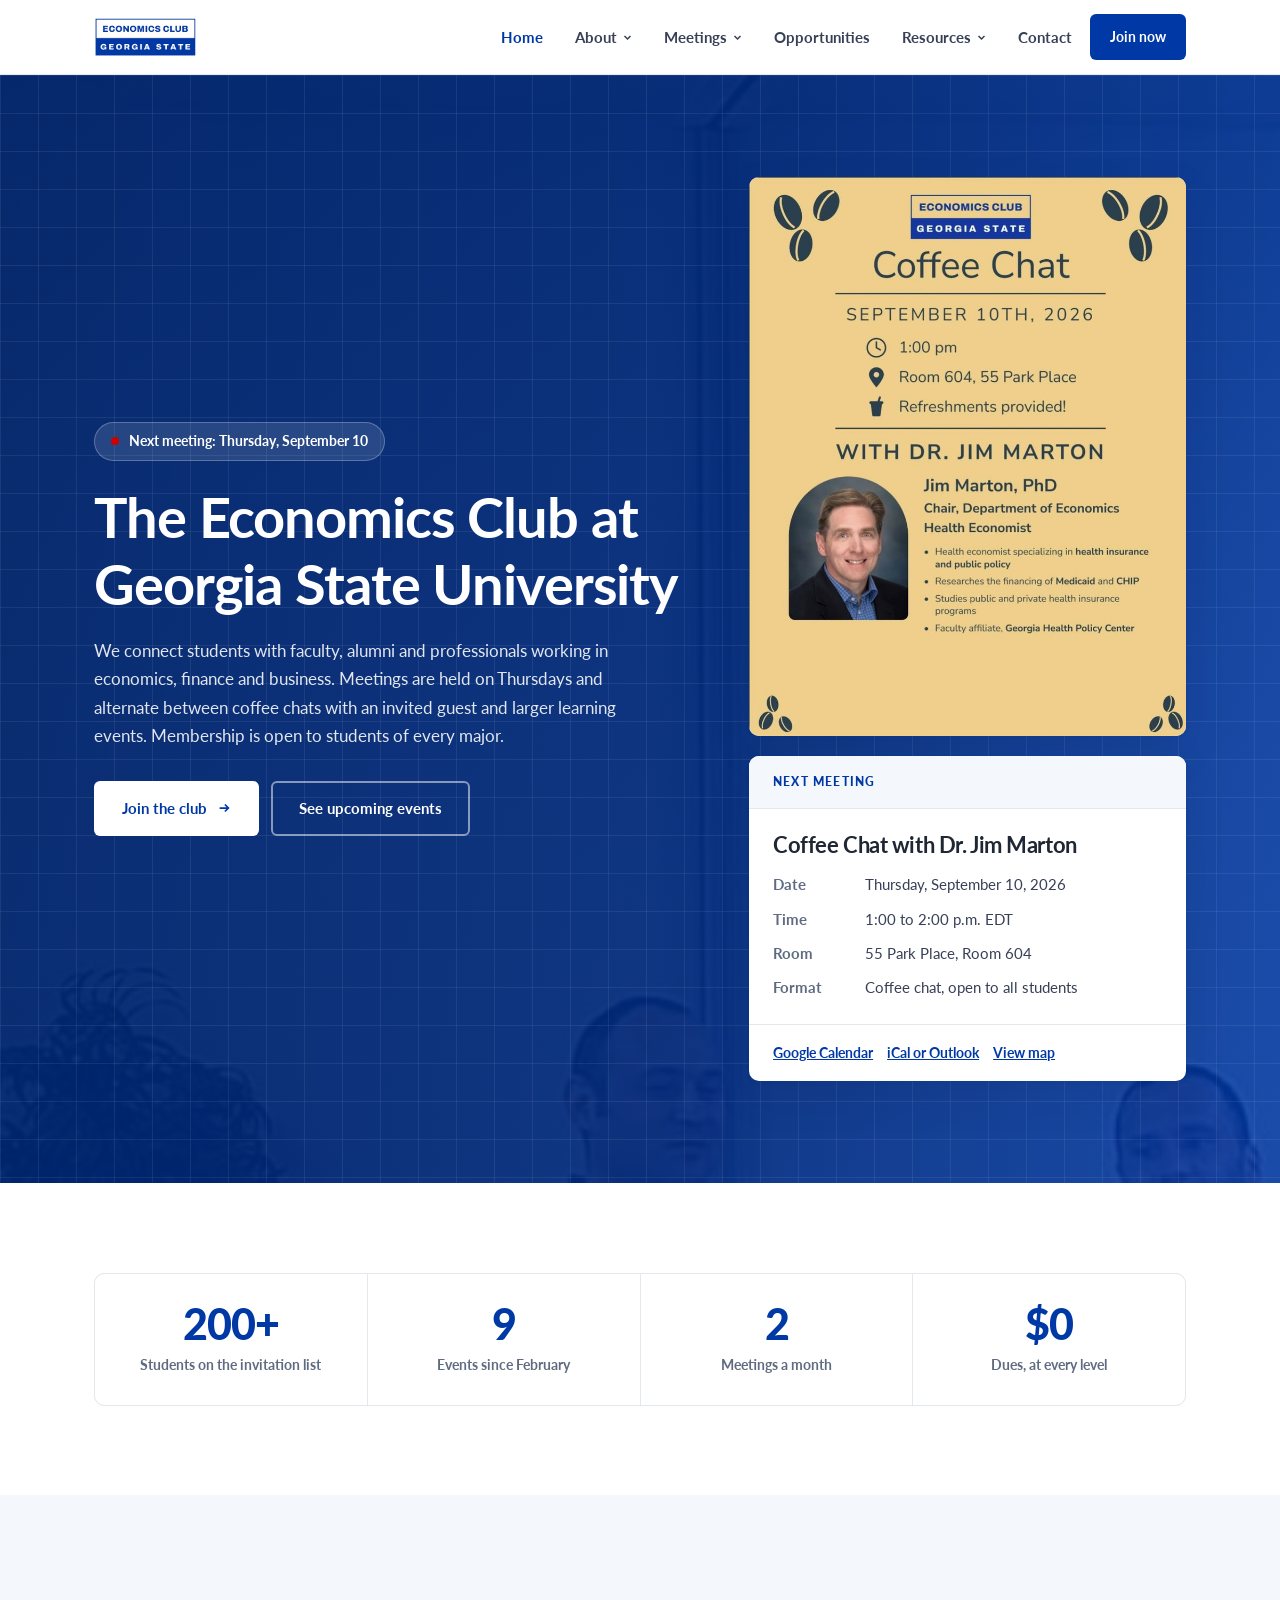
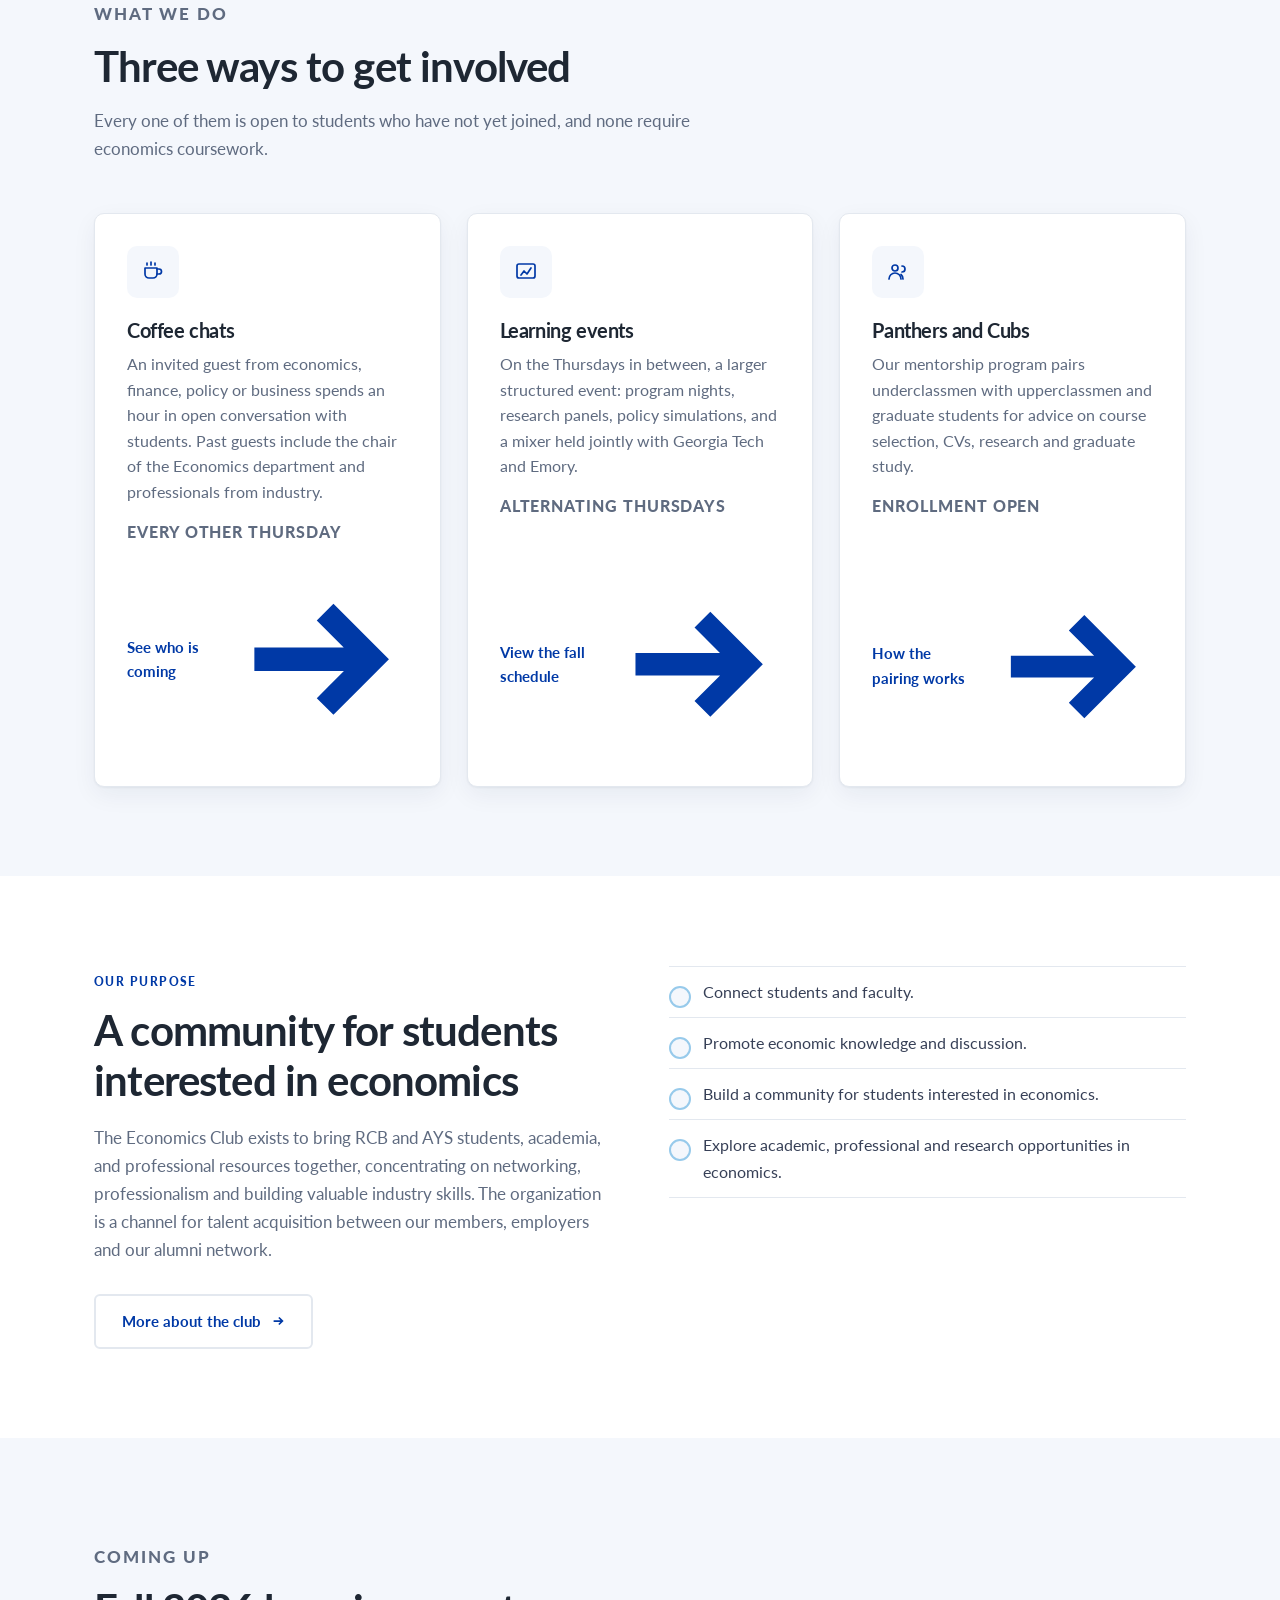
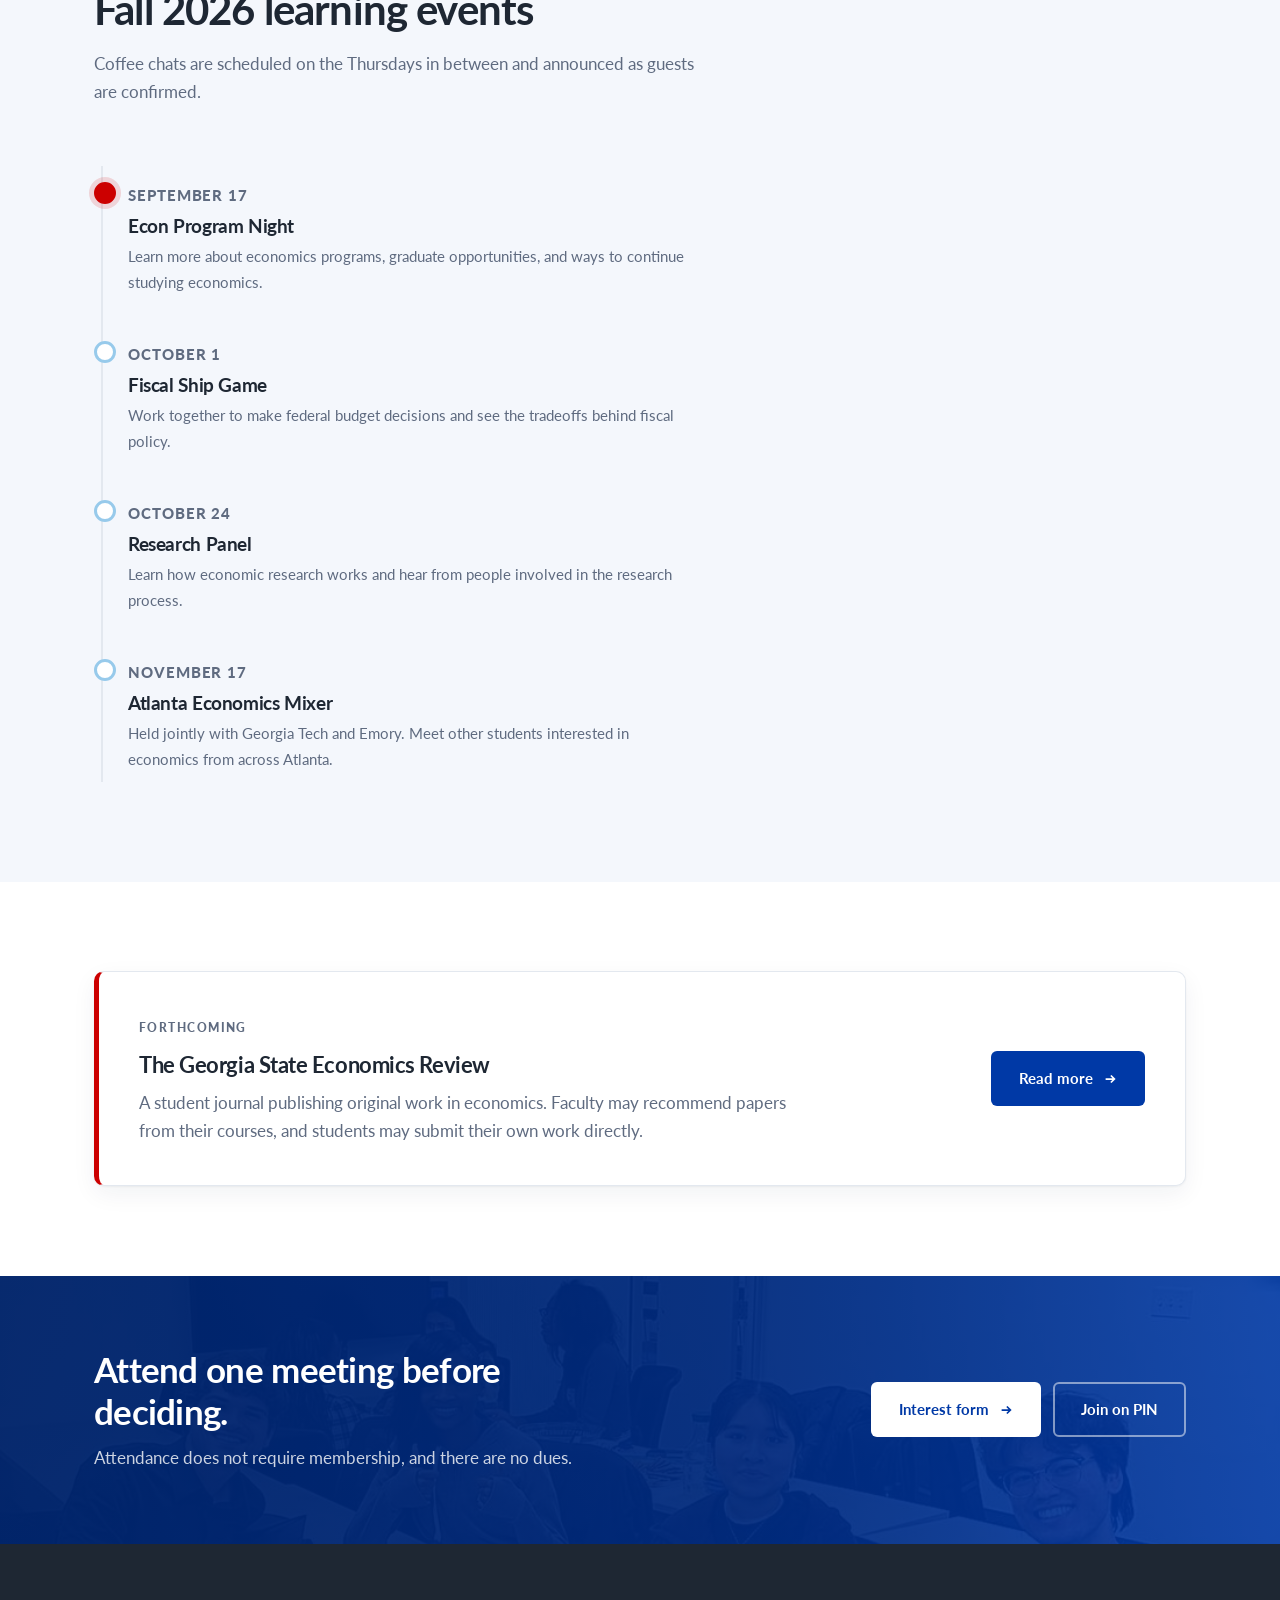
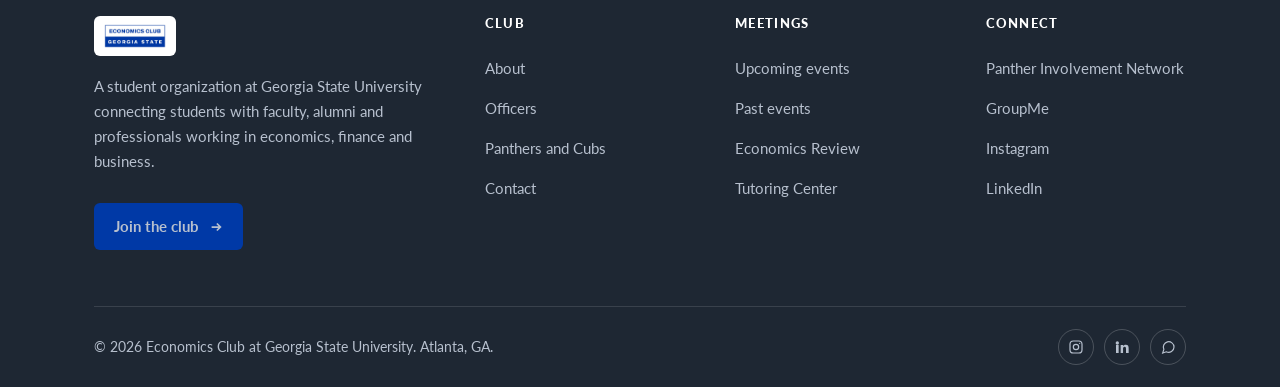
<file: index.html>
<!DOCTYPE html>
<html lang="en">
<head>
<meta charset="utf-8">
<meta name="viewport" content="width=device-width, initial-scale=1">
<title>Economics Club at Georgia State University</title>
<meta name="description" content="The Economics Club at Georgia State University. Thursday coffee chats with guests from economics, finance and business, alternating with learning events. Open to all majors.">
<link rel="preconnect" href="https://fonts.googleapis.com">
<link rel="preconnect" href="https://fonts.gstatic.com" crossorigin>
<link href="https://fonts.googleapis.com/css2?family=Lato:wght@400;700;900&display=swap" rel="stylesheet">
<link rel="stylesheet" href="styles.css">
<link rel="icon" href="[data-uri]">
</head>
<body>
<a class="skip" href="#main">Skip to content</a>
<header class="nav">
  <div class="wrap nav__inner">
    <a class="nav__brand" href="index.html"><img src="[data-uri]" alt="Economics Club, Georgia State University"></a>
    <button class="nav__toggle" type="button" aria-expanded="false">Menu</button>
    <nav class="nav__links">
        <a class="nav__link" href="index.html" aria-current="page">Home</a>
        <div class="nav__group">
          <button class="nav__link" type="button" aria-expanded="false">About <svg viewBox="0 0 12 12" fill="none" stroke="currentColor" stroke-width="2" aria-hidden="true"><path d="M2 4l4 4 4-4"/></svg></button>
          <div class="nav__menu">
            <a href="about.html"><b>About the Club</b><span>Purpose, structure and history</span></a>
            <a href="officers.html"><b>Officers</b><span>The executive board and advisor</span></a>
            <a href="mentorship.html"><b>Panthers and Cubs</b><span>Mentorship for underclassmen</span></a>
          </div>
        </div>
        <div class="nav__group">
          <button class="nav__link" type="button" aria-expanded="false">Meetings <svg viewBox="0 0 12 12" fill="none" stroke="currentColor" stroke-width="2" aria-hidden="true"><path d="M2 4l4 4 4-4"/></svg></button>
          <div class="nav__menu">
            <a href="events.html"><b>Upcoming Events</b><span>Next meeting and fall schedule</span></a>
            <a href="events.html#past"><b>Past Events</b><span>A record of recent meetings</span></a>
          </div>
        </div>
        <a class="nav__link" href="opportunities.html">Opportunities</a>
        <div class="nav__group">
          <button class="nav__link" type="button" aria-expanded="false">Resources <svg viewBox="0 0 12 12" fill="none" stroke="currentColor" stroke-width="2" aria-hidden="true"><path d="M2 4l4 4 4-4"/></svg></button>
          <div class="nav__menu">
            <a href="journal.html"><b>Economics Review</b><span>Our forthcoming student journal</span></a>
            <a href="join.html"><b>Join the Club</b><span>PIN, GroupMe and the interest form</span></a>
            <a href="https://success.students.gsu.edu/learning-tutoring-center/#ONLINE-TUTORING"><b>Tutoring Center</b><span>Free academic support at GSU</span></a>
          </div>
        </div>
        <a class="nav__link" href="contact.html">Contact</a>
      <a class="btn btn--primary btn--sm" href="join.html">Join now</a>
    </nav>
  </div>
</header>
<main id="main">
  <section class="hero" style="background-image:linear-gradient(100deg,rgba(0,36,107,.96) 0%,rgba(0,42,125,.93) 55%,rgba(0,57,166,.88) 100%),url([data-uri]);background-size:cover;background-position:center 35%;background-repeat:no-repeat">
    <div class="wrap hero__grid">
      <div>
        <p class="hero__flag"><i></i> Next meeting: Thursday, September 10</p>
        <h1>The Economics Club at Georgia State University</h1>
        <p class="hero__lede">We connect students with faculty, alumni and professionals working in economics, finance and business. Meetings are held on Thursdays and alternate between coffee chats with an invited guest and larger learning events. Membership is open to students of every major.</p>
        <div class="btn-row">
          <a class="btn btn--white" href="join.html">Join the club <svg viewBox="0 0 16 16" fill="none" stroke="currentColor" stroke-width="2" aria-hidden="true"><path d="M3 8h10M9 4l4 4-4 4"/></svg></a>
          <a class="btn btn--ghost" href="events.html">See upcoming events</a>
        </div>
      </div>
      <div class="hero__stack">
      <figure class="flyer">
        <img src="[data-uri]" alt="Coffee Chat with Dr. Jim Marton, September 10 2026 at 1:00 pm, Room 604, 55 Park Place. Refreshments provided.">
      </figure>
      <div class="mcard">
        <p class="mcard__top">Next meeting</p>
        <div class="mcard__body">
          <h3>Coffee Chat with Dr. Jim Marton</h3>
          <dl>
            <dt>Date</dt><dd>Thursday, September 10, 2026</dd>
            <dt>Time</dt><dd>1:00 to 2:00 p.m. EDT</dd>
            <dt>Room</dt><dd>55 Park Place, Room 604</dd>
            <dt>Format</dt><dd>Coffee chat, open to all students</dd>
          </dl>
        </div>
        <div class="mcard__foot">
          <a href="https://pin.gsu.edu/event/12666778/googlepublish">Google Calendar</a>
          <a href="https://pin.gsu.edu/event/12666778.ics">iCal or Outlook</a>
          <a href="https://www.google.com/maps/place/55%20Park%20Pl%20NE,%20Atlanta,%20Georgia">View map</a>
        </div>
      </div>
      </div>
    </div>
  </section>

  <section class="section">
    <div class="wrap">
      <div class="stats">
        <div class="stat"><b>200+</b><span>Students on the invitation list</span></div>
        <div class="stat"><b>9</b><span>Events since February</span></div>
        <div class="stat"><b>2</b><span>Meetings a month</span></div>
        <div class="stat"><b>$0</b><span>Dues, at every level</span></div>
      </div>
    </div>
  </section>

  <section class="section section--tint">
    <div class="wrap">
      <div class="h-block">
        <p class="eyebrow">What we do</p>
        <h2>Three ways to get involved</h2>
        <p>Every one of them is open to students who have not yet joined, and none require economics coursework.</p>
      </div>
      <div class="cards">
        <article class="card">
          <div class="card__icon"><svg viewBox="0 0 24 24" fill="none" stroke="currentColor" stroke-width="1.7" stroke-linecap="round" stroke-linejoin="round" aria-hidden="true"><path d="M4 8h12v6a4 4 0 01-4 4H8a4 4 0 01-4-4V8z"/><path d="M16 9h2a2.5 2.5 0 010 5h-2"/><path d="M6 3v2M10 2v3M14 3v2"/></svg></div>
          <h3>Coffee chats</h3>
          <p>An invited guest from economics, finance, policy or business spends an hour in open conversation with students. Past guests include the chair of the Economics department and professionals from industry.</p>
          <p class="card__meta">Every other Thursday</p>
          <a class="card__link" href="events.html">See who is coming <svg viewBox="0 0 16 16" fill="none" stroke="currentColor" stroke-width="2" aria-hidden="true"><path d="M3 8h10M9 4l4 4-4 4"/></svg></a>
        </article>
        <article class="card">
          <div class="card__icon"><svg viewBox="0 0 24 24" fill="none" stroke="currentColor" stroke-width="1.7" stroke-linecap="round" stroke-linejoin="round" aria-hidden="true"><rect x="3" y="4" width="18" height="14" rx="2"/><path d="M7 15l3-4 3 3 4-6"/></svg></div>
          <h3>Learning events</h3>
          <p>On the Thursdays in between, a larger structured event: program nights, research panels, policy simulations, and a mixer held jointly with Georgia Tech and Emory.</p>
          <p class="card__meta">Alternating Thursdays</p>
          <a class="card__link" href="events.html">View the fall schedule <svg viewBox="0 0 16 16" fill="none" stroke="currentColor" stroke-width="2" aria-hidden="true"><path d="M3 8h10M9 4l4 4-4 4"/></svg></a>
        </article>
        <article class="card">
          <div class="card__icon"><svg viewBox="0 0 24 24" fill="none" stroke="currentColor" stroke-width="1.7" stroke-linecap="round" stroke-linejoin="round" aria-hidden="true"><circle cx="9" cy="8" r="3"/><path d="M3 19a6 6 0 0112 0"/><path d="M16 6a3 3 0 010 6M17 19a6 6 0 00-2-4.5"/></svg></div>
          <h3>Panthers and Cubs</h3>
          <p>Our mentorship program pairs underclassmen with upperclassmen and graduate students for advice on course selection, CVs, research and graduate study.</p>
          <p class="card__meta">Enrollment open</p>
          <a class="card__link" href="mentorship.html">How the pairing works <svg viewBox="0 0 16 16" fill="none" stroke="currentColor" stroke-width="2" aria-hidden="true"><path d="M3 8h10M9 4l4 4-4 4"/></svg></a>
        </article>
      </div>
    </div>
  </section>

  <section class="section">
    <div class="wrap split">
      <div>
        <p class="eyebrow">Our purpose</p>
        <h2 style="font-size:clamp(1.8rem,3.4vw,2.6rem)">A community for students interested in economics</h2>
        <p style="margin-top:18px;color:var(--muted)">The Economics Club exists to bring RCB and AYS students, academia, and professional resources together, concentrating on networking, professionalism and building valuable industry skills. The organization is a channel for talent acquisition between our members, employers and our alumni network.</p>
        <div class="btn-row"><a class="btn btn--outline" href="about.html">More about the club <svg viewBox="0 0 16 16" fill="none" stroke="currentColor" stroke-width="2" aria-hidden="true"><path d="M3 8h10M9 4l4 4-4 4"/></svg></a></div>
      </div>
      <ul class="ticks">
        <li>Connect students and faculty.</li>
        <li>Promote economic knowledge and discussion.</li>
        <li>Build a community for students interested in economics.</li>
        <li>Explore academic, professional and research opportunities in economics.</li>
      </ul>
    </div>
  </section>

  <section class="section section--tint">
    <div class="wrap">
      <div class="h-block">
        <p class="eyebrow">Coming up</p>
        <h2>Fall 2026 learning events</h2>
        <p>Coffee chats are scheduled on the Thursdays in between and announced as guests are confirmed.</p>
      </div>
      <div class="timeline">
        <article class="tl tl--next"><p class="tl__date">September 17</p><h3>Econ Program Night</h3><p>Learn more about economics programs, graduate opportunities, and ways to continue studying economics.</p></article>
        <article class="tl"><p class="tl__date">October 1</p><h3>Fiscal Ship Game</h3><p>Work together to make federal budget decisions and see the tradeoffs behind fiscal policy.</p></article>
        <article class="tl"><p class="tl__date">October 24</p><h3>Research Panel</h3><p>Learn how economic research works and hear from people involved in the research process.</p></article>
        <article class="tl"><p class="tl__date">November 17</p><h3>Atlanta Economics Mixer</h3><p>Held jointly with Georgia Tech and Emory. Meet other students interested in economics from across Atlanta.</p></article>
      </div>
    </div>
  </section>


  <section class="section">
    <div class="wrap">
      <div class="panel panel--red">
        <div>
          <p class="eyebrow">Forthcoming</p>
          <h3>The Georgia State Economics Review</h3>
          <p>A student journal publishing original work in economics. Faculty may recommend papers from their courses, and students may submit their own work directly.</p>
        </div>
        <a class="btn btn--primary" href="journal.html">Read more <svg viewBox="0 0 16 16" fill="none" stroke="currentColor" stroke-width="2" aria-hidden="true"><path d="M3 8h10M9 4l4 4-4 4"/></svg></a>
      </div>
    </div>
  </section>
  <section class="cta" style="background-image:linear-gradient(90deg,rgba(0,36,107,.97) 0%,rgba(0,42,125,.95) 55%,rgba(0,57,166,.90) 100%),url([data-uri]);background-size:cover;background-position:center 35%;background-repeat:no-repeat">
    <div class="wrap">
      <div>
        <h2>Attend one meeting before deciding.</h2>
        <p>Attendance does not require membership, and there are no dues.</p>
      </div>
      <div class="btn-row" style="margin-top:0">
        <a class="btn btn--white" href="https://forms.cloud.microsoft/r/cCS9iw1YU4">Interest form <svg viewBox="0 0 16 16" fill="none" stroke="currentColor" stroke-width="2" aria-hidden="true"><path d="M3 8h10M9 4l4 4-4 4"/></svg></a>
        <a class="btn btn--ghost" href="https://pin.gsu.edu/actioncenter/organization/economics-club">Join on PIN</a>
      </div>
    </div>
  </section>

</main>
<footer class="foot">
  <div class="wrap">
    <div class="foot__grid">
      <div class="foot__brand">
        <img src="[data-uri]" alt="Economics Club, Georgia State University">
        <p>A student organization at Georgia State University connecting students with faculty, alumni and professionals working in economics, finance and business.</p>
        <div class="btn-row"><a class="btn btn--primary btn--sm" href="join.html">Join the club <svg viewBox="0 0 16 16" fill="none" stroke="currentColor" stroke-width="2" aria-hidden="true"><path d="M3 8h10M9 4l4 4-4 4"/></svg></a></div>
      </div>
      <div>
        <h4>Club</h4>
        <ul>
          <li><a href="about.html">About</a></li>
          <li><a href="officers.html">Officers</a></li>
          <li><a href="mentorship.html">Panthers and Cubs</a></li>
          <li><a href="contact.html">Contact</a></li>
        </ul>
      </div>
      <div>
        <h4>Meetings</h4>
        <ul>
          <li><a href="events.html">Upcoming events</a></li>
          <li><a href="events.html#past">Past events</a></li>
          <li><a href="journal.html">Economics Review</a></li>
          <li><a href="https://success.students.gsu.edu/learning-tutoring-center/#ONLINE-TUTORING">Tutoring Center</a></li>
        </ul>
      </div>
      <div>
        <h4>Connect</h4>
        <ul>
          <li><a href="https://pin.gsu.edu/actioncenter/organization/economics-club">Panther Involvement Network</a></li>
          <li><a href="https://groupme.com/join_group/97576354/ViAdK5QQ">GroupMe</a></li>
          <li><a href="https://instagram.com/econclubgsu">Instagram</a></li>
          <li><a href="https://www.linkedin.com/company/gsu-economics-club/">LinkedIn</a></li>
        </ul>
      </div>
    </div>
    <div class="foot__bar">
      <p>&copy; 2026 Economics Club at Georgia State University. Atlanta, GA.</p>
      <div class="foot__social">
        <a href="https://instagram.com/econclubgsu" aria-label="Instagram"><svg viewBox="0 0 24 24" fill="none" stroke="currentColor" stroke-width="1.8"><rect x="3" y="3" width="18" height="18" rx="5"/><circle cx="12" cy="12" r="4"/><circle cx="17.5" cy="6.5" r="1" fill="currentColor" stroke="none"/></svg></a>
        <a href="https://www.linkedin.com/company/gsu-economics-club/" aria-label="LinkedIn"><svg viewBox="0 0 24 24" fill="currentColor"><path d="M4.98 3.5a2.5 2.5 0 100 5 2.5 2.5 0 000-5zM3 9h4v12H3zM10 9h3.8v1.7h.05c.53-.95 1.83-1.95 3.77-1.95C21.4 8.75 22 11 22 14.1V21h-4v-6.1c0-1.45-.03-3.3-2.05-3.3-2.05 0-2.37 1.57-2.37 3.2V21h-3.6z"/></svg></a>
        <a href="https://groupme.com/join_group/97576354/ViAdK5QQ" aria-label="GroupMe"><svg viewBox="0 0 24 24" fill="none" stroke="currentColor" stroke-width="1.8"><path d="M21 12a8 8 0 01-11.5 7.2L4 21l1.8-5.4A8 8 0 1121 12z"/></svg></a>
      </div>
    </div>
  </div>
</footer>
<script src="script.js"></script>
</body>
</html>
</file>
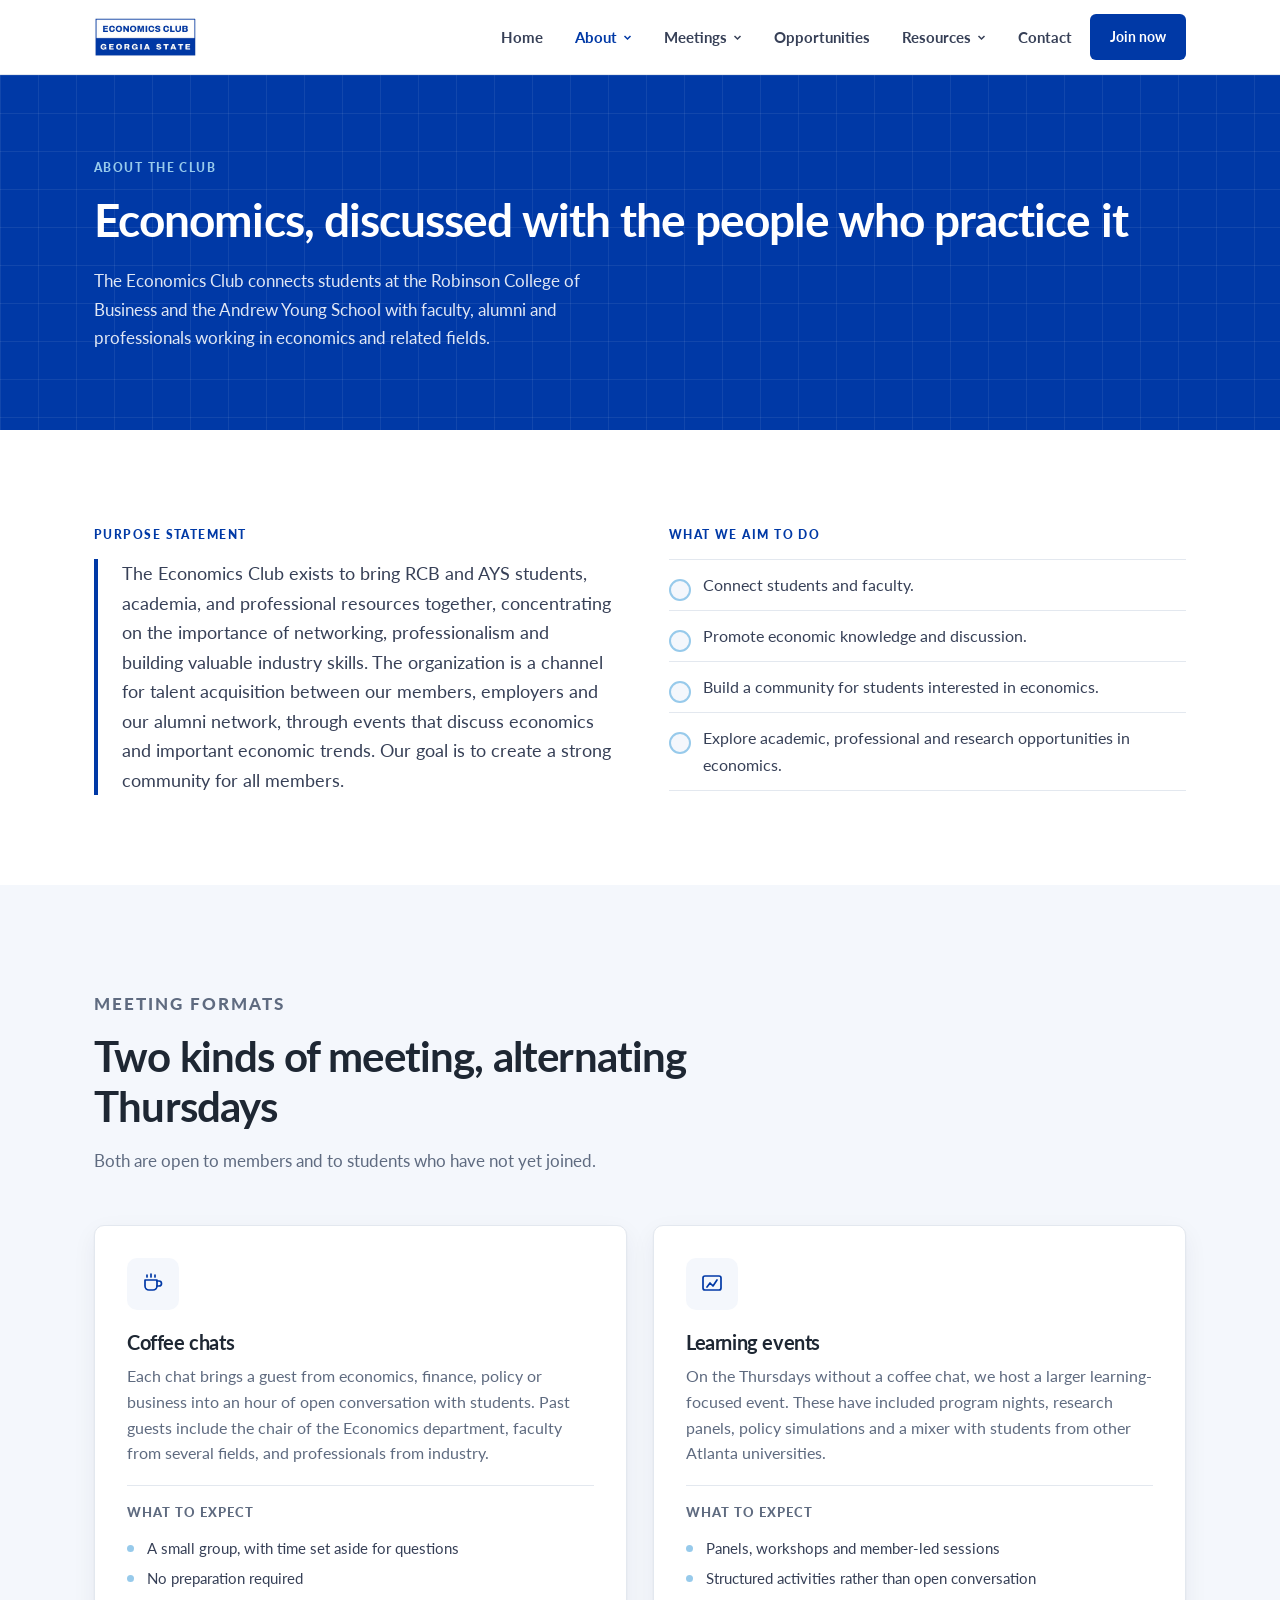
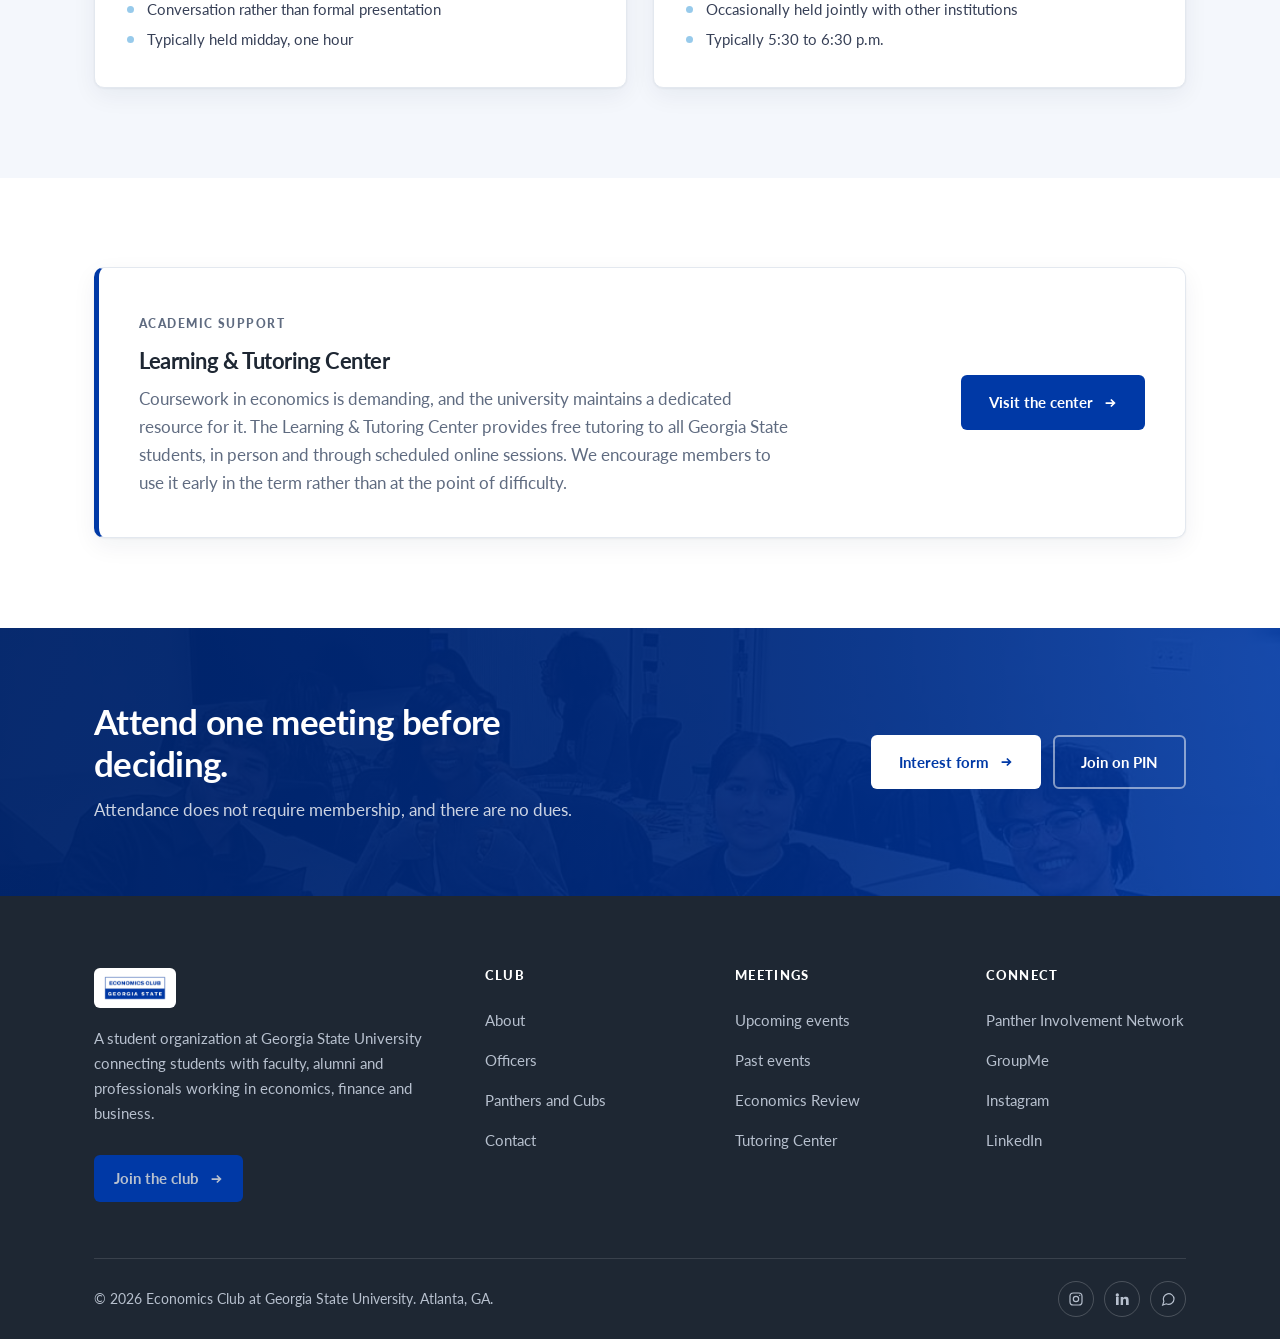
<file: about.html>
<!DOCTYPE html>
<html lang="en">
<head>
<meta charset="utf-8">
<meta name="viewport" content="width=device-width, initial-scale=1">
<title>About | Economics Club at Georgia State University</title>
<meta name="description" content="The purpose of the Economics Club at Georgia State University and the two meeting formats we alternate between.">
<link rel="preconnect" href="https://fonts.googleapis.com">
<link rel="preconnect" href="https://fonts.gstatic.com" crossorigin>
<link href="https://fonts.googleapis.com/css2?family=Lato:wght@400;700;900&display=swap" rel="stylesheet">
<link rel="stylesheet" href="styles.css">
<link rel="icon" href="[data-uri]">
</head>
<body>
<a class="skip" href="#main">Skip to content</a>
<header class="nav">
  <div class="wrap nav__inner">
    <a class="nav__brand" href="index.html"><img src="[data-uri]" alt="Economics Club, Georgia State University"></a>
    <button class="nav__toggle" type="button" aria-expanded="false">Menu</button>
    <nav class="nav__links">
        <a class="nav__link" href="index.html">Home</a>
        <div class="nav__group">
          <button class="nav__link" type="button" aria-expanded="false" aria-current="true">About <svg viewBox="0 0 12 12" fill="none" stroke="currentColor" stroke-width="2" aria-hidden="true"><path d="M2 4l4 4 4-4"/></svg></button>
          <div class="nav__menu">
            <a href="about.html"><b>About the Club</b><span>Purpose, structure and history</span></a>
            <a href="officers.html"><b>Officers</b><span>The executive board and advisor</span></a>
            <a href="mentorship.html"><b>Panthers and Cubs</b><span>Mentorship for underclassmen</span></a>
          </div>
        </div>
        <div class="nav__group">
          <button class="nav__link" type="button" aria-expanded="false">Meetings <svg viewBox="0 0 12 12" fill="none" stroke="currentColor" stroke-width="2" aria-hidden="true"><path d="M2 4l4 4 4-4"/></svg></button>
          <div class="nav__menu">
            <a href="events.html"><b>Upcoming Events</b><span>Next meeting and fall schedule</span></a>
            <a href="events.html#past"><b>Past Events</b><span>A record of recent meetings</span></a>
          </div>
        </div>
        <a class="nav__link" href="opportunities.html">Opportunities</a>
        <div class="nav__group">
          <button class="nav__link" type="button" aria-expanded="false">Resources <svg viewBox="0 0 12 12" fill="none" stroke="currentColor" stroke-width="2" aria-hidden="true"><path d="M2 4l4 4 4-4"/></svg></button>
          <div class="nav__menu">
            <a href="journal.html"><b>Economics Review</b><span>Our forthcoming student journal</span></a>
            <a href="join.html"><b>Join the Club</b><span>PIN, GroupMe and the interest form</span></a>
            <a href="https://success.students.gsu.edu/learning-tutoring-center/#ONLINE-TUTORING"><b>Tutoring Center</b><span>Free academic support at GSU</span></a>
          </div>
        </div>
        <a class="nav__link" href="contact.html">Contact</a>
      <a class="btn btn--primary btn--sm" href="join.html">Join now</a>
    </nav>
  </div>
</header>
<main id="main">
  <section class="hero hero--slim">
    <div class="wrap">
      <p class="eyebrow eyebrow--light">About the club</p>
      <h1>Economics, discussed with the people who practice it</h1>
      <p class="hero__lede">The Economics Club connects students at the Robinson College of Business and the Andrew Young School with faculty, alumni and professionals working in economics and related fields.</p>
    </div>
  </section>
  <section class="section">
    <div class="wrap split">
      <div>
        <p class="eyebrow">Purpose statement</p>
        <p class="quote">The Economics Club exists to bring RCB and AYS students, academia, and professional resources together, concentrating on the importance of networking, professionalism and building valuable industry skills. The organization is a channel for talent acquisition between our members, employers and our alumni network, through events that discuss economics and important economic trends. Our goal is to create a strong community for all members.</p>
      </div>
      <div>
        <p class="eyebrow">What we aim to do</p>
        <ul class="ticks">
          <li>Connect students and faculty.</li>
          <li>Promote economic knowledge and discussion.</li>
          <li>Build a community for students interested in economics.</li>
          <li>Explore academic, professional and research opportunities in economics.</li>
        </ul>
      </div>
    </div>
  </section>

  <section class="section section--tint">
    <div class="wrap">
      <div class="h-block">
        <p class="eyebrow">Meeting formats</p>
        <h2>Two kinds of meeting, alternating Thursdays</h2>
        <p>Both are open to members and to students who have not yet joined.</p>
      </div>
      <div class="cards cards--2">
        <article class="card">
          <div class="card__icon"><svg viewBox="0 0 24 24" fill="none" stroke="currentColor" stroke-width="1.7" stroke-linecap="round" stroke-linejoin="round" aria-hidden="true"><path d="M4 8h12v6a4 4 0 01-4 4H8a4 4 0 01-4-4V8z"/><path d="M16 9h2a2.5 2.5 0 010 5h-2"/><path d="M6 3v2M10 2v3M14 3v2"/></svg></div>
          <h3>Coffee chats</h3>
          <p>Each chat brings a guest from economics, finance, policy or business into an hour of open conversation with students. Past guests include the chair of the Economics department, faculty from several fields, and professionals from industry.</p>
          <div class="card__list">
            <b>What to expect</b>
            <ul>
              <li>A small group, with time set aside for questions</li>
              <li>No preparation required</li>
              <li>Conversation rather than formal presentation</li>
              <li>Typically held midday, one hour</li>
            </ul>
          </div>
        </article>
        <article class="card">
          <div class="card__icon"><svg viewBox="0 0 24 24" fill="none" stroke="currentColor" stroke-width="1.7" stroke-linecap="round" stroke-linejoin="round" aria-hidden="true"><rect x="3" y="4" width="18" height="14" rx="2"/><path d="M7 15l3-4 3 3 4-6"/></svg></div>
          <h3>Learning events</h3>
          <p>On the Thursdays without a coffee chat, we host a larger learning-focused event. These have included program nights, research panels, policy simulations and a mixer with students from other Atlanta universities.</p>
          <div class="card__list">
            <b>What to expect</b>
            <ul>
              <li>Panels, workshops and member-led sessions</li>
              <li>Structured activities rather than open conversation</li>
              <li>Occasionally held jointly with other institutions</li>
              <li>Typically 5:30 to 6:30 p.m.</li>
            </ul>
          </div>
        </article>
      </div>
    </div>
  </section>

  <section class="section">
    <div class="wrap">
      <div class="panel">
        <div>
          <p class="eyebrow">Academic support</p>
          <h3>Learning &amp; Tutoring Center</h3>
          <p>Coursework in economics is demanding, and the university maintains a dedicated resource for it. The Learning &amp; Tutoring Center provides free tutoring to all Georgia State students, in person and through scheduled online sessions. We encourage members to use it early in the term rather than at the point of difficulty.</p>
        </div>
        <a class="btn btn--primary" href="https://success.students.gsu.edu/learning-tutoring-center/#ONLINE-TUTORING">Visit the center <svg viewBox="0 0 16 16" fill="none" stroke="currentColor" stroke-width="2" aria-hidden="true"><path d="M3 8h10M9 4l4 4-4 4"/></svg></a>
      </div>
    </div>
  </section>
  <section class="cta" style="background-image:linear-gradient(90deg,rgba(0,36,107,.97) 0%,rgba(0,42,125,.95) 55%,rgba(0,57,166,.90) 100%),url([data-uri]);background-size:cover;background-position:center 35%;background-repeat:no-repeat">
    <div class="wrap">
      <div>
        <h2>Attend one meeting before deciding.</h2>
        <p>Attendance does not require membership, and there are no dues.</p>
      </div>
      <div class="btn-row" style="margin-top:0">
        <a class="btn btn--white" href="https://forms.cloud.microsoft/r/cCS9iw1YU4">Interest form <svg viewBox="0 0 16 16" fill="none" stroke="currentColor" stroke-width="2" aria-hidden="true"><path d="M3 8h10M9 4l4 4-4 4"/></svg></a>
        <a class="btn btn--ghost" href="https://pin.gsu.edu/actioncenter/organization/economics-club">Join on PIN</a>
      </div>
    </div>
  </section>

</main>
<footer class="foot">
  <div class="wrap">
    <div class="foot__grid">
      <div class="foot__brand">
        <img src="[data-uri]" alt="Economics Club, Georgia State University">
        <p>A student organization at Georgia State University connecting students with faculty, alumni and professionals working in economics, finance and business.</p>
        <div class="btn-row"><a class="btn btn--primary btn--sm" href="join.html">Join the club <svg viewBox="0 0 16 16" fill="none" stroke="currentColor" stroke-width="2" aria-hidden="true"><path d="M3 8h10M9 4l4 4-4 4"/></svg></a></div>
      </div>
      <div>
        <h4>Club</h4>
        <ul>
          <li><a href="about.html">About</a></li>
          <li><a href="officers.html">Officers</a></li>
          <li><a href="mentorship.html">Panthers and Cubs</a></li>
          <li><a href="contact.html">Contact</a></li>
        </ul>
      </div>
      <div>
        <h4>Meetings</h4>
        <ul>
          <li><a href="events.html">Upcoming events</a></li>
          <li><a href="events.html#past">Past events</a></li>
          <li><a href="journal.html">Economics Review</a></li>
          <li><a href="https://success.students.gsu.edu/learning-tutoring-center/#ONLINE-TUTORING">Tutoring Center</a></li>
        </ul>
      </div>
      <div>
        <h4>Connect</h4>
        <ul>
          <li><a href="https://pin.gsu.edu/actioncenter/organization/economics-club">Panther Involvement Network</a></li>
          <li><a href="https://groupme.com/join_group/97576354/ViAdK5QQ">GroupMe</a></li>
          <li><a href="https://instagram.com/econclubgsu">Instagram</a></li>
          <li><a href="https://www.linkedin.com/company/gsu-economics-club/">LinkedIn</a></li>
        </ul>
      </div>
    </div>
    <div class="foot__bar">
      <p>&copy; 2026 Economics Club at Georgia State University. Atlanta, GA.</p>
      <div class="foot__social">
        <a href="https://instagram.com/econclubgsu" aria-label="Instagram"><svg viewBox="0 0 24 24" fill="none" stroke="currentColor" stroke-width="1.8"><rect x="3" y="3" width="18" height="18" rx="5"/><circle cx="12" cy="12" r="4"/><circle cx="17.5" cy="6.5" r="1" fill="currentColor" stroke="none"/></svg></a>
        <a href="https://www.linkedin.com/company/gsu-economics-club/" aria-label="LinkedIn"><svg viewBox="0 0 24 24" fill="currentColor"><path d="M4.98 3.5a2.5 2.5 0 100 5 2.5 2.5 0 000-5zM3 9h4v12H3zM10 9h3.8v1.7h.05c.53-.95 1.83-1.95 3.77-1.95C21.4 8.75 22 11 22 14.1V21h-4v-6.1c0-1.45-.03-3.3-2.05-3.3-2.05 0-2.37 1.57-2.37 3.2V21h-3.6z"/></svg></a>
        <a href="https://groupme.com/join_group/97576354/ViAdK5QQ" aria-label="GroupMe"><svg viewBox="0 0 24 24" fill="none" stroke="currentColor" stroke-width="1.8"><path d="M21 12a8 8 0 01-11.5 7.2L4 21l1.8-5.4A8 8 0 1121 12z"/></svg></a>
      </div>
    </div>
  </div>
</footer>
<script src="script.js"></script>
</body>
</html>
</file>
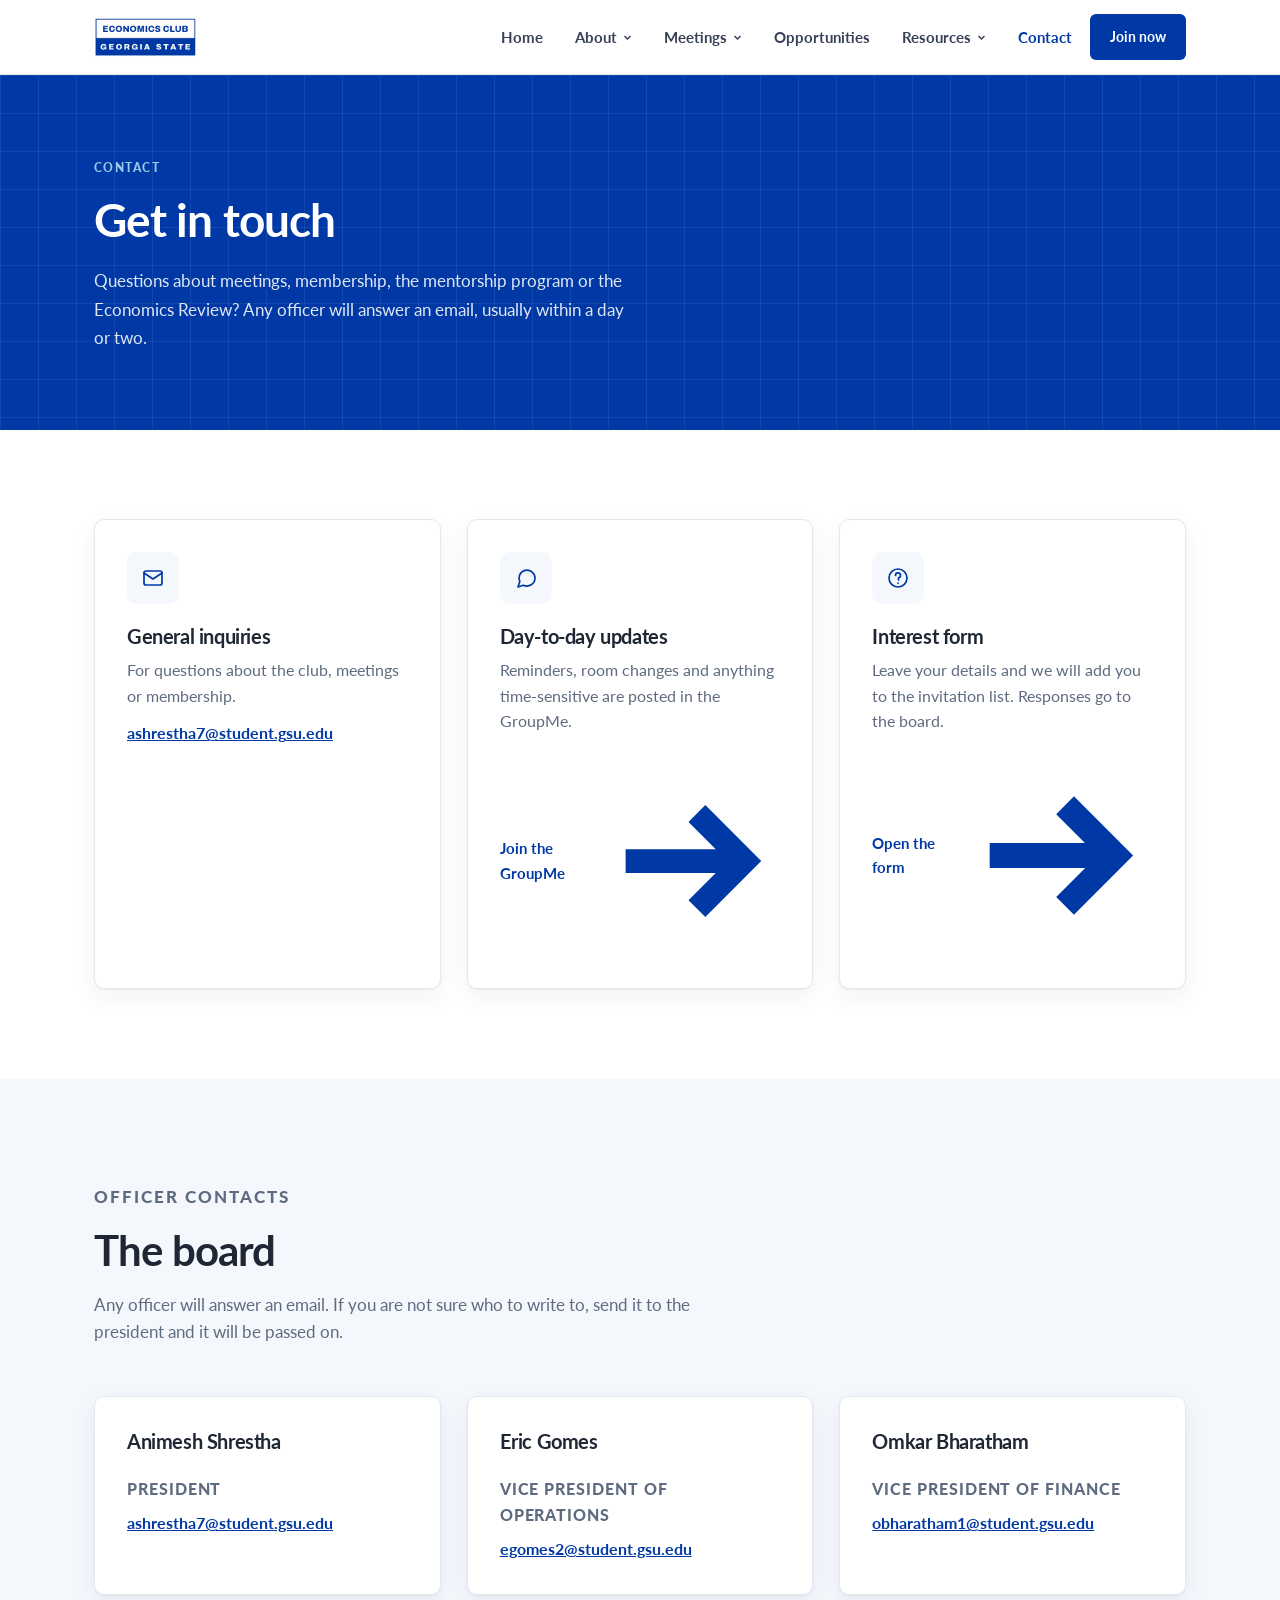
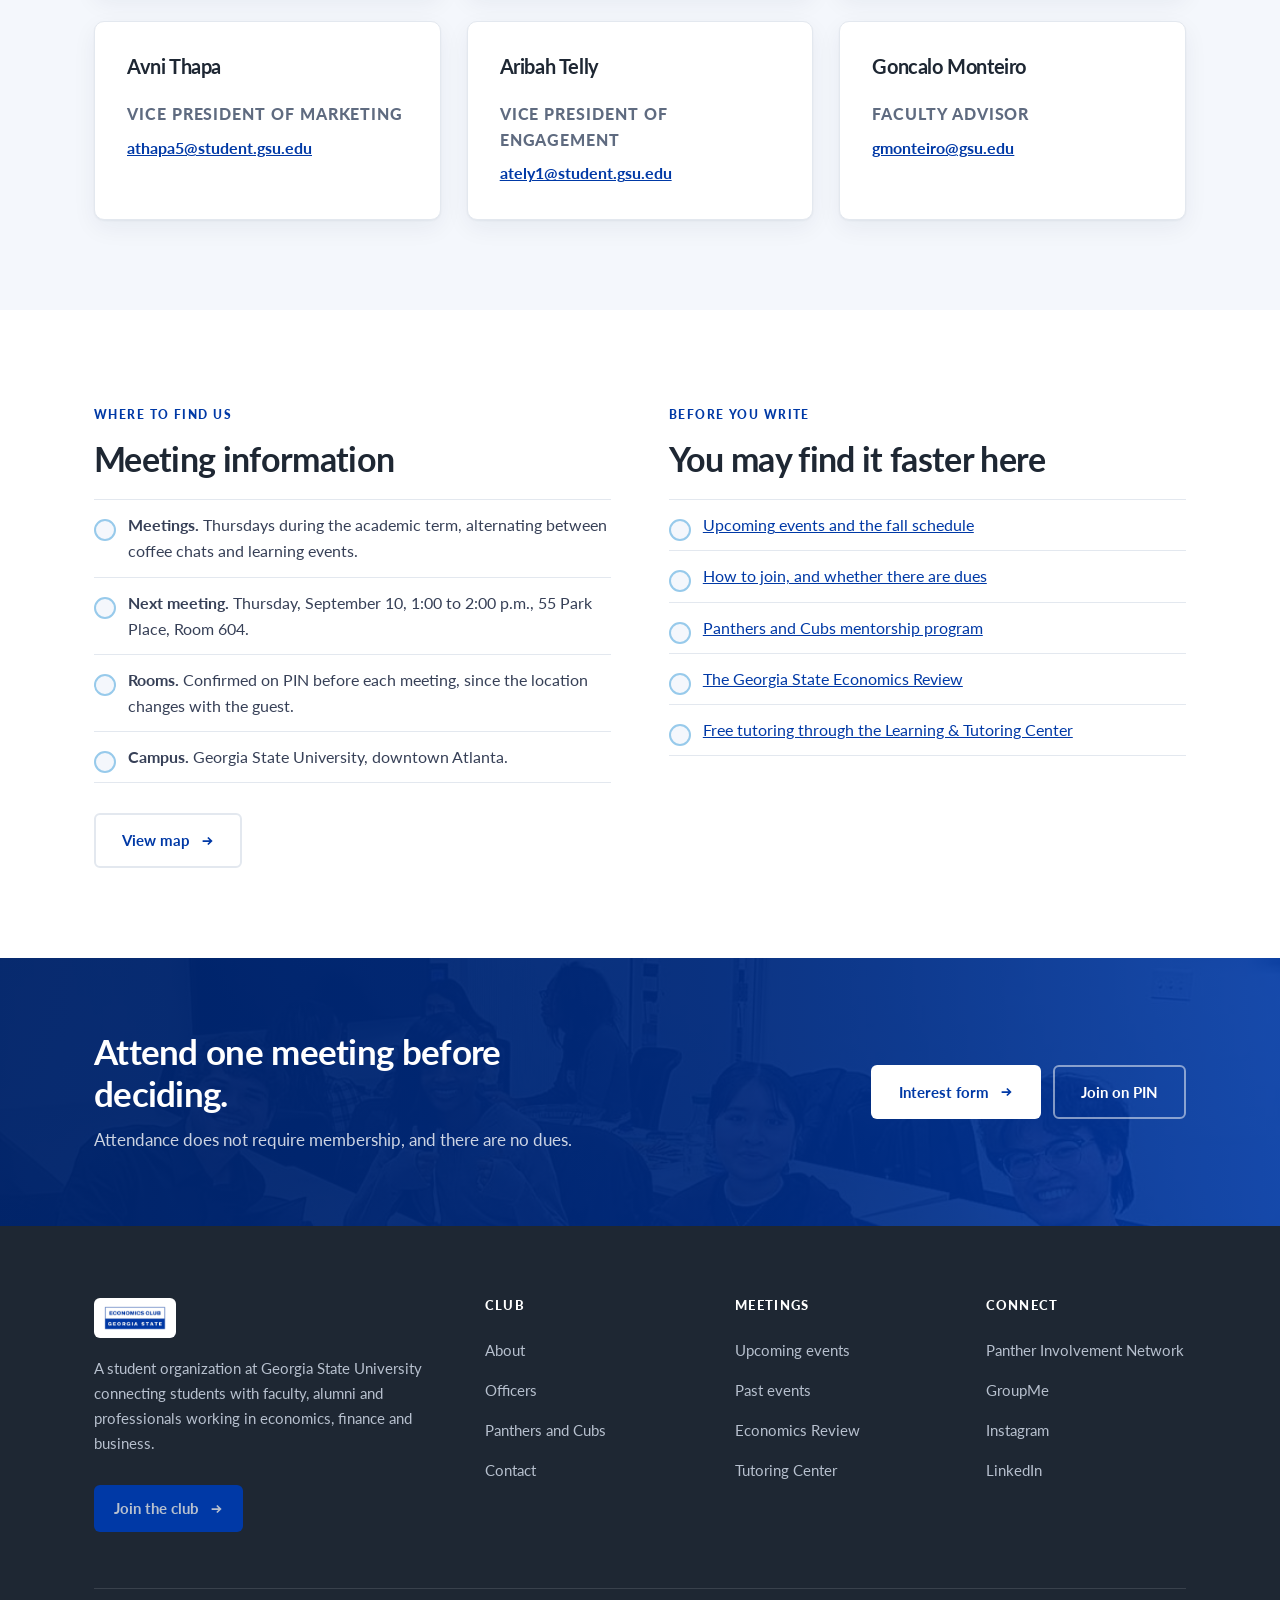
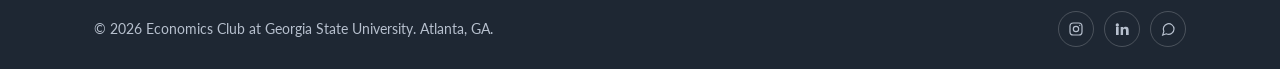
<file: contact.html>
<!DOCTYPE html>
<html lang="en">
<head>
<meta charset="utf-8">
<meta name="viewport" content="width=device-width, initial-scale=1">
<title>Contact | Economics Club at Georgia State University</title>
<meta name="description" content="Contact the officers of the Economics Club at Georgia State University.">
<link rel="preconnect" href="https://fonts.googleapis.com">
<link rel="preconnect" href="https://fonts.gstatic.com" crossorigin>
<link href="https://fonts.googleapis.com/css2?family=Lato:wght@400;700;900&display=swap" rel="stylesheet">
<link rel="stylesheet" href="styles.css">
<link rel="icon" href="[data-uri]">
</head>
<body>
<a class="skip" href="#main">Skip to content</a>
<header class="nav">
  <div class="wrap nav__inner">
    <a class="nav__brand" href="index.html"><img src="[data-uri]" alt="Economics Club, Georgia State University"></a>
    <button class="nav__toggle" type="button" aria-expanded="false">Menu</button>
    <nav class="nav__links">
        <a class="nav__link" href="index.html">Home</a>
        <div class="nav__group">
          <button class="nav__link" type="button" aria-expanded="false">About <svg viewBox="0 0 12 12" fill="none" stroke="currentColor" stroke-width="2" aria-hidden="true"><path d="M2 4l4 4 4-4"/></svg></button>
          <div class="nav__menu">
            <a href="about.html"><b>About the Club</b><span>Purpose, structure and history</span></a>
            <a href="officers.html"><b>Officers</b><span>The executive board and advisor</span></a>
            <a href="mentorship.html"><b>Panthers and Cubs</b><span>Mentorship for underclassmen</span></a>
          </div>
        </div>
        <div class="nav__group">
          <button class="nav__link" type="button" aria-expanded="false">Meetings <svg viewBox="0 0 12 12" fill="none" stroke="currentColor" stroke-width="2" aria-hidden="true"><path d="M2 4l4 4 4-4"/></svg></button>
          <div class="nav__menu">
            <a href="events.html"><b>Upcoming Events</b><span>Next meeting and fall schedule</span></a>
            <a href="events.html#past"><b>Past Events</b><span>A record of recent meetings</span></a>
          </div>
        </div>
        <a class="nav__link" href="opportunities.html">Opportunities</a>
        <div class="nav__group">
          <button class="nav__link" type="button" aria-expanded="false">Resources <svg viewBox="0 0 12 12" fill="none" stroke="currentColor" stroke-width="2" aria-hidden="true"><path d="M2 4l4 4 4-4"/></svg></button>
          <div class="nav__menu">
            <a href="journal.html"><b>Economics Review</b><span>Our forthcoming student journal</span></a>
            <a href="join.html"><b>Join the Club</b><span>PIN, GroupMe and the interest form</span></a>
            <a href="https://success.students.gsu.edu/learning-tutoring-center/#ONLINE-TUTORING"><b>Tutoring Center</b><span>Free academic support at GSU</span></a>
          </div>
        </div>
        <a class="nav__link" href="contact.html" aria-current="page">Contact</a>
      <a class="btn btn--primary btn--sm" href="join.html">Join now</a>
    </nav>
  </div>
</header>
<main id="main">
  <section class="hero hero--slim">
    <div class="wrap">
      <p class="eyebrow eyebrow--light">Contact</p>
      <h1>Get in touch</h1>
      <p class="hero__lede">Questions about meetings, membership, the mentorship program or the Economics Review? Any officer will answer an email, usually within a day or two.</p>
    </div>
  </section>
  <section class="section">
    <div class="wrap">
      <div class="cards">
        <article class="card">
          <div class="card__icon"><svg viewBox="0 0 24 24" fill="none" stroke="currentColor" stroke-width="1.7" stroke-linecap="round" stroke-linejoin="round" aria-hidden="true"><rect x="3" y="5" width="18" height="14" rx="2"/><path d="M3 7l9 6 9-6"/></svg></div>
          <h3>General inquiries</h3>
          <p>For questions about the club, meetings or membership.</p>
          <p class="card__mail"><a href="mailto:ashrestha7@student.gsu.edu">ashrestha7@student.gsu.edu</a></p>
        </article>
        <article class="card">
          <div class="card__icon"><svg viewBox="0 0 24 24" fill="none" stroke="currentColor" stroke-width="1.7" stroke-linecap="round" stroke-linejoin="round" aria-hidden="true"><path d="M21 12a8 8 0 01-11.5 7.2L4 21l1.8-5.4A8 8 0 1121 12z"/></svg></div>
          <h3>Day-to-day updates</h3>
          <p>Reminders, room changes and anything time-sensitive are posted in the GroupMe.</p>
          <a class="card__link" href="https://groupme.com/join_group/97576354/ViAdK5QQ">Join the GroupMe <svg viewBox="0 0 16 16" fill="none" stroke="currentColor" stroke-width="2" aria-hidden="true"><path d="M3 8h10M9 4l4 4-4 4"/></svg></a>
        </article>
        <article class="card">
          <div class="card__icon"><svg viewBox="0 0 24 24" fill="none" stroke="currentColor" stroke-width="1.7" stroke-linecap="round" stroke-linejoin="round" aria-hidden="true"><circle cx="12" cy="12" r="9"/><path d="M9.5 9.5a2.5 2.5 0 113 2.4V14"/><path d="M12 17.2v.1"/></svg></div>
          <h3>Interest form</h3>
          <p>Leave your details and we will add you to the invitation list. Responses go to the board.</p>
          <a class="card__link" href="https://forms.cloud.microsoft/r/cCS9iw1YU4">Open the form <svg viewBox="0 0 16 16" fill="none" stroke="currentColor" stroke-width="2" aria-hidden="true"><path d="M3 8h10M9 4l4 4-4 4"/></svg></a>
        </article>
      </div>
    </div>
  </section>

  <section class="section section--tint">
    <div class="wrap">
      <div class="h-block">
        <p class="eyebrow">Officer contacts</p>
        <h2>The board</h2>
        <p>Any officer will answer an email. If you are not sure who to write to, send it to the president and it will be passed on.</p>
      </div>
      <div class="cards">
        <article class="card">
          <h3>Animesh Shrestha</h3>
          <p class="card__meta">President</p>
          <p class="card__mail"><a href="mailto:ashrestha7@student.gsu.edu">ashrestha7@student.gsu.edu</a></p>
        </article>
        <article class="card">
          <h3>Eric Gomes</h3>
          <p class="card__meta">Vice President of Operations</p>
          <p class="card__mail"><a href="mailto:egomes2@student.gsu.edu">egomes2@student.gsu.edu</a></p>
        </article>
        <article class="card">
          <h3>Omkar Bharatham</h3>
          <p class="card__meta">Vice President of Finance</p>
          <p class="card__mail"><a href="mailto:obharatham1@student.gsu.edu">obharatham1@student.gsu.edu</a></p>
        </article>
        <article class="card">
          <h3>Avni Thapa</h3>
          <p class="card__meta">Vice President of Marketing</p>
          <p class="card__mail"><a href="mailto:athapa5@student.gsu.edu">athapa5@student.gsu.edu</a></p>
        </article>
        <article class="card">
          <h3>Aribah Telly</h3>
          <p class="card__meta">Vice President of Engagement</p>
          <p class="card__mail"><a href="mailto:ately1@student.gsu.edu">ately1@student.gsu.edu</a></p>
        </article>
        <article class="card">
          <h3>Goncalo Monteiro</h3>
          <p class="card__meta">Faculty advisor</p>
          <p class="card__mail"><a href="mailto:gmonteiro@gsu.edu">gmonteiro@gsu.edu</a></p>
        </article>
      </div>
    </div>
  </section>

  <section class="section">
    <div class="wrap split">
      <div>
        <p class="eyebrow">Where to find us</p>
        <h2 style="font-size:clamp(1.6rem,3vw,2.1rem)">Meeting information</h2>
        <ul class="ticks" style="margin-top:20px">
          <li><b>Meetings.</b> Thursdays during the academic term, alternating between coffee chats and learning events.</li>
          <li><b>Next meeting.</b> Thursday, September 10, 1:00 to 2:00 p.m., 55 Park Place, Room 604.</li>
          <li><b>Rooms.</b> Confirmed on PIN before each meeting, since the location changes with the guest.</li>
          <li><b>Campus.</b> Georgia State University, downtown Atlanta.</li>
        </ul>
        <div class="btn-row"><a class="btn btn--outline" href="https://www.google.com/maps/place/55%20Park%20Pl%20NE,%20Atlanta,%20Georgia">View map <svg viewBox="0 0 16 16" fill="none" stroke="currentColor" stroke-width="2" aria-hidden="true"><path d="M3 8h10M9 4l4 4-4 4"/></svg></a></div>
      </div>
      <div>
        <p class="eyebrow">Before you write</p>
        <h2 style="font-size:clamp(1.6rem,3vw,2.1rem)">You may find it faster here</h2>
        <ul class="ticks" style="margin-top:20px">
          <li><a href="events.html">Upcoming events and the fall schedule</a></li>
          <li><a href="join.html">How to join, and whether there are dues</a></li>
          <li><a href="mentorship.html">Panthers and Cubs mentorship program</a></li>
          <li><a href="journal.html">The Georgia State Economics Review</a></li>
          <li><a href="https://success.students.gsu.edu/learning-tutoring-center/#ONLINE-TUTORING">Free tutoring through the Learning &amp; Tutoring Center</a></li>
        </ul>
      </div>
    </div>
  </section>
  <section class="cta" style="background-image:linear-gradient(90deg,rgba(0,36,107,.97) 0%,rgba(0,42,125,.95) 55%,rgba(0,57,166,.90) 100%),url([data-uri]);background-size:cover;background-position:center 35%;background-repeat:no-repeat">
    <div class="wrap">
      <div>
        <h2>Attend one meeting before deciding.</h2>
        <p>Attendance does not require membership, and there are no dues.</p>
      </div>
      <div class="btn-row" style="margin-top:0">
        <a class="btn btn--white" href="https://forms.cloud.microsoft/r/cCS9iw1YU4">Interest form <svg viewBox="0 0 16 16" fill="none" stroke="currentColor" stroke-width="2" aria-hidden="true"><path d="M3 8h10M9 4l4 4-4 4"/></svg></a>
        <a class="btn btn--ghost" href="https://pin.gsu.edu/actioncenter/organization/economics-club">Join on PIN</a>
      </div>
    </div>
  </section>

</main>
<footer class="foot">
  <div class="wrap">
    <div class="foot__grid">
      <div class="foot__brand">
        <img src="[data-uri]" alt="Economics Club, Georgia State University">
        <p>A student organization at Georgia State University connecting students with faculty, alumni and professionals working in economics, finance and business.</p>
        <div class="btn-row"><a class="btn btn--primary btn--sm" href="join.html">Join the club <svg viewBox="0 0 16 16" fill="none" stroke="currentColor" stroke-width="2" aria-hidden="true"><path d="M3 8h10M9 4l4 4-4 4"/></svg></a></div>
      </div>
      <div>
        <h4>Club</h4>
        <ul>
          <li><a href="about.html">About</a></li>
          <li><a href="officers.html">Officers</a></li>
          <li><a href="mentorship.html">Panthers and Cubs</a></li>
          <li><a href="contact.html">Contact</a></li>
        </ul>
      </div>
      <div>
        <h4>Meetings</h4>
        <ul>
          <li><a href="events.html">Upcoming events</a></li>
          <li><a href="events.html#past">Past events</a></li>
          <li><a href="journal.html">Economics Review</a></li>
          <li><a href="https://success.students.gsu.edu/learning-tutoring-center/#ONLINE-TUTORING">Tutoring Center</a></li>
        </ul>
      </div>
      <div>
        <h4>Connect</h4>
        <ul>
          <li><a href="https://pin.gsu.edu/actioncenter/organization/economics-club">Panther Involvement Network</a></li>
          <li><a href="https://groupme.com/join_group/97576354/ViAdK5QQ">GroupMe</a></li>
          <li><a href="https://instagram.com/econclubgsu">Instagram</a></li>
          <li><a href="https://www.linkedin.com/company/gsu-economics-club/">LinkedIn</a></li>
        </ul>
      </div>
    </div>
    <div class="foot__bar">
      <p>&copy; 2026 Economics Club at Georgia State University. Atlanta, GA.</p>
      <div class="foot__social">
        <a href="https://instagram.com/econclubgsu" aria-label="Instagram"><svg viewBox="0 0 24 24" fill="none" stroke="currentColor" stroke-width="1.8"><rect x="3" y="3" width="18" height="18" rx="5"/><circle cx="12" cy="12" r="4"/><circle cx="17.5" cy="6.5" r="1" fill="currentColor" stroke="none"/></svg></a>
        <a href="https://www.linkedin.com/company/gsu-economics-club/" aria-label="LinkedIn"><svg viewBox="0 0 24 24" fill="currentColor"><path d="M4.98 3.5a2.5 2.5 0 100 5 2.5 2.5 0 000-5zM3 9h4v12H3zM10 9h3.8v1.7h.05c.53-.95 1.83-1.95 3.77-1.95C21.4 8.75 22 11 22 14.1V21h-4v-6.1c0-1.45-.03-3.3-2.05-3.3-2.05 0-2.37 1.57-2.37 3.2V21h-3.6z"/></svg></a>
        <a href="https://groupme.com/join_group/97576354/ViAdK5QQ" aria-label="GroupMe"><svg viewBox="0 0 24 24" fill="none" stroke="currentColor" stroke-width="1.8"><path d="M21 12a8 8 0 01-11.5 7.2L4 21l1.8-5.4A8 8 0 1121 12z"/></svg></a>
      </div>
    </div>
  </div>
</footer>
<script src="script.js"></script>
</body>
</html>
</file>
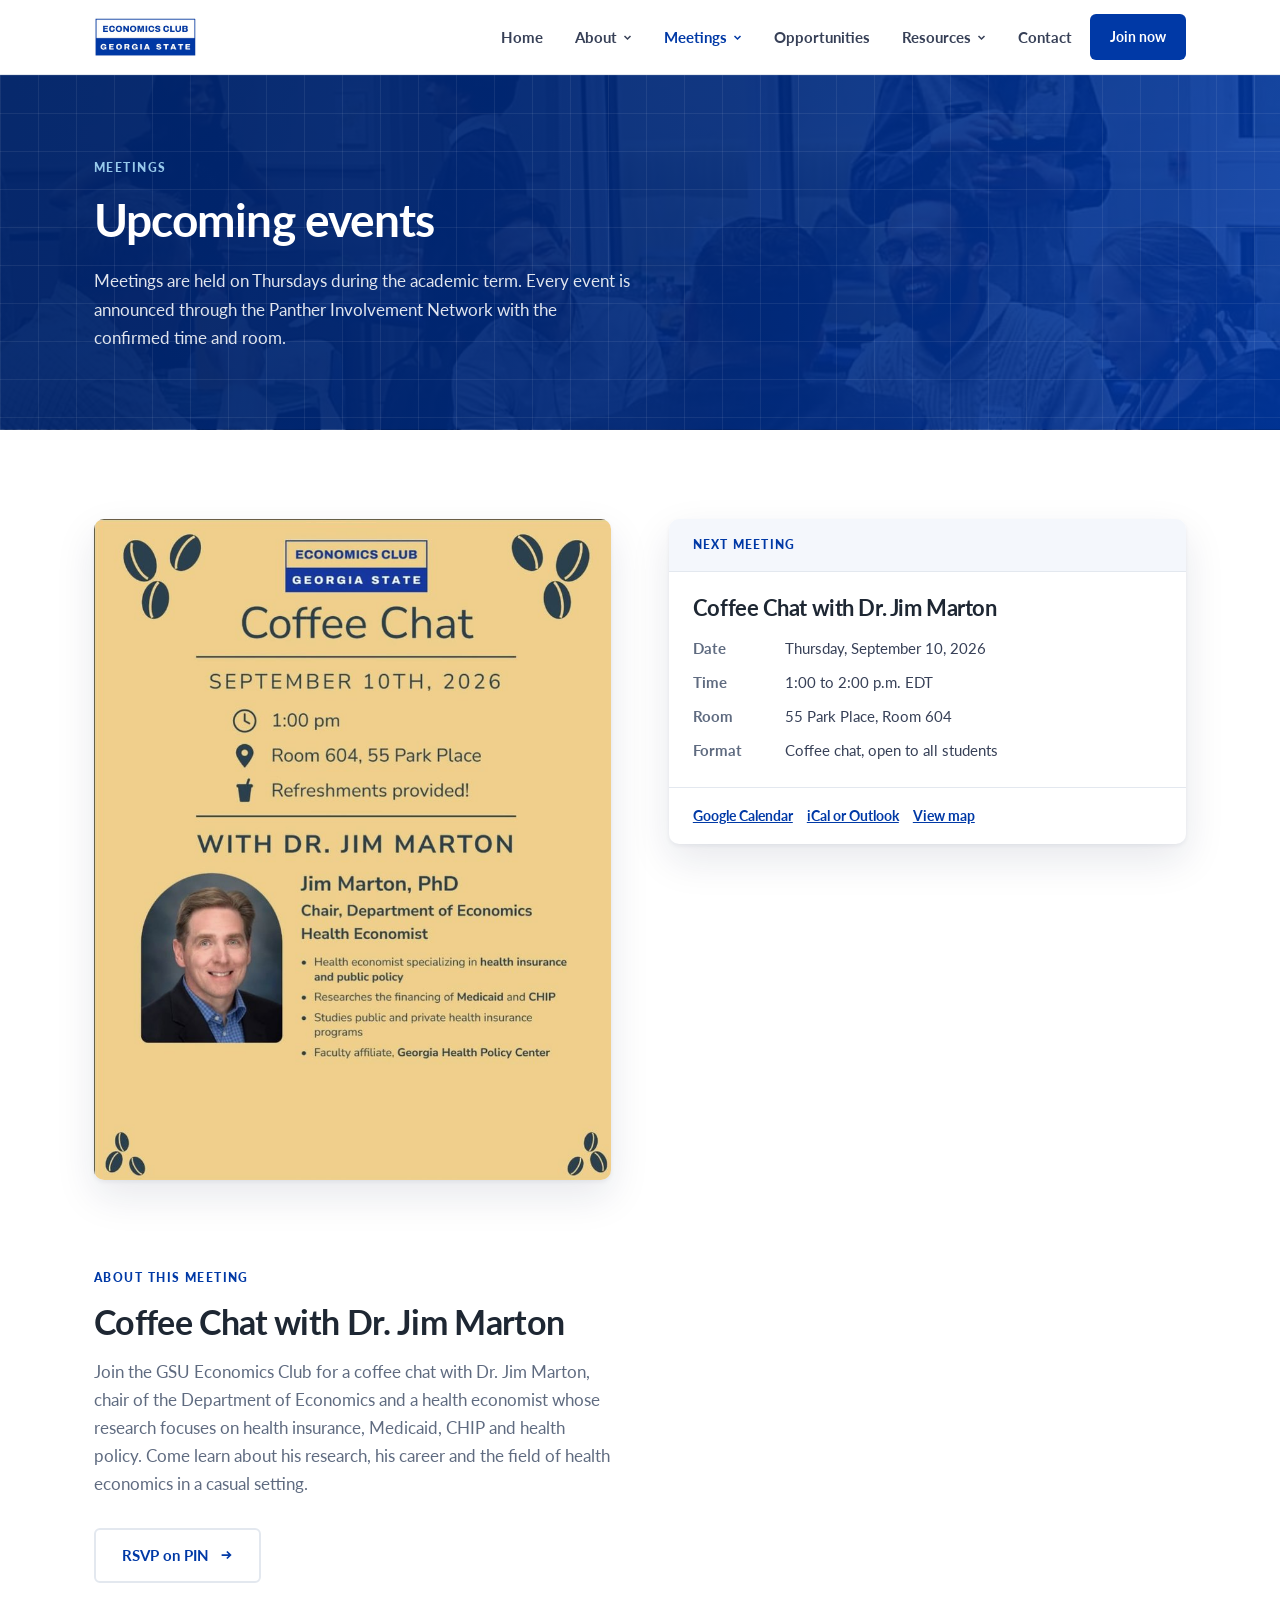
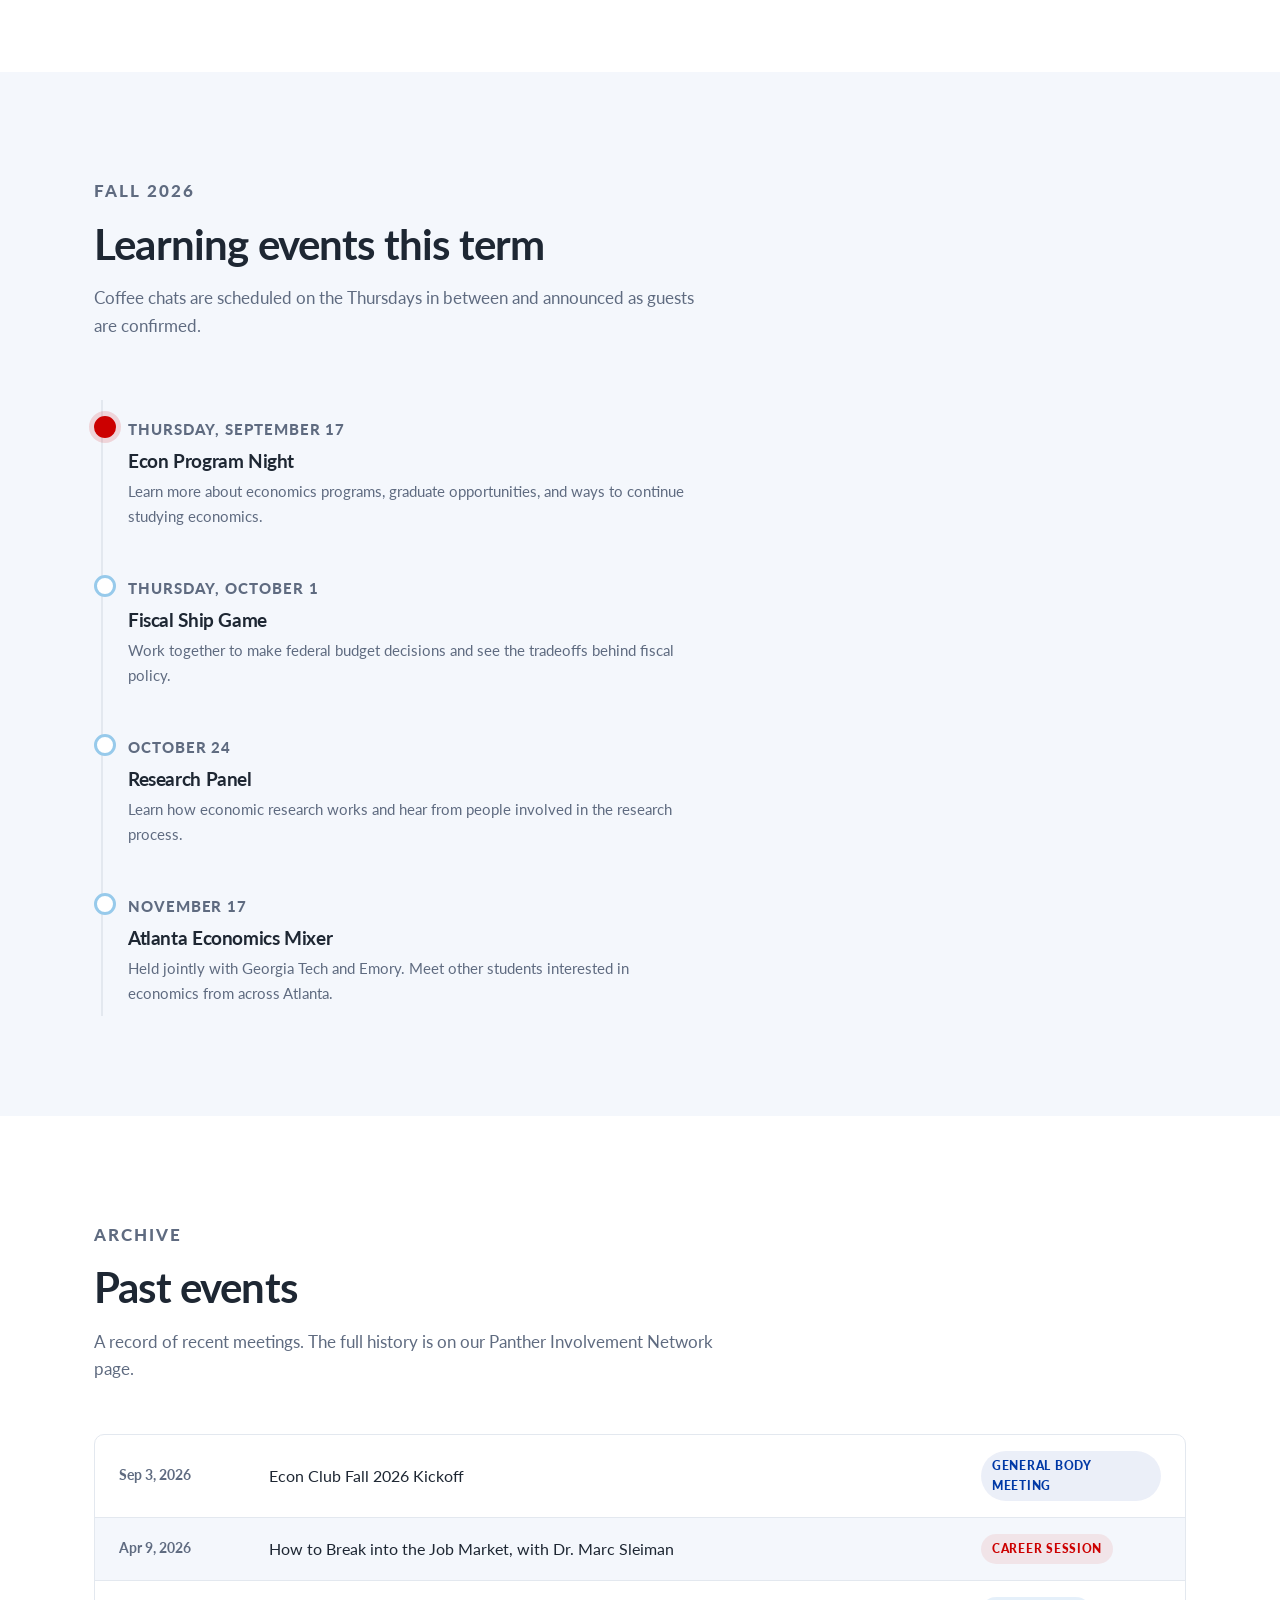
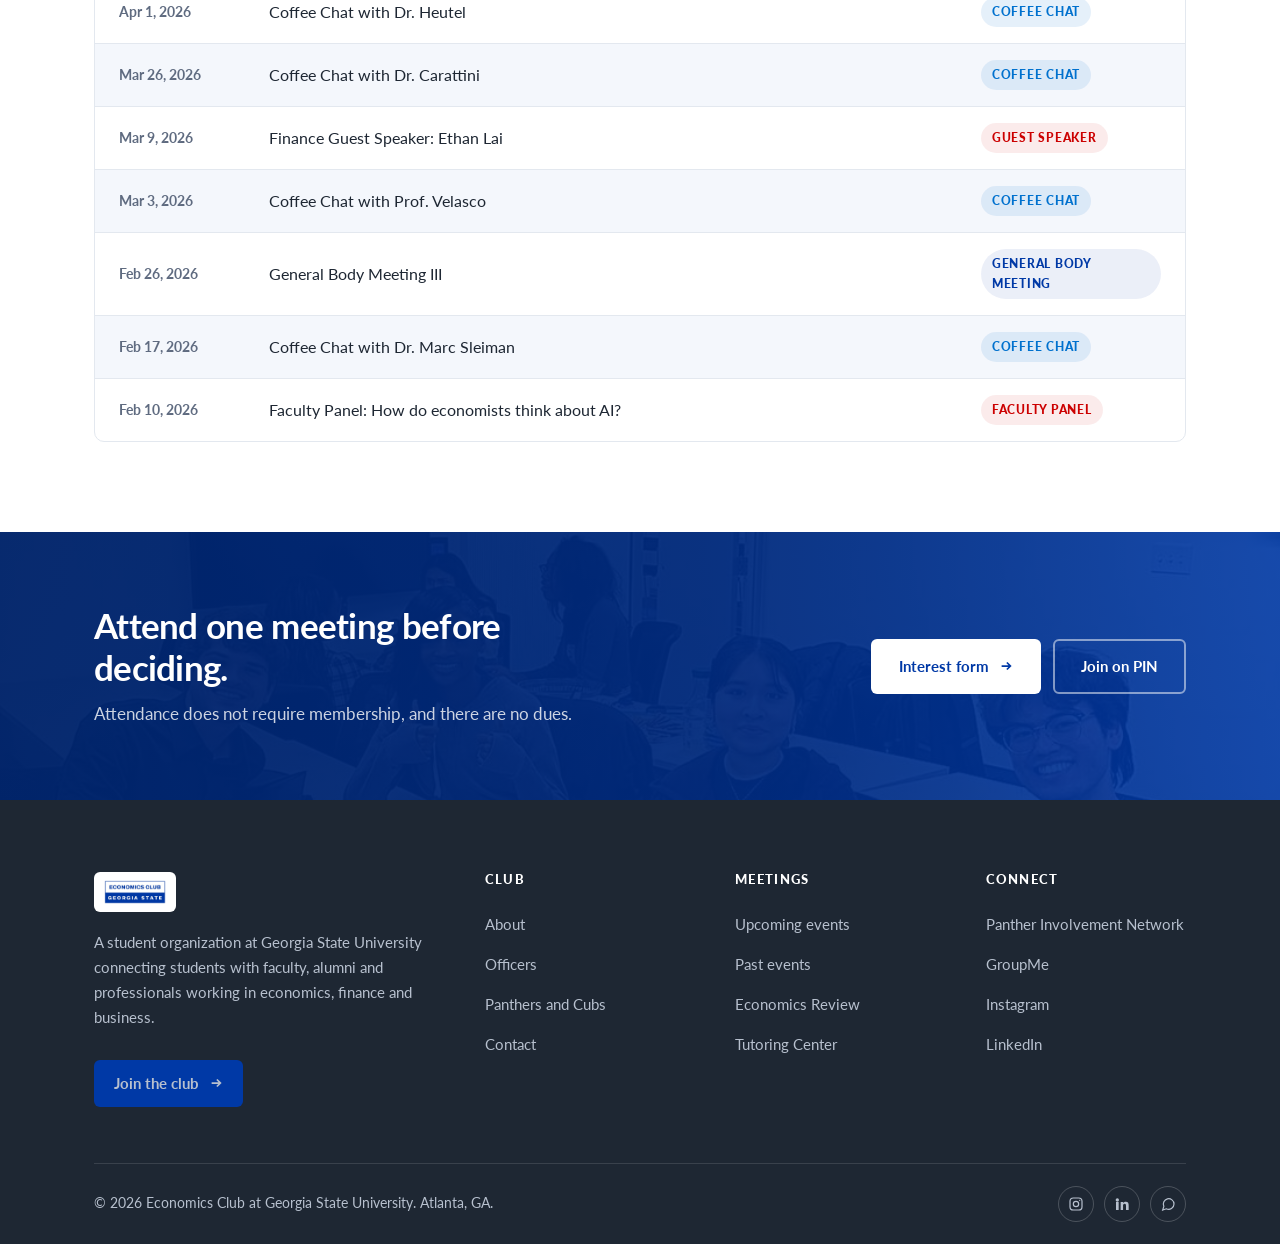
<file: events.html>
<!DOCTYPE html>
<html lang="en">
<head>
<meta charset="utf-8">
<meta name="viewport" content="width=device-width, initial-scale=1">
<title>Events | Economics Club at Georgia State University</title>
<meta name="description" content="Upcoming meetings, the fall 2026 schedule and a record of past events.">
<link rel="preconnect" href="https://fonts.googleapis.com">
<link rel="preconnect" href="https://fonts.gstatic.com" crossorigin>
<link href="https://fonts.googleapis.com/css2?family=Lato:wght@400;700;900&display=swap" rel="stylesheet">
<link rel="stylesheet" href="styles.css">
<link rel="icon" href="[data-uri]">
</head>
<body>
<a class="skip" href="#main">Skip to content</a>
<header class="nav">
  <div class="wrap nav__inner">
    <a class="nav__brand" href="index.html"><img src="[data-uri]" alt="Economics Club, Georgia State University"></a>
    <button class="nav__toggle" type="button" aria-expanded="false">Menu</button>
    <nav class="nav__links">
        <a class="nav__link" href="index.html">Home</a>
        <div class="nav__group">
          <button class="nav__link" type="button" aria-expanded="false">About <svg viewBox="0 0 12 12" fill="none" stroke="currentColor" stroke-width="2" aria-hidden="true"><path d="M2 4l4 4 4-4"/></svg></button>
          <div class="nav__menu">
            <a href="about.html"><b>About the Club</b><span>Purpose, structure and history</span></a>
            <a href="officers.html"><b>Officers</b><span>The executive board and advisor</span></a>
            <a href="mentorship.html"><b>Panthers and Cubs</b><span>Mentorship for underclassmen</span></a>
          </div>
        </div>
        <div class="nav__group">
          <button class="nav__link" type="button" aria-expanded="false" aria-current="true">Meetings <svg viewBox="0 0 12 12" fill="none" stroke="currentColor" stroke-width="2" aria-hidden="true"><path d="M2 4l4 4 4-4"/></svg></button>
          <div class="nav__menu">
            <a href="events.html"><b>Upcoming Events</b><span>Next meeting and fall schedule</span></a>
            <a href="events.html#past"><b>Past Events</b><span>A record of recent meetings</span></a>
          </div>
        </div>
        <a class="nav__link" href="opportunities.html">Opportunities</a>
        <div class="nav__group">
          <button class="nav__link" type="button" aria-expanded="false">Resources <svg viewBox="0 0 12 12" fill="none" stroke="currentColor" stroke-width="2" aria-hidden="true"><path d="M2 4l4 4 4-4"/></svg></button>
          <div class="nav__menu">
            <a href="journal.html"><b>Economics Review</b><span>Our forthcoming student journal</span></a>
            <a href="join.html"><b>Join the Club</b><span>PIN, GroupMe and the interest form</span></a>
            <a href="https://success.students.gsu.edu/learning-tutoring-center/#ONLINE-TUTORING"><b>Tutoring Center</b><span>Free academic support at GSU</span></a>
          </div>
        </div>
        <a class="nav__link" href="contact.html">Contact</a>
      <a class="btn btn--primary btn--sm" href="join.html">Join now</a>
    </nav>
  </div>
</header>
<main id="main">
  <section class="hero hero--slim" style="background-image:linear-gradient(100deg,rgba(0,36,107,.96) 0%,rgba(0,42,125,.93) 55%,rgba(0,57,166,.88) 100%),url([data-uri]);background-size:cover;background-position:center 35%;background-repeat:no-repeat">
    <div class="wrap">
      <p class="eyebrow eyebrow--light">Meetings</p>
      <h1>Upcoming events</h1>
      <p class="hero__lede">Meetings are held on Thursdays during the academic term. Every event is announced through the Panther Involvement Network with the confirmed time and room.</p>
    </div>
  </section>
  <section class="section">
    <div class="wrap split">
      <figure class="flyer">
        <img src="[data-uri]" alt="Coffee Chat with Dr. Jim Marton, September 10 2026 at 1:00 pm, Room 604, 55 Park Place. Refreshments provided.">
      </figure>
      <div class="mcard">
        <p class="mcard__top">Next meeting</p>
        <div class="mcard__body">
          <h3>Coffee Chat with Dr. Jim Marton</h3>
          <dl>
            <dt>Date</dt><dd>Thursday, September 10, 2026</dd>
            <dt>Time</dt><dd>1:00 to 2:00 p.m. EDT</dd>
            <dt>Room</dt><dd>55 Park Place, Room 604</dd>
            <dt>Format</dt><dd>Coffee chat, open to all students</dd>
          </dl>
        </div>
        <div class="mcard__foot">
          <a href="https://pin.gsu.edu/event/12666778/googlepublish">Google Calendar</a>
          <a href="https://pin.gsu.edu/event/12666778.ics">iCal or Outlook</a>
          <a href="https://www.google.com/maps/place/55%20Park%20Pl%20NE,%20Atlanta,%20Georgia">View map</a>
        </div>
      </div>
      <div>
        <p class="eyebrow">About this meeting</p>
        <h2 style="font-size:clamp(1.6rem,3vw,2.1rem)">Coffee Chat with Dr. Jim Marton</h2>
        <p style="margin-top:16px;color:var(--muted)">Join the GSU Economics Club for a coffee chat with Dr. Jim Marton, chair of the Department of Economics and a health economist whose research focuses on health insurance, Medicaid, CHIP and health policy. Come learn about his research, his career and the field of health economics in a casual setting.</p>
        <div class="btn-row"><a class="btn btn--outline" href="https://pin.gsu.edu/actioncenter/organization/economics-club">RSVP on PIN <svg viewBox="0 0 16 16" fill="none" stroke="currentColor" stroke-width="2" aria-hidden="true"><path d="M3 8h10M9 4l4 4-4 4"/></svg></a></div>
      </div>
    </div>
  </section>

  <section class="section section--tint">
    <div class="wrap">
      <div class="h-block">
        <p class="eyebrow">Fall 2026</p>
        <h2>Learning events this term</h2>
        <p>Coffee chats are scheduled on the Thursdays in between and announced as guests are confirmed.</p>
      </div>
      <div class="timeline">
        <article class="tl tl--next"><p class="tl__date">Thursday, September 17</p><h3>Econ Program Night</h3><p>Learn more about economics programs, graduate opportunities, and ways to continue studying economics.</p></article>
        <article class="tl"><p class="tl__date">Thursday, October 1</p><h3>Fiscal Ship Game</h3><p>Work together to make federal budget decisions and see the tradeoffs behind fiscal policy.</p></article>
        <article class="tl"><p class="tl__date">October 24</p><h3>Research Panel</h3><p>Learn how economic research works and hear from people involved in the research process.</p></article>
        <article class="tl"><p class="tl__date">November 17</p><h3>Atlanta Economics Mixer</h3><p>Held jointly with Georgia Tech and Emory. Meet other students interested in economics from across Atlanta.</p></article>
      </div>
    </div>
  </section>

  <section class="section" id="past">
    <div class="wrap">
      <div class="h-block">
        <p class="eyebrow">Archive</p>
        <h2>Past events</h2>
        <p>A record of recent meetings. The full history is on our Panther Involvement Network page.</p>
      </div>
      <ul class="log">
        <li><span class="log__date">Sep 3, 2026</span><span class="log__what">Econ Club Fall 2026 Kickoff</span><span class="log__tag">General body meeting</span></li>
        <li><span class="log__date">Apr 9, 2026</span><span class="log__what">How to Break into the Job Market, with Dr. Marc Sleiman</span><span class="log__tag log__tag--panel">Career session</span></li>
        <li><span class="log__date">Apr 1, 2026</span><span class="log__what">Coffee Chat with Dr. Heutel</span><span class="log__tag log__tag--chat">Coffee chat</span></li>
        <li><span class="log__date">Mar 26, 2026</span><span class="log__what">Coffee Chat with Dr. Carattini</span><span class="log__tag log__tag--chat">Coffee chat</span></li>
        <li><span class="log__date">Mar 9, 2026</span><span class="log__what">Finance Guest Speaker: Ethan Lai</span><span class="log__tag log__tag--panel">Guest speaker</span></li>
        <li><span class="log__date">Mar 3, 2026</span><span class="log__what">Coffee Chat with Prof. Velasco</span><span class="log__tag log__tag--chat">Coffee chat</span></li>
        <li><span class="log__date">Feb 26, 2026</span><span class="log__what">General Body Meeting III</span><span class="log__tag">General body meeting</span></li>
        <li><span class="log__date">Feb 17, 2026</span><span class="log__what">Coffee Chat with Dr. Marc Sleiman</span><span class="log__tag log__tag--chat">Coffee chat</span></li>
        <li><span class="log__date">Feb 10, 2026</span><span class="log__what">Faculty Panel: How do economists think about AI?</span><span class="log__tag log__tag--panel">Faculty panel</span></li>
      </ul>
    </div>
  </section>
  <section class="cta" style="background-image:linear-gradient(90deg,rgba(0,36,107,.97) 0%,rgba(0,42,125,.95) 55%,rgba(0,57,166,.90) 100%),url([data-uri]);background-size:cover;background-position:center 35%;background-repeat:no-repeat">
    <div class="wrap">
      <div>
        <h2>Attend one meeting before deciding.</h2>
        <p>Attendance does not require membership, and there are no dues.</p>
      </div>
      <div class="btn-row" style="margin-top:0">
        <a class="btn btn--white" href="https://forms.cloud.microsoft/r/cCS9iw1YU4">Interest form <svg viewBox="0 0 16 16" fill="none" stroke="currentColor" stroke-width="2" aria-hidden="true"><path d="M3 8h10M9 4l4 4-4 4"/></svg></a>
        <a class="btn btn--ghost" href="https://pin.gsu.edu/actioncenter/organization/economics-club">Join on PIN</a>
      </div>
    </div>
  </section>

</main>
<footer class="foot">
  <div class="wrap">
    <div class="foot__grid">
      <div class="foot__brand">
        <img src="[data-uri]" alt="Economics Club, Georgia State University">
        <p>A student organization at Georgia State University connecting students with faculty, alumni and professionals working in economics, finance and business.</p>
        <div class="btn-row"><a class="btn btn--primary btn--sm" href="join.html">Join the club <svg viewBox="0 0 16 16" fill="none" stroke="currentColor" stroke-width="2" aria-hidden="true"><path d="M3 8h10M9 4l4 4-4 4"/></svg></a></div>
      </div>
      <div>
        <h4>Club</h4>
        <ul>
          <li><a href="about.html">About</a></li>
          <li><a href="officers.html">Officers</a></li>
          <li><a href="mentorship.html">Panthers and Cubs</a></li>
          <li><a href="contact.html">Contact</a></li>
        </ul>
      </div>
      <div>
        <h4>Meetings</h4>
        <ul>
          <li><a href="events.html">Upcoming events</a></li>
          <li><a href="events.html#past">Past events</a></li>
          <li><a href="journal.html">Economics Review</a></li>
          <li><a href="https://success.students.gsu.edu/learning-tutoring-center/#ONLINE-TUTORING">Tutoring Center</a></li>
        </ul>
      </div>
      <div>
        <h4>Connect</h4>
        <ul>
          <li><a href="https://pin.gsu.edu/actioncenter/organization/economics-club">Panther Involvement Network</a></li>
          <li><a href="https://groupme.com/join_group/97576354/ViAdK5QQ">GroupMe</a></li>
          <li><a href="https://instagram.com/econclubgsu">Instagram</a></li>
          <li><a href="https://www.linkedin.com/company/gsu-economics-club/">LinkedIn</a></li>
        </ul>
      </div>
    </div>
    <div class="foot__bar">
      <p>&copy; 2026 Economics Club at Georgia State University. Atlanta, GA.</p>
      <div class="foot__social">
        <a href="https://instagram.com/econclubgsu" aria-label="Instagram"><svg viewBox="0 0 24 24" fill="none" stroke="currentColor" stroke-width="1.8"><rect x="3" y="3" width="18" height="18" rx="5"/><circle cx="12" cy="12" r="4"/><circle cx="17.5" cy="6.5" r="1" fill="currentColor" stroke="none"/></svg></a>
        <a href="https://www.linkedin.com/company/gsu-economics-club/" aria-label="LinkedIn"><svg viewBox="0 0 24 24" fill="currentColor"><path d="M4.98 3.5a2.5 2.5 0 100 5 2.5 2.5 0 000-5zM3 9h4v12H3zM10 9h3.8v1.7h.05c.53-.95 1.83-1.95 3.77-1.95C21.4 8.75 22 11 22 14.1V21h-4v-6.1c0-1.45-.03-3.3-2.05-3.3-2.05 0-2.37 1.57-2.37 3.2V21h-3.6z"/></svg></a>
        <a href="https://groupme.com/join_group/97576354/ViAdK5QQ" aria-label="GroupMe"><svg viewBox="0 0 24 24" fill="none" stroke="currentColor" stroke-width="1.8"><path d="M21 12a8 8 0 01-11.5 7.2L4 21l1.8-5.4A8 8 0 1121 12z"/></svg></a>
      </div>
    </div>
  </div>
</footer>
<script src="script.js"></script>
</body>
</html>
</file>
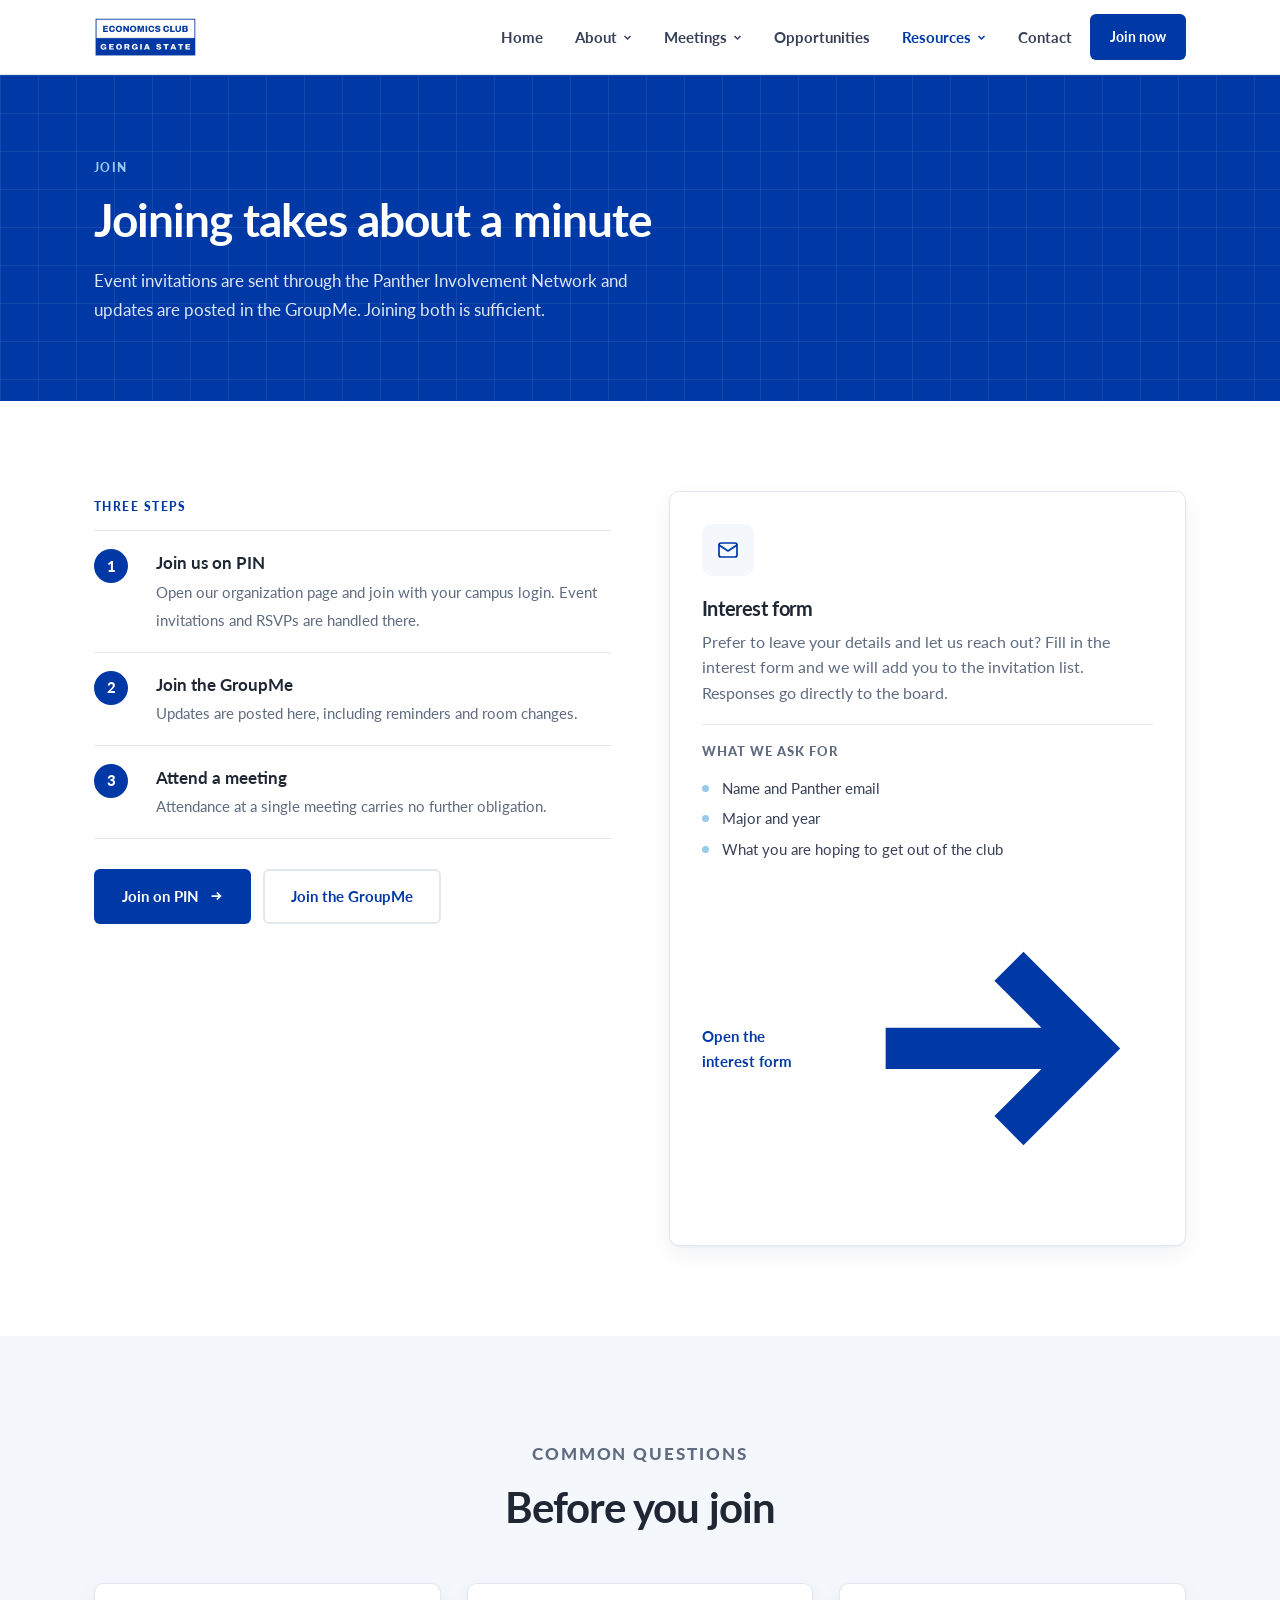
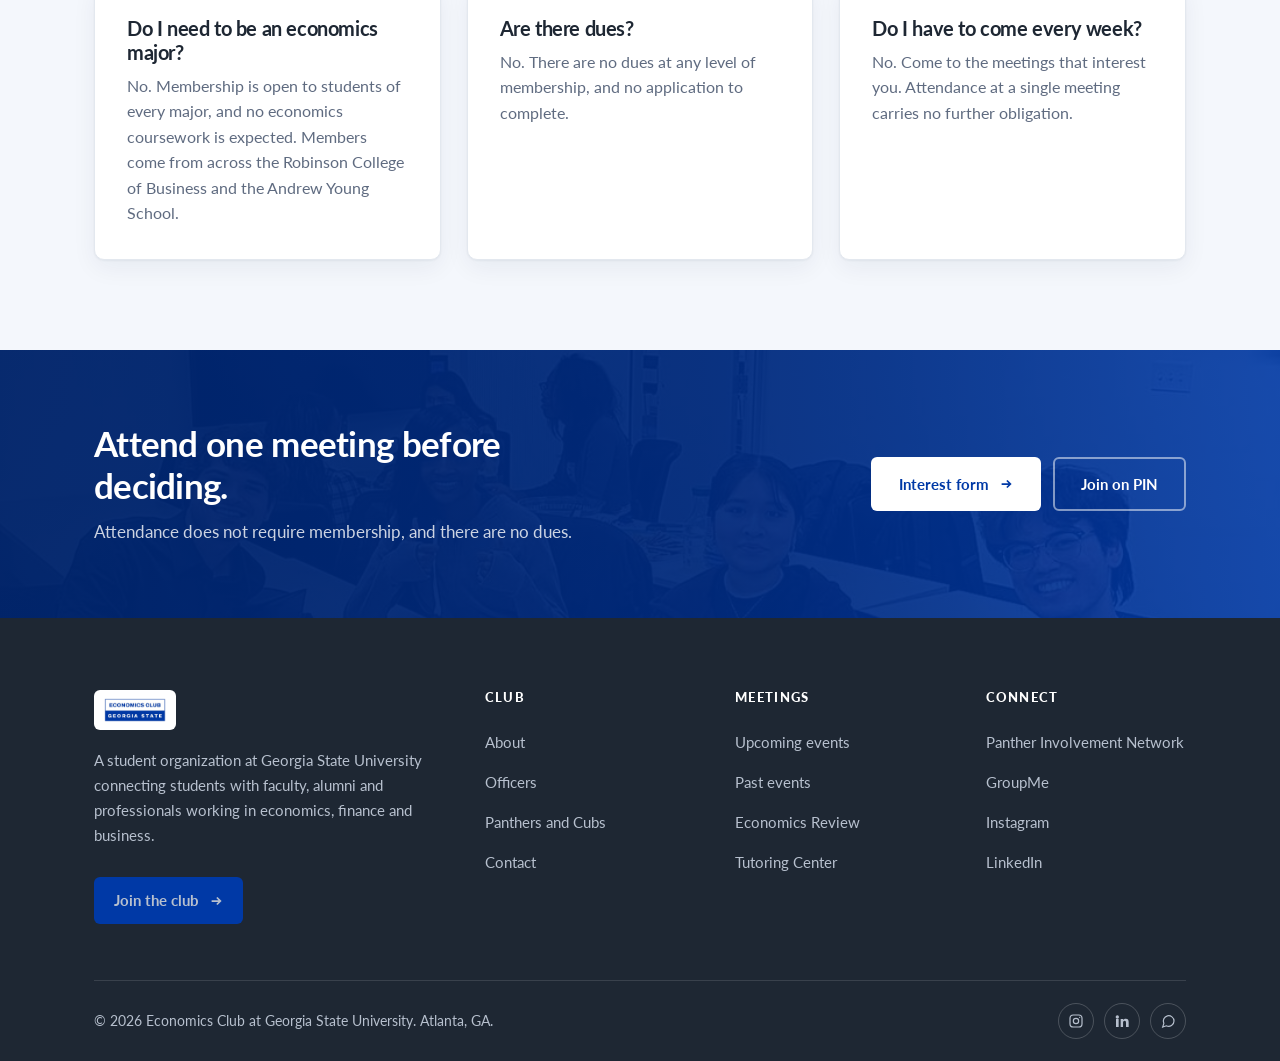
<file: join.html>
<!DOCTYPE html>
<html lang="en">
<head>
<meta charset="utf-8">
<meta name="viewport" content="width=device-width, initial-scale=1">
<title>Join | Economics Club at Georgia State University</title>
<meta name="description" content="How to join the Economics Club at Georgia State University through PIN, GroupMe and our interest form.">
<link rel="preconnect" href="https://fonts.googleapis.com">
<link rel="preconnect" href="https://fonts.gstatic.com" crossorigin>
<link href="https://fonts.googleapis.com/css2?family=Lato:wght@400;700;900&display=swap" rel="stylesheet">
<link rel="stylesheet" href="styles.css">
<link rel="icon" href="[data-uri]">
</head>
<body>
<a class="skip" href="#main">Skip to content</a>
<header class="nav">
  <div class="wrap nav__inner">
    <a class="nav__brand" href="index.html"><img src="[data-uri]" alt="Economics Club, Georgia State University"></a>
    <button class="nav__toggle" type="button" aria-expanded="false">Menu</button>
    <nav class="nav__links">
        <a class="nav__link" href="index.html">Home</a>
        <div class="nav__group">
          <button class="nav__link" type="button" aria-expanded="false">About <svg viewBox="0 0 12 12" fill="none" stroke="currentColor" stroke-width="2" aria-hidden="true"><path d="M2 4l4 4 4-4"/></svg></button>
          <div class="nav__menu">
            <a href="about.html"><b>About the Club</b><span>Purpose, structure and history</span></a>
            <a href="officers.html"><b>Officers</b><span>The executive board and advisor</span></a>
            <a href="mentorship.html"><b>Panthers and Cubs</b><span>Mentorship for underclassmen</span></a>
          </div>
        </div>
        <div class="nav__group">
          <button class="nav__link" type="button" aria-expanded="false">Meetings <svg viewBox="0 0 12 12" fill="none" stroke="currentColor" stroke-width="2" aria-hidden="true"><path d="M2 4l4 4 4-4"/></svg></button>
          <div class="nav__menu">
            <a href="events.html"><b>Upcoming Events</b><span>Next meeting and fall schedule</span></a>
            <a href="events.html#past"><b>Past Events</b><span>A record of recent meetings</span></a>
          </div>
        </div>
        <a class="nav__link" href="opportunities.html">Opportunities</a>
        <div class="nav__group">
          <button class="nav__link" type="button" aria-expanded="false" aria-current="true">Resources <svg viewBox="0 0 12 12" fill="none" stroke="currentColor" stroke-width="2" aria-hidden="true"><path d="M2 4l4 4 4-4"/></svg></button>
          <div class="nav__menu">
            <a href="journal.html"><b>Economics Review</b><span>Our forthcoming student journal</span></a>
            <a href="join.html"><b>Join the Club</b><span>PIN, GroupMe and the interest form</span></a>
            <a href="https://success.students.gsu.edu/learning-tutoring-center/#ONLINE-TUTORING"><b>Tutoring Center</b><span>Free academic support at GSU</span></a>
          </div>
        </div>
        <a class="nav__link" href="contact.html">Contact</a>
      <a class="btn btn--primary btn--sm" href="join.html">Join now</a>
    </nav>
  </div>
</header>
<main id="main">
  <section class="hero hero--slim">
    <div class="wrap">
      <p class="eyebrow eyebrow--light">Join</p>
      <h1>Joining takes about a minute</h1>
      <p class="hero__lede">Event invitations are sent through the Panther Involvement Network and updates are posted in the GroupMe. Joining both is sufficient.</p>
    </div>
  </section>
  <section class="section">
    <div class="wrap split">
      <div>
        <p class="eyebrow">Three steps</p>
        <ul class="steps">
          <li><i>1</i><div><b>Join us on PIN</b><span>Open our organization page and join with your campus login. Event invitations and RSVPs are handled there.</span></div></li>
          <li><i>2</i><div><b>Join the GroupMe</b><span>Updates are posted here, including reminders and room changes.</span></div></li>
          <li><i>3</i><div><b>Attend a meeting</b><span>Attendance at a single meeting carries no further obligation.</span></div></li>
        </ul>
        <div class="btn-row">
          <a class="btn btn--primary" href="https://pin.gsu.edu/actioncenter/organization/economics-club">Join on PIN <svg viewBox="0 0 16 16" fill="none" stroke="currentColor" stroke-width="2" aria-hidden="true"><path d="M3 8h10M9 4l4 4-4 4"/></svg></a>
          <a class="btn btn--outline" href="https://groupme.com/join_group/97576354/ViAdK5QQ">Join the GroupMe</a>
        </div>
      </div>
      <div class="cards" style="grid-template-columns:1fr">
        <article class="card">
          <div class="card__icon"><svg viewBox="0 0 24 24" fill="none" stroke="currentColor" stroke-width="1.7" stroke-linecap="round" stroke-linejoin="round" aria-hidden="true"><rect x="3" y="5" width="18" height="14" rx="2"/><path d="M3 7l9 6 9-6"/></svg></div>
          <h3>Interest form</h3>
          <p>Prefer to leave your details and let us reach out? Fill in the interest form and we will add you to the invitation list. Responses go directly to the board.</p>
          <div class="card__list">
            <b>What we ask for</b>
            <ul>
              <li>Name and Panther email</li>
              <li>Major and year</li>
              <li>What you are hoping to get out of the club</li>
            </ul>
          </div>
          <a class="card__link" href="https://forms.cloud.microsoft/r/cCS9iw1YU4">Open the interest form <svg viewBox="0 0 16 16" fill="none" stroke="currentColor" stroke-width="2" aria-hidden="true"><path d="M3 8h10M9 4l4 4-4 4"/></svg></a>
        </article>
      </div>
    </div>
  </section>

  <section class="section section--tint">
    <div class="wrap">
      <div class="h-block h-block--center">
        <p class="eyebrow">Common questions</p>
        <h2>Before you join</h2>
      </div>
      <div class="cards">
        <article class="card">
          <h3>Do I need to be an economics major?</h3>
          <p>No. Membership is open to students of every major, and no economics coursework is expected. Members come from across the Robinson College of Business and the Andrew Young School.</p>
        </article>
        <article class="card">
          <h3>Are there dues?</h3>
          <p>No. There are no dues at any level of membership, and no application to complete.</p>
        </article>
        <article class="card">
          <h3>Do I have to come every week?</h3>
          <p>No. Come to the meetings that interest you. Attendance at a single meeting carries no further obligation.</p>
        </article>
      </div>
    </div>
  </section>
  <section class="cta" style="background-image:linear-gradient(90deg,rgba(0,36,107,.97) 0%,rgba(0,42,125,.95) 55%,rgba(0,57,166,.90) 100%),url([data-uri]);background-size:cover;background-position:center 35%;background-repeat:no-repeat">
    <div class="wrap">
      <div>
        <h2>Attend one meeting before deciding.</h2>
        <p>Attendance does not require membership, and there are no dues.</p>
      </div>
      <div class="btn-row" style="margin-top:0">
        <a class="btn btn--white" href="https://forms.cloud.microsoft/r/cCS9iw1YU4">Interest form <svg viewBox="0 0 16 16" fill="none" stroke="currentColor" stroke-width="2" aria-hidden="true"><path d="M3 8h10M9 4l4 4-4 4"/></svg></a>
        <a class="btn btn--ghost" href="https://pin.gsu.edu/actioncenter/organization/economics-club">Join on PIN</a>
      </div>
    </div>
  </section>

</main>
<footer class="foot">
  <div class="wrap">
    <div class="foot__grid">
      <div class="foot__brand">
        <img src="[data-uri]" alt="Economics Club, Georgia State University">
        <p>A student organization at Georgia State University connecting students with faculty, alumni and professionals working in economics, finance and business.</p>
        <div class="btn-row"><a class="btn btn--primary btn--sm" href="join.html">Join the club <svg viewBox="0 0 16 16" fill="none" stroke="currentColor" stroke-width="2" aria-hidden="true"><path d="M3 8h10M9 4l4 4-4 4"/></svg></a></div>
      </div>
      <div>
        <h4>Club</h4>
        <ul>
          <li><a href="about.html">About</a></li>
          <li><a href="officers.html">Officers</a></li>
          <li><a href="mentorship.html">Panthers and Cubs</a></li>
          <li><a href="contact.html">Contact</a></li>
        </ul>
      </div>
      <div>
        <h4>Meetings</h4>
        <ul>
          <li><a href="events.html">Upcoming events</a></li>
          <li><a href="events.html#past">Past events</a></li>
          <li><a href="journal.html">Economics Review</a></li>
          <li><a href="https://success.students.gsu.edu/learning-tutoring-center/#ONLINE-TUTORING">Tutoring Center</a></li>
        </ul>
      </div>
      <div>
        <h4>Connect</h4>
        <ul>
          <li><a href="https://pin.gsu.edu/actioncenter/organization/economics-club">Panther Involvement Network</a></li>
          <li><a href="https://groupme.com/join_group/97576354/ViAdK5QQ">GroupMe</a></li>
          <li><a href="https://instagram.com/econclubgsu">Instagram</a></li>
          <li><a href="https://www.linkedin.com/company/gsu-economics-club/">LinkedIn</a></li>
        </ul>
      </div>
    </div>
    <div class="foot__bar">
      <p>&copy; 2026 Economics Club at Georgia State University. Atlanta, GA.</p>
      <div class="foot__social">
        <a href="https://instagram.com/econclubgsu" aria-label="Instagram"><svg viewBox="0 0 24 24" fill="none" stroke="currentColor" stroke-width="1.8"><rect x="3" y="3" width="18" height="18" rx="5"/><circle cx="12" cy="12" r="4"/><circle cx="17.5" cy="6.5" r="1" fill="currentColor" stroke="none"/></svg></a>
        <a href="https://www.linkedin.com/company/gsu-economics-club/" aria-label="LinkedIn"><svg viewBox="0 0 24 24" fill="currentColor"><path d="M4.98 3.5a2.5 2.5 0 100 5 2.5 2.5 0 000-5zM3 9h4v12H3zM10 9h3.8v1.7h.05c.53-.95 1.83-1.95 3.77-1.95C21.4 8.75 22 11 22 14.1V21h-4v-6.1c0-1.45-.03-3.3-2.05-3.3-2.05 0-2.37 1.57-2.37 3.2V21h-3.6z"/></svg></a>
        <a href="https://groupme.com/join_group/97576354/ViAdK5QQ" aria-label="GroupMe"><svg viewBox="0 0 24 24" fill="none" stroke="currentColor" stroke-width="1.8"><path d="M21 12a8 8 0 01-11.5 7.2L4 21l1.8-5.4A8 8 0 1121 12z"/></svg></a>
      </div>
    </div>
  </div>
</footer>
<script src="script.js"></script>
</body>
</html>
</file>
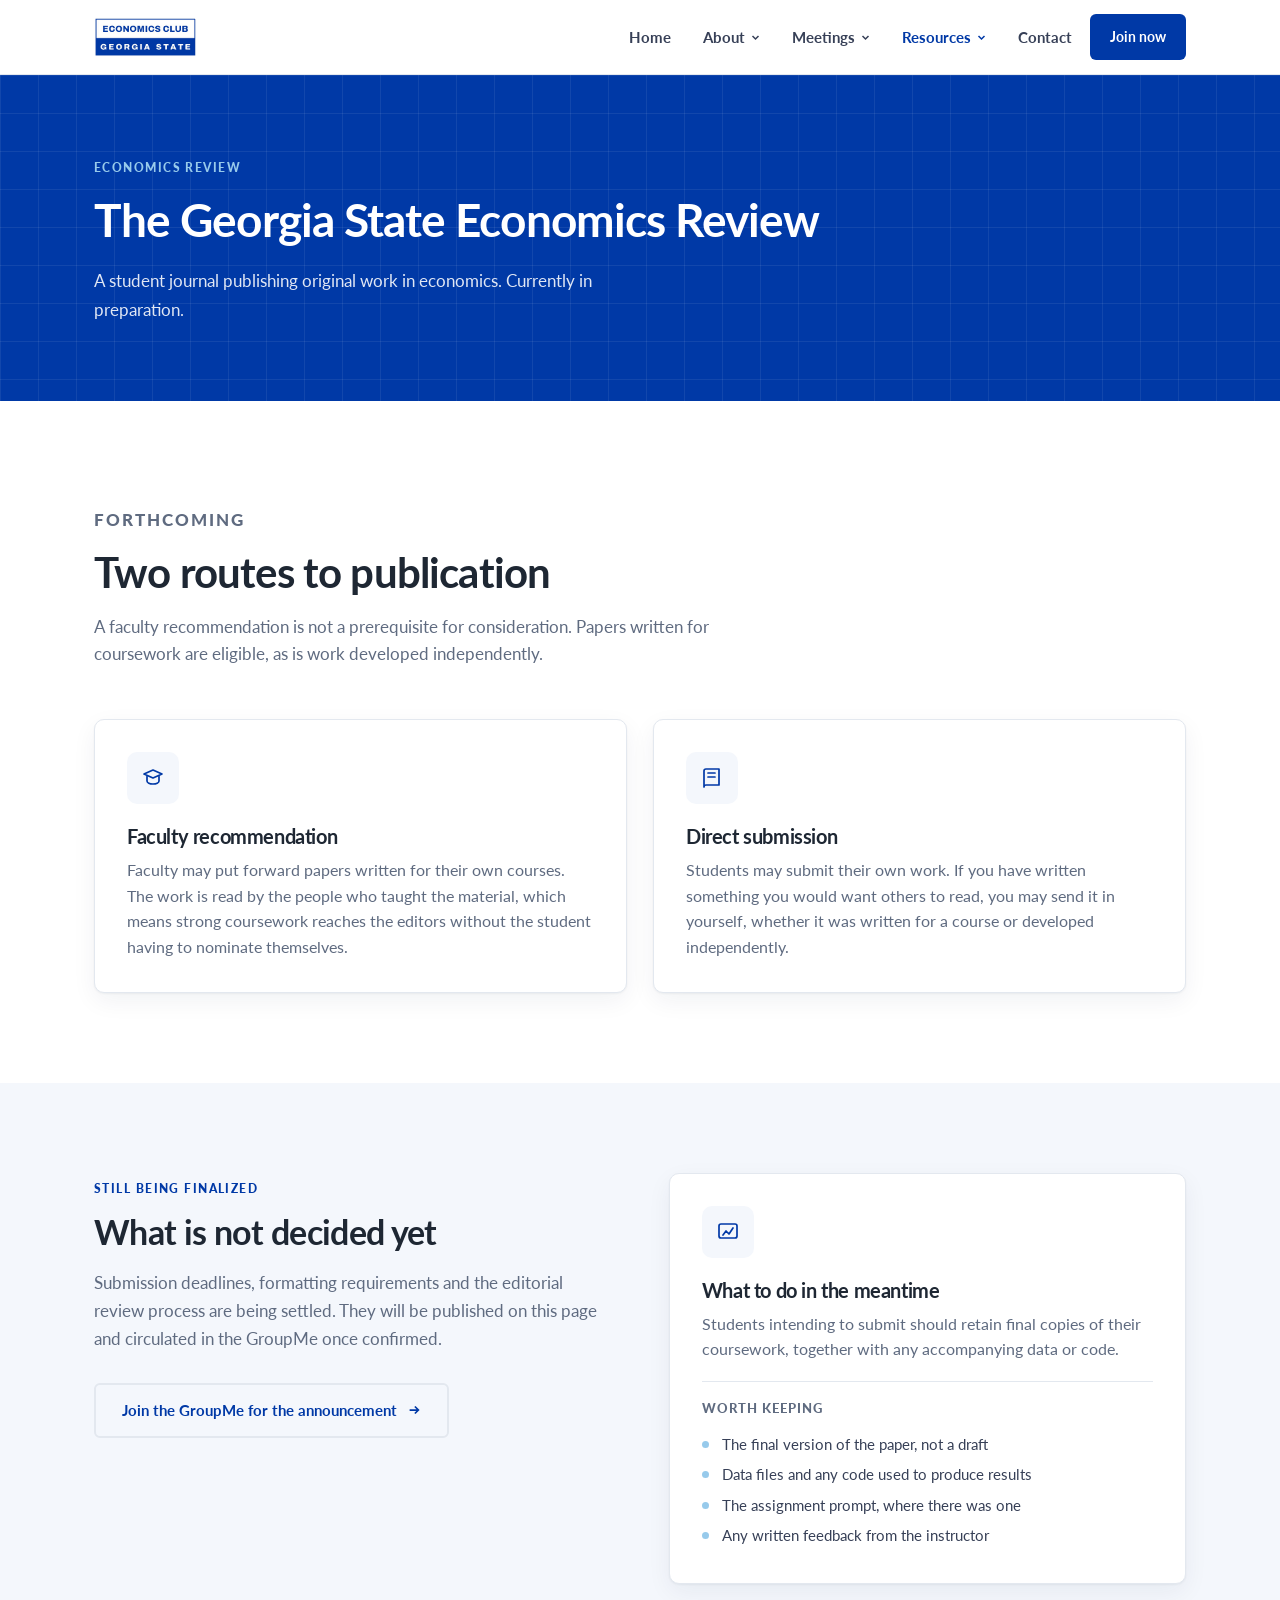
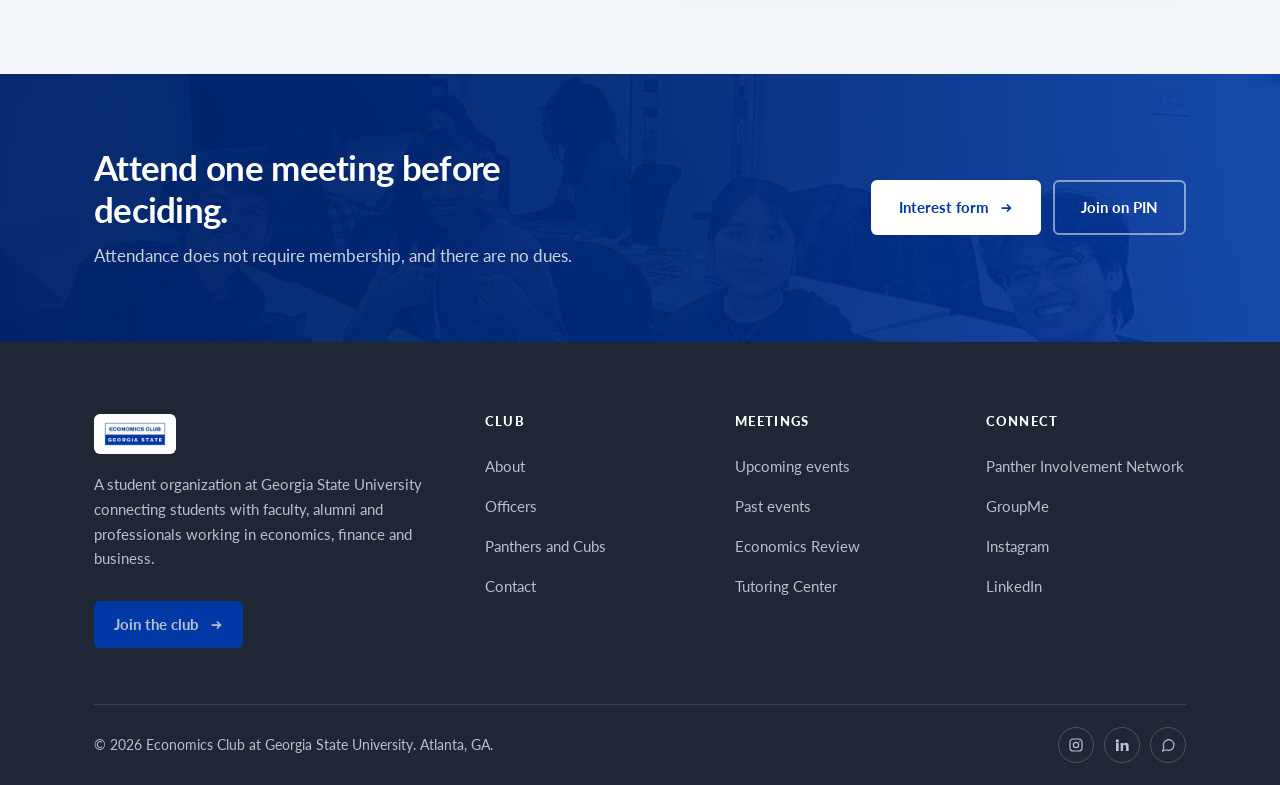
<file: journal.html>
<!DOCTYPE html>
<html lang="en">
<head>
<meta charset="utf-8">
<meta name="viewport" content="width=device-width, initial-scale=1">
<title>The Georgia State Economics Review | Economics Club</title>
<meta name="description" content="A forthcoming student journal publishing original work in economics at Georgia State University.">
<link rel="preconnect" href="https://fonts.googleapis.com">
<link rel="preconnect" href="https://fonts.gstatic.com" crossorigin>
<link href="https://fonts.googleapis.com/css2?family=Lato:wght@400;700;900&display=swap" rel="stylesheet">
<link rel="stylesheet" href="styles.css">
<link rel="icon" href="[data-uri]">
</head>
<body>
<a class="skip" href="#main">Skip to content</a>
<header class="nav">
  <div class="wrap nav__inner">
    <a class="nav__brand" href="index.html"><img src="[data-uri]" alt="Economics Club, Georgia State University"></a>
    <button class="nav__toggle" type="button" aria-expanded="false">Menu</button>
    <nav class="nav__links">
        <a class="nav__link" href="index.html">Home</a>
        <div class="nav__group">
          <button class="nav__link" type="button" aria-expanded="false">About <svg viewBox="0 0 12 12" fill="none" stroke="currentColor" stroke-width="2" aria-hidden="true"><path d="M2 4l4 4 4-4"/></svg></button>
          <div class="nav__menu">
            <a href="about.html"><b>About the Club</b><span>Purpose, structure and history</span></a>
            <a href="officers.html"><b>Officers</b><span>The executive board and advisor</span></a>
            <a href="mentorship.html"><b>Panthers and Cubs</b><span>Mentorship for underclassmen</span></a>
          </div>
        </div>
        <div class="nav__group">
          <button class="nav__link" type="button" aria-expanded="false">Meetings <svg viewBox="0 0 12 12" fill="none" stroke="currentColor" stroke-width="2" aria-hidden="true"><path d="M2 4l4 4 4-4"/></svg></button>
          <div class="nav__menu">
            <a href="events.html"><b>Upcoming Events</b><span>Next meeting and fall schedule</span></a>
            <a href="events.html#past"><b>Past Events</b><span>A record of recent meetings</span></a>
          </div>
        </div>
        <div class="nav__group">
          <button class="nav__link" type="button" aria-expanded="false" aria-current="true">Resources <svg viewBox="0 0 12 12" fill="none" stroke="currentColor" stroke-width="2" aria-hidden="true"><path d="M2 4l4 4 4-4"/></svg></button>
          <div class="nav__menu">
            <a href="journal.html"><b>Economics Review</b><span>Our forthcoming student journal</span></a>
            <a href="join.html"><b>Join the Club</b><span>PIN, GroupMe and the interest form</span></a>
            <a href="https://success.students.gsu.edu/learning-tutoring-center/#ONLINE-TUTORING"><b>Tutoring Center</b><span>Free academic support at GSU</span></a>
          </div>
        </div>
        <a class="nav__link" href="contact.html">Contact</a>
      <a class="btn btn--primary btn--sm" href="join.html">Join now</a>
    </nav>
  </div>
</header>
<main id="main">
  <section class="hero hero--slim">
    <div class="wrap">
      <p class="eyebrow eyebrow--light">Economics Review</p>
      <h1>The Georgia State Economics Review</h1>
      <p class="hero__lede">A student journal publishing original work in economics. Currently in preparation.</p>
    </div>
  </section>
  <section class="section">
    <div class="wrap">
      <div class="h-block">
        <p class="eyebrow">Forthcoming</p>
        <h2>Two routes to publication</h2>
        <p>A faculty recommendation is not a prerequisite for consideration. Papers written for coursework are eligible, as is work developed independently.</p>
      </div>
      <div class="cards cards--2">
        <article class="card">
          <div class="card__icon"><svg viewBox="0 0 24 24" fill="none" stroke="currentColor" stroke-width="1.7" stroke-linecap="round" stroke-linejoin="round" aria-hidden="true"><path d="M12 4l9 4-9 4-9-4 9-4z"/><path d="M6 10.5V15c0 1.7 2.7 3 6 3s6-1.3 6-3v-4.5"/></svg></div>
          <h3>Faculty recommendation</h3>
          <p>Faculty may put forward papers written for their own courses. The work is read by the people who taught the material, which means strong coursework reaches the editors without the student having to nominate themselves.</p>
        </article>
        <article class="card">
          <div class="card__icon"><svg viewBox="0 0 24 24" fill="none" stroke="currentColor" stroke-width="1.7" stroke-linecap="round" stroke-linejoin="round" aria-hidden="true"><path d="M4 5a2 2 0 012-2h13v16H6a2 2 0 00-2 2V5z"/><path d="M8 7h7M8 11h7"/></svg></div>
          <h3>Direct submission</h3>
          <p>Students may submit their own work. If you have written something you would want others to read, you may send it in yourself, whether it was written for a course or developed independently.</p>
        </article>
      </div>
    </div>
  </section>

  <section class="section section--tint">
    <div class="wrap split">
      <div>
        <p class="eyebrow">Still being finalized</p>
        <h2 style="font-size:clamp(1.6rem,3vw,2.1rem)">What is not decided yet</h2>
        <p style="margin-top:16px;color:var(--muted)">Submission deadlines, formatting requirements and the editorial review process are being settled. They will be published on this page and circulated in the GroupMe once confirmed.</p>
        <div class="btn-row"><a class="btn btn--outline" href="https://groupme.com/join_group/97576354/ViAdK5QQ">Join the GroupMe for the announcement <svg viewBox="0 0 16 16" fill="none" stroke="currentColor" stroke-width="2" aria-hidden="true"><path d="M3 8h10M9 4l4 4-4 4"/></svg></a></div>
      </div>
      <div class="cards" style="grid-template-columns:1fr">
        <article class="card">
          <div class="card__icon"><svg viewBox="0 0 24 24" fill="none" stroke="currentColor" stroke-width="1.7" stroke-linecap="round" stroke-linejoin="round" aria-hidden="true"><rect x="3" y="4" width="18" height="14" rx="2"/><path d="M7 15l3-4 3 3 4-6"/></svg></div>
          <h3>What to do in the meantime</h3>
          <p>Students intending to submit should retain final copies of their coursework, together with any accompanying data or code.</p>
          <div class="card__list">
            <b>Worth keeping</b>
            <ul>
              <li>The final version of the paper, not a draft</li>
              <li>Data files and any code used to produce results</li>
              <li>The assignment prompt, where there was one</li>
              <li>Any written feedback from the instructor</li>
            </ul>
          </div>
        </article>
      </div>
    </div>
  </section>
  <section class="cta" style="background-image:linear-gradient(90deg,rgba(0,36,107,.97) 0%,rgba(0,42,125,.95) 55%,rgba(0,57,166,.90) 100%),url([data-uri]);background-size:cover;background-position:center 35%;background-repeat:no-repeat">
    <div class="wrap">
      <div>
        <h2>Attend one meeting before deciding.</h2>
        <p>Attendance does not require membership, and there are no dues.</p>
      </div>
      <div class="btn-row" style="margin-top:0">
        <a class="btn btn--white" href="https://forms.cloud.microsoft/r/cCS9iw1YU4">Interest form <svg viewBox="0 0 16 16" fill="none" stroke="currentColor" stroke-width="2" aria-hidden="true"><path d="M3 8h10M9 4l4 4-4 4"/></svg></a>
        <a class="btn btn--ghost" href="https://pin.gsu.edu/actioncenter/organization/economics-club">Join on PIN</a>
      </div>
    </div>
  </section>

</main>
<footer class="foot">
  <div class="wrap">
    <div class="foot__grid">
      <div class="foot__brand">
        <img src="[data-uri]" alt="Economics Club, Georgia State University">
        <p>A student organization at Georgia State University connecting students with faculty, alumni and professionals working in economics, finance and business.</p>
        <div class="btn-row"><a class="btn btn--primary btn--sm" href="join.html">Join the club <svg viewBox="0 0 16 16" fill="none" stroke="currentColor" stroke-width="2" aria-hidden="true"><path d="M3 8h10M9 4l4 4-4 4"/></svg></a></div>
      </div>
      <div>
        <h4>Club</h4>
        <ul>
          <li><a href="about.html">About</a></li>
          <li><a href="officers.html">Officers</a></li>
          <li><a href="mentorship.html">Panthers and Cubs</a></li>
          <li><a href="contact.html">Contact</a></li>
        </ul>
      </div>
      <div>
        <h4>Meetings</h4>
        <ul>
          <li><a href="events.html">Upcoming events</a></li>
          <li><a href="events.html#past">Past events</a></li>
          <li><a href="journal.html">Economics Review</a></li>
          <li><a href="https://success.students.gsu.edu/learning-tutoring-center/#ONLINE-TUTORING">Tutoring Center</a></li>
        </ul>
      </div>
      <div>
        <h4>Connect</h4>
        <ul>
          <li><a href="https://pin.gsu.edu/actioncenter/organization/economics-club">Panther Involvement Network</a></li>
          <li><a href="https://groupme.com/join_group/97576354/ViAdK5QQ">GroupMe</a></li>
          <li><a href="https://instagram.com/econclubgsu">Instagram</a></li>
          <li><a href="https://www.linkedin.com/company/gsu-economics-club/">LinkedIn</a></li>
        </ul>
      </div>
    </div>
    <div class="foot__bar">
      <p>&copy; 2026 Economics Club at Georgia State University. Atlanta, GA.</p>
      <div class="foot__social">
        <a href="https://instagram.com/econclubgsu" aria-label="Instagram"><svg viewBox="0 0 24 24" fill="none" stroke="currentColor" stroke-width="1.8"><rect x="3" y="3" width="18" height="18" rx="5"/><circle cx="12" cy="12" r="4"/><circle cx="17.5" cy="6.5" r="1" fill="currentColor" stroke="none"/></svg></a>
        <a href="https://www.linkedin.com/company/gsu-economics-club/" aria-label="LinkedIn"><svg viewBox="0 0 24 24" fill="currentColor"><path d="M4.98 3.5a2.5 2.5 0 100 5 2.5 2.5 0 000-5zM3 9h4v12H3zM10 9h3.8v1.7h.05c.53-.95 1.83-1.95 3.77-1.95C21.4 8.75 22 11 22 14.1V21h-4v-6.1c0-1.45-.03-3.3-2.05-3.3-2.05 0-2.37 1.57-2.37 3.2V21h-3.6z"/></svg></a>
        <a href="https://groupme.com/join_group/97576354/ViAdK5QQ" aria-label="GroupMe"><svg viewBox="0 0 24 24" fill="none" stroke="currentColor" stroke-width="1.8"><path d="M21 12a8 8 0 01-11.5 7.2L4 21l1.8-5.4A8 8 0 1121 12z"/></svg></a>
      </div>
    </div>
  </div>
</footer>
<script src="script.js"></script>
</body>
</html>
</file>
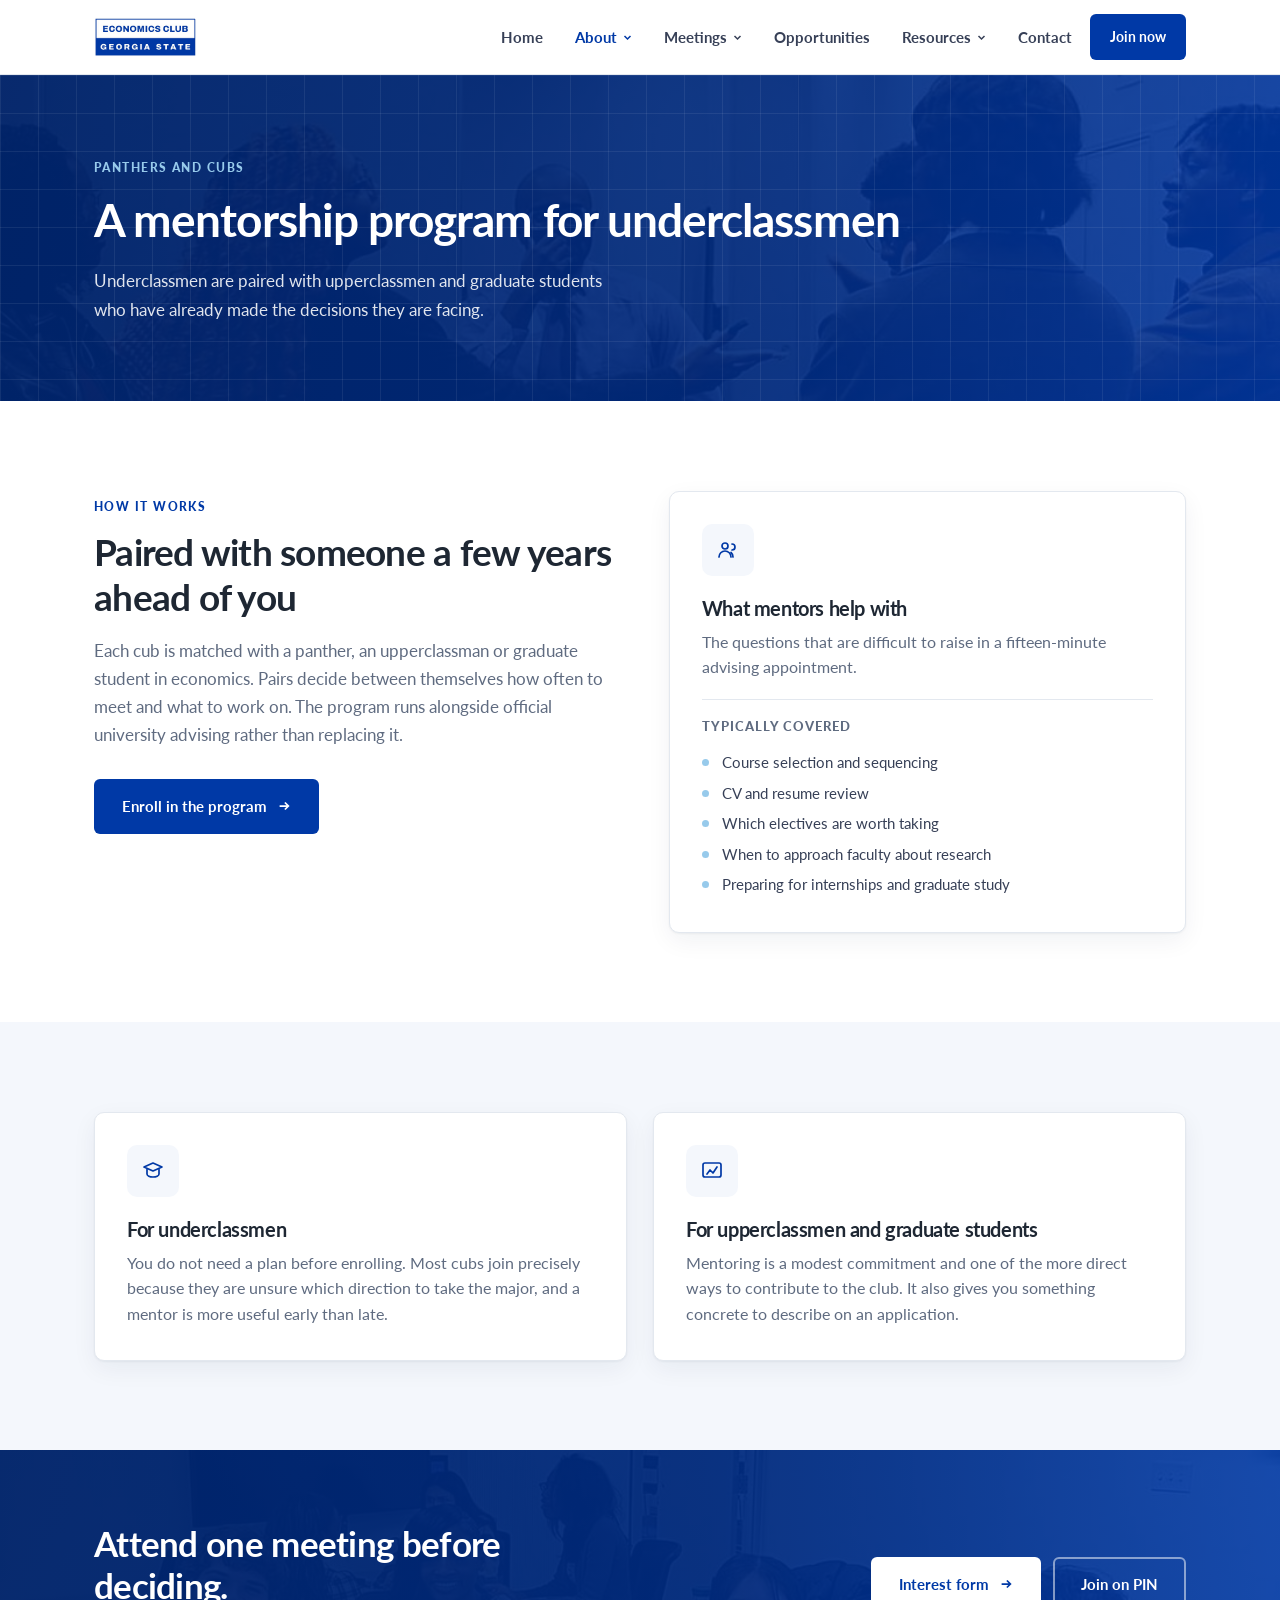
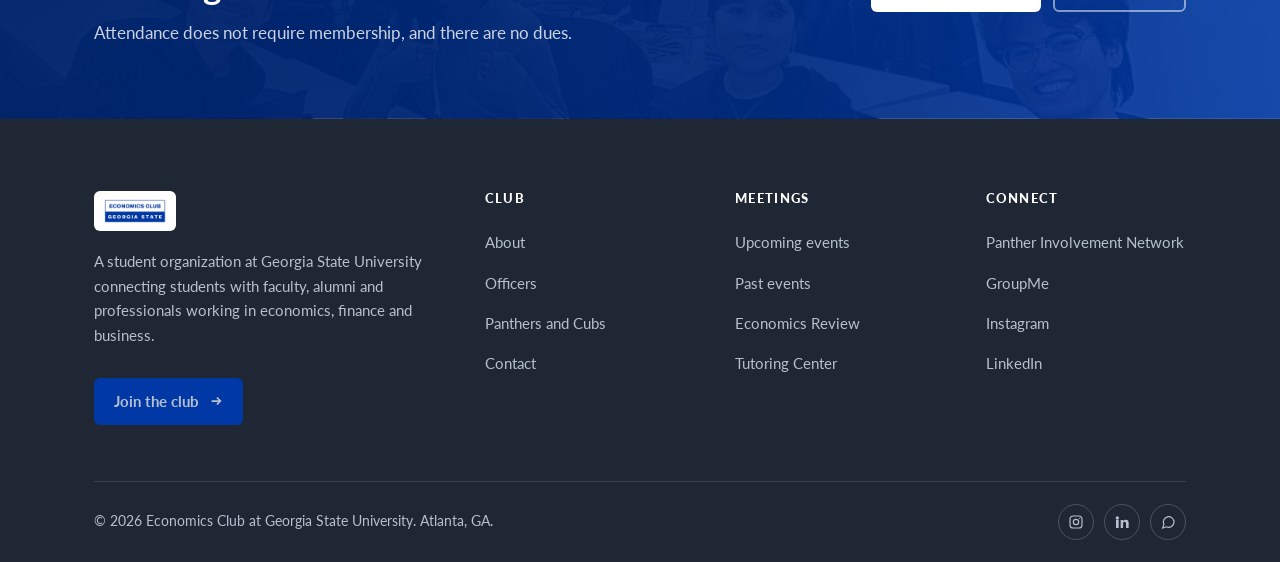
<file: mentorship.html>
<!DOCTYPE html>
<html lang="en">
<head>
<meta charset="utf-8">
<meta name="viewport" content="width=device-width, initial-scale=1">
<title>Panthers and Cubs | Economics Club at Georgia State University</title>
<meta name="description" content="Our mentorship program pairing underclassmen with upperclassmen and graduate students in economics.">
<link rel="preconnect" href="https://fonts.googleapis.com">
<link rel="preconnect" href="https://fonts.gstatic.com" crossorigin>
<link href="https://fonts.googleapis.com/css2?family=Lato:wght@400;700;900&display=swap" rel="stylesheet">
<link rel="stylesheet" href="styles.css">
<link rel="icon" href="[data-uri]">
</head>
<body>
<a class="skip" href="#main">Skip to content</a>
<header class="nav">
  <div class="wrap nav__inner">
    <a class="nav__brand" href="index.html"><img src="[data-uri]" alt="Economics Club, Georgia State University"></a>
    <button class="nav__toggle" type="button" aria-expanded="false">Menu</button>
    <nav class="nav__links">
        <a class="nav__link" href="index.html">Home</a>
        <div class="nav__group">
          <button class="nav__link" type="button" aria-expanded="false" aria-current="true">About <svg viewBox="0 0 12 12" fill="none" stroke="currentColor" stroke-width="2" aria-hidden="true"><path d="M2 4l4 4 4-4"/></svg></button>
          <div class="nav__menu">
            <a href="about.html"><b>About the Club</b><span>Purpose, structure and history</span></a>
            <a href="officers.html"><b>Officers</b><span>The executive board and advisor</span></a>
            <a href="mentorship.html"><b>Panthers and Cubs</b><span>Mentorship for underclassmen</span></a>
          </div>
        </div>
        <div class="nav__group">
          <button class="nav__link" type="button" aria-expanded="false">Meetings <svg viewBox="0 0 12 12" fill="none" stroke="currentColor" stroke-width="2" aria-hidden="true"><path d="M2 4l4 4 4-4"/></svg></button>
          <div class="nav__menu">
            <a href="events.html"><b>Upcoming Events</b><span>Next meeting and fall schedule</span></a>
            <a href="events.html#past"><b>Past Events</b><span>A record of recent meetings</span></a>
          </div>
        </div>
        <a class="nav__link" href="opportunities.html">Opportunities</a>
        <div class="nav__group">
          <button class="nav__link" type="button" aria-expanded="false">Resources <svg viewBox="0 0 12 12" fill="none" stroke="currentColor" stroke-width="2" aria-hidden="true"><path d="M2 4l4 4 4-4"/></svg></button>
          <div class="nav__menu">
            <a href="journal.html"><b>Economics Review</b><span>Our forthcoming student journal</span></a>
            <a href="join.html"><b>Join the Club</b><span>PIN, GroupMe and the interest form</span></a>
            <a href="https://success.students.gsu.edu/learning-tutoring-center/#ONLINE-TUTORING"><b>Tutoring Center</b><span>Free academic support at GSU</span></a>
          </div>
        </div>
        <a class="nav__link" href="contact.html">Contact</a>
      <a class="btn btn--primary btn--sm" href="join.html">Join now</a>
    </nav>
  </div>
</header>
<main id="main">
  <section class="hero hero--slim" style="background-image:linear-gradient(100deg,rgba(0,36,107,.96) 0%,rgba(0,42,125,.93) 55%,rgba(0,57,166,.88) 100%),url([data-uri]);background-size:cover;background-position:center 35%;background-repeat:no-repeat">
    <div class="wrap">
      <p class="eyebrow eyebrow--light">Panthers and Cubs</p>
      <h1>A mentorship program for underclassmen</h1>
      <p class="hero__lede">Underclassmen are paired with upperclassmen and graduate students who have already made the decisions they are facing.</p>
    </div>
  </section>
  <section class="section">
    <div class="wrap split">
      <div>
        <p class="eyebrow">How it works</p>
        <h2 style="font-size:clamp(1.7rem,3.2vw,2.3rem)">Paired with someone a few years ahead of you</h2>
        <p style="margin-top:18px;color:var(--muted)">Each cub is matched with a panther, an upperclassman or graduate student in economics. Pairs decide between themselves how often to meet and what to work on. The program runs alongside official university advising rather than replacing it.</p>
        <div class="btn-row"><a class="btn btn--primary" href="https://forms.cloud.microsoft/Pages/ResponsePage.aspx?id=LIJNcIo1hEeaFkniC3X5QWvbP2Nt-TZDmrodVVDFz3BUNU0xWUhLREQ3T0RKOTE2V1NGQkxXS0haMi4u&amp;origin=QRCode">Enroll in the program <svg viewBox="0 0 16 16" fill="none" stroke="currentColor" stroke-width="2" aria-hidden="true"><path d="M3 8h10M9 4l4 4-4 4"/></svg></a></div>
      </div>
      <div class="cards" style="grid-template-columns:1fr">
        <article class="card">
          <div class="card__icon"><svg viewBox="0 0 24 24" fill="none" stroke="currentColor" stroke-width="1.7" stroke-linecap="round" stroke-linejoin="round" aria-hidden="true"><circle cx="9" cy="8" r="3"/><path d="M3 19a6 6 0 0112 0"/><path d="M16 6a3 3 0 010 6M17 19a6 6 0 00-2-4.5"/></svg></div>
          <h3>What mentors help with</h3>
          <p>The questions that are difficult to raise in a fifteen-minute advising appointment.</p>
          <div class="card__list">
            <b>Typically covered</b>
            <ul>
              <li>Course selection and sequencing</li>
              <li>CV and resume review</li>
              <li>Which electives are worth taking</li>
              <li>When to approach faculty about research</li>
              <li>Preparing for internships and graduate study</li>
            </ul>
          </div>
        </article>
      </div>
    </div>
  </section>

  <section class="section section--tint">
    <div class="wrap">
      <div class="cards cards--2">
        <article class="card">
          <div class="card__icon"><svg viewBox="0 0 24 24" fill="none" stroke="currentColor" stroke-width="1.7" stroke-linecap="round" stroke-linejoin="round" aria-hidden="true"><path d="M12 4l9 4-9 4-9-4 9-4z"/><path d="M6 10.5V15c0 1.7 2.7 3 6 3s6-1.3 6-3v-4.5"/></svg></div>
          <h3>For underclassmen</h3>
          <p>You do not need a plan before enrolling. Most cubs join precisely because they are unsure which direction to take the major, and a mentor is more useful early than late.</p>
        </article>
        <article class="card">
          <div class="card__icon"><svg viewBox="0 0 24 24" fill="none" stroke="currentColor" stroke-width="1.7" stroke-linecap="round" stroke-linejoin="round" aria-hidden="true"><rect x="3" y="4" width="18" height="14" rx="2"/><path d="M7 15l3-4 3 3 4-6"/></svg></div>
          <h3>For upperclassmen and graduate students</h3>
          <p>Mentoring is a modest commitment and one of the more direct ways to contribute to the club. It also gives you something concrete to describe on an application.</p>
        </article>
      </div>
    </div>
  </section>
  <section class="cta" style="background-image:linear-gradient(90deg,rgba(0,36,107,.97) 0%,rgba(0,42,125,.95) 55%,rgba(0,57,166,.90) 100%),url([data-uri]);background-size:cover;background-position:center 35%;background-repeat:no-repeat">
    <div class="wrap">
      <div>
        <h2>Attend one meeting before deciding.</h2>
        <p>Attendance does not require membership, and there are no dues.</p>
      </div>
      <div class="btn-row" style="margin-top:0">
        <a class="btn btn--white" href="https://forms.cloud.microsoft/r/cCS9iw1YU4">Interest form <svg viewBox="0 0 16 16" fill="none" stroke="currentColor" stroke-width="2" aria-hidden="true"><path d="M3 8h10M9 4l4 4-4 4"/></svg></a>
        <a class="btn btn--ghost" href="https://pin.gsu.edu/actioncenter/organization/economics-club">Join on PIN</a>
      </div>
    </div>
  </section>

</main>
<footer class="foot">
  <div class="wrap">
    <div class="foot__grid">
      <div class="foot__brand">
        <img src="[data-uri]" alt="Economics Club, Georgia State University">
        <p>A student organization at Georgia State University connecting students with faculty, alumni and professionals working in economics, finance and business.</p>
        <div class="btn-row"><a class="btn btn--primary btn--sm" href="join.html">Join the club <svg viewBox="0 0 16 16" fill="none" stroke="currentColor" stroke-width="2" aria-hidden="true"><path d="M3 8h10M9 4l4 4-4 4"/></svg></a></div>
      </div>
      <div>
        <h4>Club</h4>
        <ul>
          <li><a href="about.html">About</a></li>
          <li><a href="officers.html">Officers</a></li>
          <li><a href="mentorship.html">Panthers and Cubs</a></li>
          <li><a href="contact.html">Contact</a></li>
        </ul>
      </div>
      <div>
        <h4>Meetings</h4>
        <ul>
          <li><a href="events.html">Upcoming events</a></li>
          <li><a href="events.html#past">Past events</a></li>
          <li><a href="journal.html">Economics Review</a></li>
          <li><a href="https://success.students.gsu.edu/learning-tutoring-center/#ONLINE-TUTORING">Tutoring Center</a></li>
        </ul>
      </div>
      <div>
        <h4>Connect</h4>
        <ul>
          <li><a href="https://pin.gsu.edu/actioncenter/organization/economics-club">Panther Involvement Network</a></li>
          <li><a href="https://groupme.com/join_group/97576354/ViAdK5QQ">GroupMe</a></li>
          <li><a href="https://instagram.com/econclubgsu">Instagram</a></li>
          <li><a href="https://www.linkedin.com/company/gsu-economics-club/">LinkedIn</a></li>
        </ul>
      </div>
    </div>
    <div class="foot__bar">
      <p>&copy; 2026 Economics Club at Georgia State University. Atlanta, GA.</p>
      <div class="foot__social">
        <a href="https://instagram.com/econclubgsu" aria-label="Instagram"><svg viewBox="0 0 24 24" fill="none" stroke="currentColor" stroke-width="1.8"><rect x="3" y="3" width="18" height="18" rx="5"/><circle cx="12" cy="12" r="4"/><circle cx="17.5" cy="6.5" r="1" fill="currentColor" stroke="none"/></svg></a>
        <a href="https://www.linkedin.com/company/gsu-economics-club/" aria-label="LinkedIn"><svg viewBox="0 0 24 24" fill="currentColor"><path d="M4.98 3.5a2.5 2.5 0 100 5 2.5 2.5 0 000-5zM3 9h4v12H3zM10 9h3.8v1.7h.05c.53-.95 1.83-1.95 3.77-1.95C21.4 8.75 22 11 22 14.1V21h-4v-6.1c0-1.45-.03-3.3-2.05-3.3-2.05 0-2.37 1.57-2.37 3.2V21h-3.6z"/></svg></a>
        <a href="https://groupme.com/join_group/97576354/ViAdK5QQ" aria-label="GroupMe"><svg viewBox="0 0 24 24" fill="none" stroke="currentColor" stroke-width="1.8"><path d="M21 12a8 8 0 01-11.5 7.2L4 21l1.8-5.4A8 8 0 1121 12z"/></svg></a>
      </div>
    </div>
  </div>
</footer>
<script src="script.js"></script>
</body>
</html>
</file>
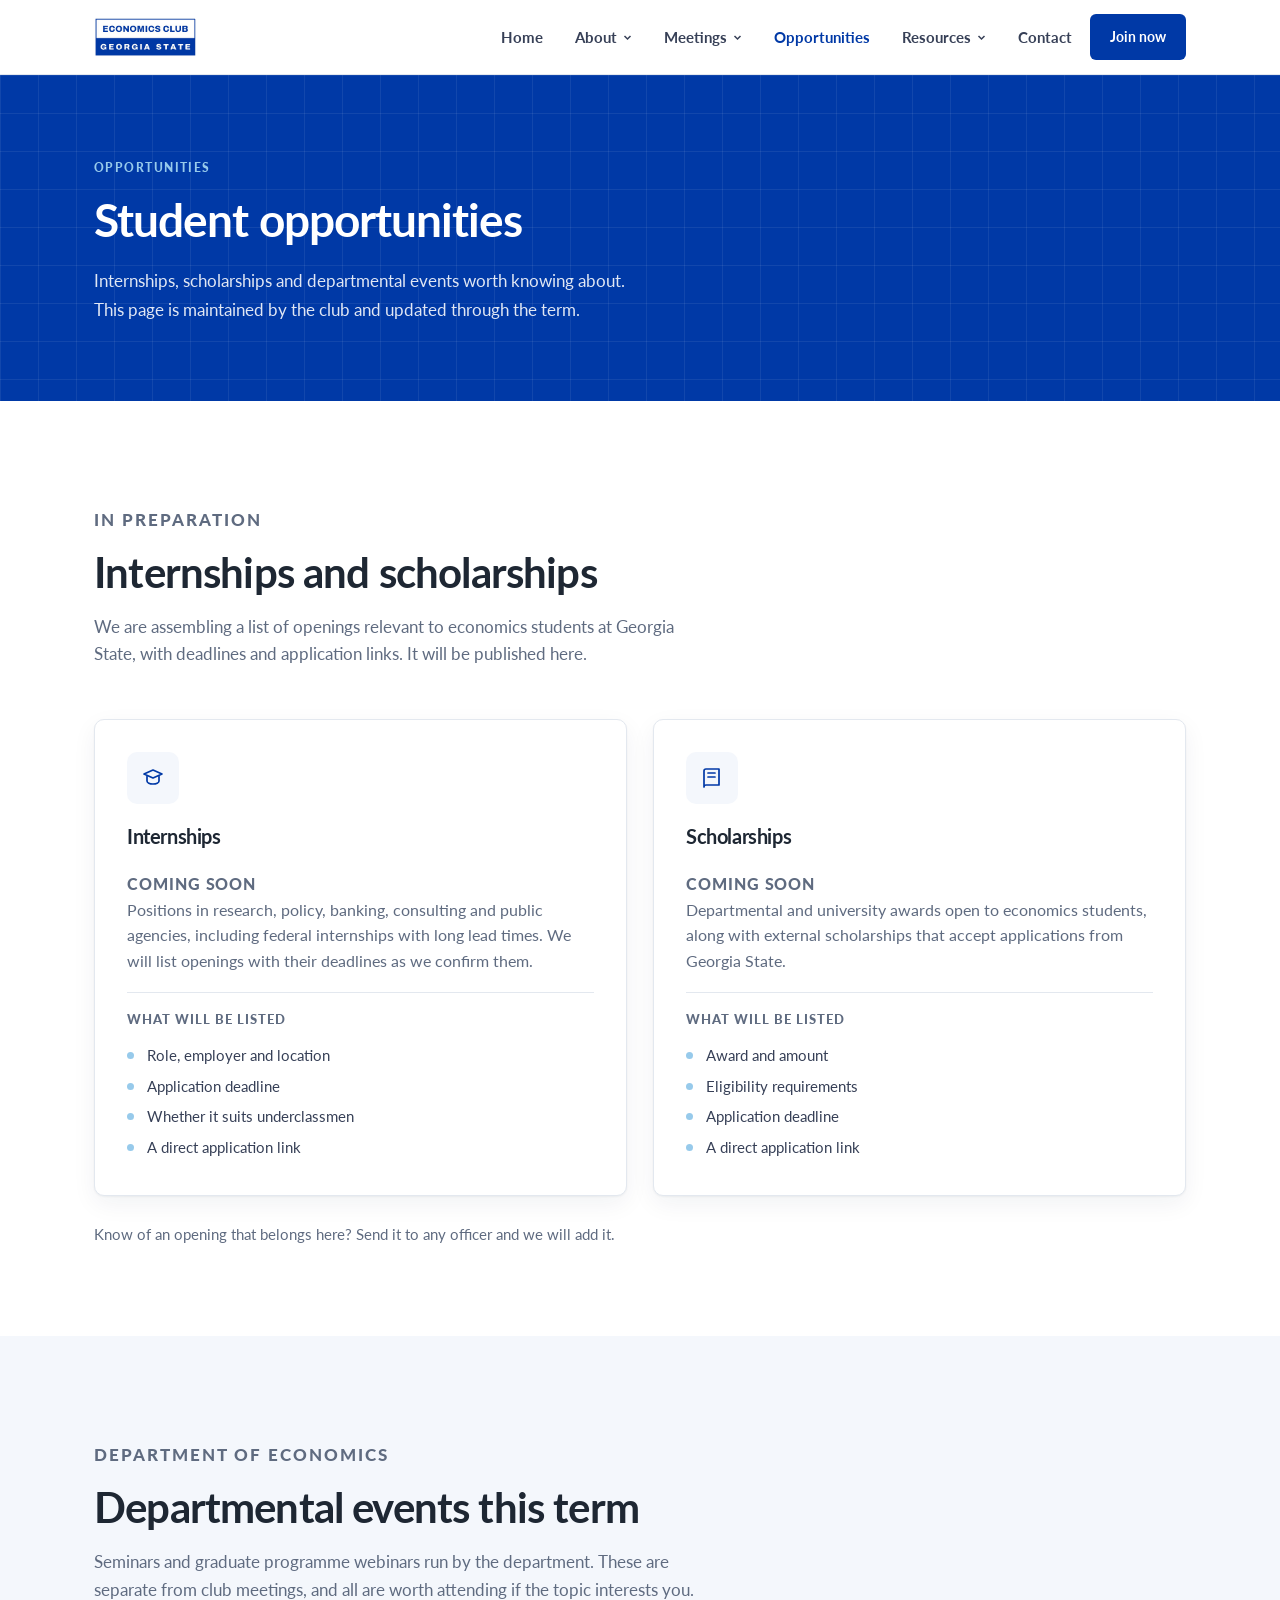
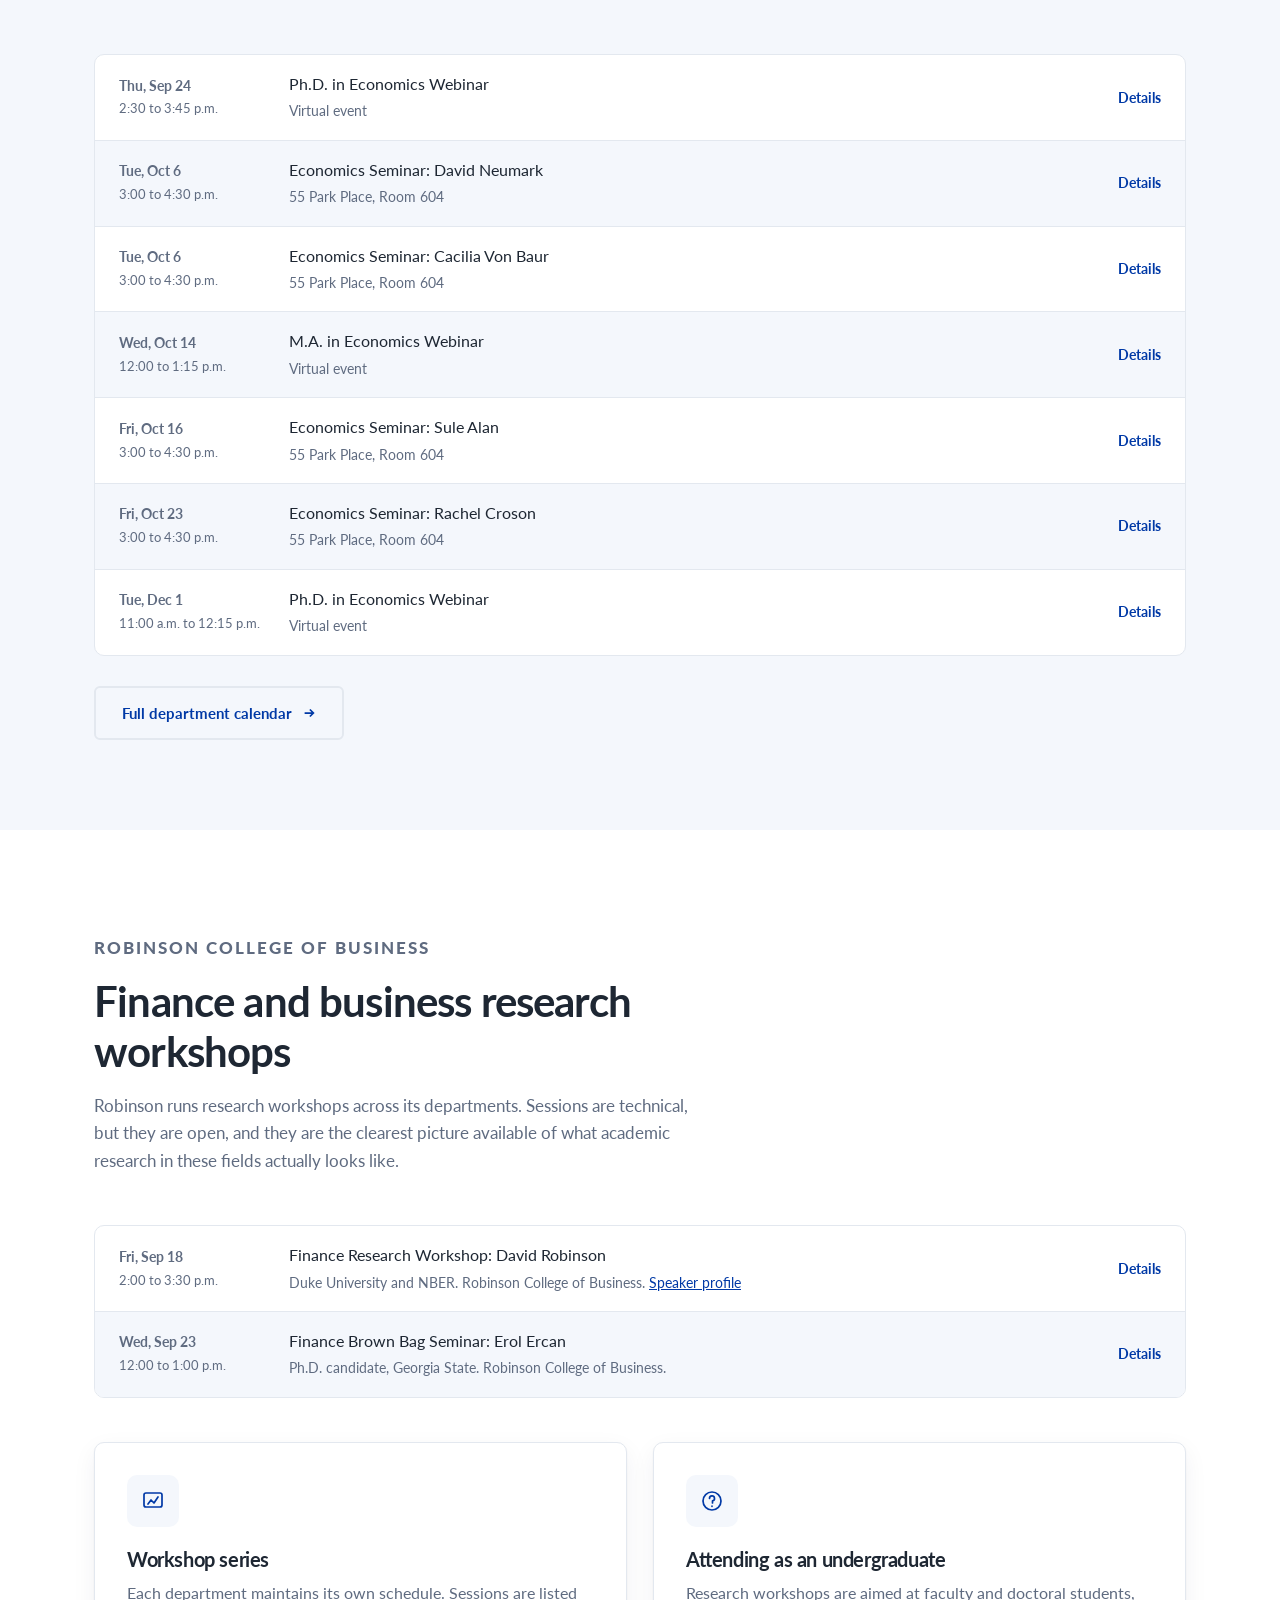
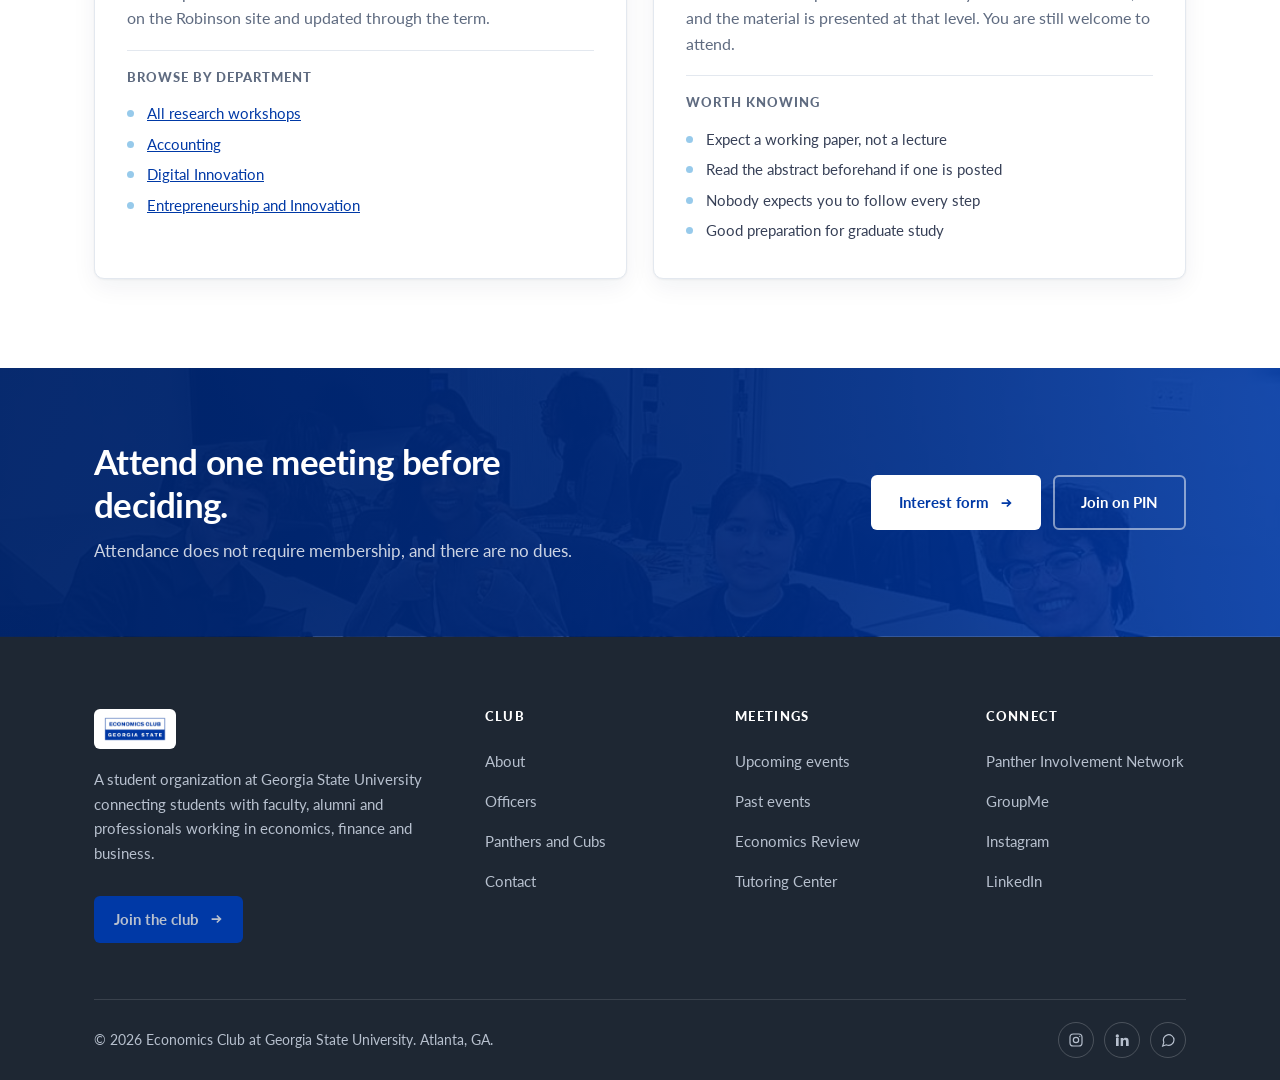
<file: opportunities.html>
<!DOCTYPE html>
<html lang="en">
<head>
<meta charset="utf-8">
<meta name="viewport" content="width=device-width, initial-scale=1">
<title>Opportunities | Economics Club at Georgia State University</title>
<meta name="description" content="Internships, scholarships and Department of Economics events for students at Georgia State University.">
<link rel="preconnect" href="https://fonts.googleapis.com">
<link rel="preconnect" href="https://fonts.gstatic.com" crossorigin>
<link href="https://fonts.googleapis.com/css2?family=Lato:wght@400;700;900&display=swap" rel="stylesheet">
<link rel="stylesheet" href="styles.css">
<link rel="icon" href="[data-uri]">
</head>
<body>
<a class="skip" href="#main">Skip to content</a>
<header class="nav">
  <div class="wrap nav__inner">
    <a class="nav__brand" href="index.html"><img src="[data-uri]" alt="Economics Club, Georgia State University"></a>
    <button class="nav__toggle" type="button" aria-expanded="false">Menu</button>
    <nav class="nav__links">
        <a class="nav__link" href="index.html">Home</a>
        <div class="nav__group">
          <button class="nav__link" type="button" aria-expanded="false">About <svg viewBox="0 0 12 12" fill="none" stroke="currentColor" stroke-width="2" aria-hidden="true"><path d="M2 4l4 4 4-4"/></svg></button>
          <div class="nav__menu">
            <a href="about.html"><b>About the Club</b><span>Purpose, structure and history</span></a>
            <a href="officers.html"><b>Officers</b><span>The executive board and advisor</span></a>
            <a href="mentorship.html"><b>Panthers and Cubs</b><span>Mentorship for underclassmen</span></a>
          </div>
        </div>
        <div class="nav__group">
          <button class="nav__link" type="button" aria-expanded="false">Meetings <svg viewBox="0 0 12 12" fill="none" stroke="currentColor" stroke-width="2" aria-hidden="true"><path d="M2 4l4 4 4-4"/></svg></button>
          <div class="nav__menu">
            <a href="events.html"><b>Upcoming Events</b><span>Next meeting and fall schedule</span></a>
            <a href="events.html#past"><b>Past Events</b><span>A record of recent meetings</span></a>
          </div>
        </div>
        <a class="nav__link" href="opportunities.html" aria-current="page">Opportunities</a>
        <div class="nav__group">
          <button class="nav__link" type="button" aria-expanded="false">Resources <svg viewBox="0 0 12 12" fill="none" stroke="currentColor" stroke-width="2" aria-hidden="true"><path d="M2 4l4 4 4-4"/></svg></button>
          <div class="nav__menu">
            <a href="journal.html"><b>Economics Review</b><span>Our forthcoming student journal</span></a>
            <a href="join.html"><b>Join the Club</b><span>PIN, GroupMe and the interest form</span></a>
            <a href="https://success.students.gsu.edu/learning-tutoring-center/#ONLINE-TUTORING"><b>Tutoring Center</b><span>Free academic support at GSU</span></a>
          </div>
        </div>
        <a class="nav__link" href="contact.html">Contact</a>
      <a class="btn btn--primary btn--sm" href="join.html">Join now</a>
    </nav>
  </div>
</header>
<main id="main">
  <section class="hero hero--slim">
    <div class="wrap">
      <p class="eyebrow eyebrow--light">Opportunities</p>
      <h1>Student opportunities</h1>
      <p class="hero__lede">Internships, scholarships and departmental events worth knowing about. This page is maintained by the club and updated through the term.</p>
    </div>
  </section>
  <section class="section">
    <div class="wrap">
      <div class="h-block">
        <p class="eyebrow">In preparation</p>
        <h2>Internships and scholarships</h2>
        <p>We are assembling a list of openings relevant to economics students at Georgia State, with deadlines and application links. It will be published here.</p>
      </div>
      <div class="cards cards--2">
        <article class="card">
          <div class="card__icon"><svg viewBox="0 0 24 24" fill="none" stroke="currentColor" stroke-width="1.7" stroke-linecap="round" stroke-linejoin="round" aria-hidden="true"><path d="M12 4l9 4-9 4-9-4 9-4z"/><path d="M6 10.5V15c0 1.7 2.7 3 6 3s6-1.3 6-3v-4.5"/></svg></div>
          <h3>Internships</h3>
          <p class="card__meta">Coming soon</p>
          <p>Positions in research, policy, banking, consulting and public agencies, including federal internships with long lead times. We will list openings with their deadlines as we confirm them.</p>
          <div class="card__list">
            <b>What will be listed</b>
            <ul>
              <li>Role, employer and location</li>
              <li>Application deadline</li>
              <li>Whether it suits underclassmen</li>
              <li>A direct application link</li>
            </ul>
          </div>
        </article>
        <article class="card">
          <div class="card__icon"><svg viewBox="0 0 24 24" fill="none" stroke="currentColor" stroke-width="1.7" stroke-linecap="round" stroke-linejoin="round" aria-hidden="true"><path d="M4 5a2 2 0 012-2h13v16H6a2 2 0 00-2 2V5z"/><path d="M8 7h7M8 11h7"/></svg></div>
          <h3>Scholarships</h3>
          <p class="card__meta">Coming soon</p>
          <p>Departmental and university awards open to economics students, along with external scholarships that accept applications from Georgia State.</p>
          <div class="card__list">
            <b>What will be listed</b>
            <ul>
              <li>Award and amount</li>
              <li>Eligibility requirements</li>
              <li>Application deadline</li>
              <li>A direct application link</li>
            </ul>
          </div>
        </article>
      </div>
      <p style="margin-top:26px;color:var(--muted);font-size:.95rem">Know of an opening that belongs here? Send it to any officer and we will add it.</p>
    </div>
  </section>

  <section class="section section--tint">
    <div class="wrap">
      <div class="h-block">
        <p class="eyebrow">Department of Economics</p>
        <h2>Departmental events this term</h2>
        <p>Seminars and graduate programme webinars run by the department. These are separate from club meetings, and all are worth attending if the topic interests you.</p>
      </div>
      <ul class="log log--links">
        <li>
          <span class="log__date">Thu, Sep 24<br><span class="log__time">2:30 to 3:45 p.m.</span></span>
          <span class="log__what">Ph.D. in Economics Webinar<br><span class="log__where">Virtual event</span></span>
          <a class="log__go" href="https://calendar.gsu.edu/event/phd-in-economics-webinar">Details</a>
        </li>
        <li>
          <span class="log__date">Tue, Oct 6<br><span class="log__time">3:00 to 4:30 p.m.</span></span>
          <span class="log__what">Economics Seminar: David Neumark<br><span class="log__where">55 Park Place, Room 604</span></span>
          <a class="log__go" href="https://calendar.gsu.edu/event/economics-seminar-david-neumark">Details</a>
        </li>
        <li>
          <span class="log__date">Tue, Oct 6<br><span class="log__time">3:00 to 4:30 p.m.</span></span>
          <span class="log__what">Economics Seminar: Cacilia Von Baur<br><span class="log__where">55 Park Place, Room 604</span></span>
          <a class="log__go" href="https://calendar.gsu.edu/event/economics-seminar-cacilia-von-baur">Details</a>
        </li>
        <li>
          <span class="log__date">Wed, Oct 14<br><span class="log__time">12:00 to 1:15 p.m.</span></span>
          <span class="log__what">M.A. in Economics Webinar<br><span class="log__where">Virtual event</span></span>
          <a class="log__go" href="https://calendar.gsu.edu/event/ma-in-economics-webinar-617">Details</a>
        </li>
        <li>
          <span class="log__date">Fri, Oct 16<br><span class="log__time">3:00 to 4:30 p.m.</span></span>
          <span class="log__what">Economics Seminar: Sule Alan<br><span class="log__where">55 Park Place, Room 604</span></span>
          <a class="log__go" href="https://calendar.gsu.edu/event/economics-seminar-sule-alan">Details</a>
        </li>
        <li>
          <span class="log__date">Fri, Oct 23<br><span class="log__time">3:00 to 4:30 p.m.</span></span>
          <span class="log__what">Economics Seminar: Rachel Croson<br><span class="log__where">55 Park Place, Room 604</span></span>
          <a class="log__go" href="https://calendar.gsu.edu/event/economics-seminar-rachel-croson">Details</a>
        </li>
        <li>
          <span class="log__date">Tue, Dec 1<br><span class="log__time">11:00 a.m. to 12:15 p.m.</span></span>
          <span class="log__what">Ph.D. in Economics Webinar<br><span class="log__where">Virtual event</span></span>
          <a class="log__go" href="https://calendar.gsu.edu/event/phd-in-economics-webinar-9737">Details</a>
        </li>
      </ul>
      <div class="btn-row"><a class="btn btn--outline" href="https://calendar.gsu.edu/department/economics/calendar">Full department calendar <svg viewBox="0 0 16 16" fill="none" stroke="currentColor" stroke-width="2" aria-hidden="true"><path d="M3 8h10M9 4l4 4-4 4"/></svg></a></div>
    </div>
  </section>

  <section class="section">
    <div class="wrap">
      <div class="h-block">
        <p class="eyebrow">Robinson College of Business</p>
        <h2>Finance and business research workshops</h2>
        <p>Robinson runs research workshops across its departments. Sessions are technical, but they are open, and they are the clearest picture available of what academic research in these fields actually looks like.</p>
      </div>
      <ul class="log log--links">
        <li>
          <span class="log__date">Fri, Sep 18<br><span class="log__time">2:00 to 3:30 p.m.</span></span>
          <span class="log__what">Finance Research Workshop: David Robinson<br><span class="log__where">Duke University and NBER. Robinson College of Business. <a href="https://www.fuqua.duke.edu/faculty/david-robinson">Speaker profile</a></span></span>
          <a class="log__go" href="https://calendar.gsu.edu/event/finance-research-workshop-david-robinson-duke-university-and-nber">Details</a>
        </li>
        <li>
          <span class="log__date">Wed, Sep 23<br><span class="log__time">12:00 to 1:00 p.m.</span></span>
          <span class="log__what">Finance Brown Bag Seminar: Erol Ercan<br><span class="log__where">Ph.D. candidate, Georgia State. Robinson College of Business.</span></span>
          <a class="log__go" href="https://calendar.gsu.edu/event/finance-brown-bag-research-seminar-erol-ercan-phd-candidate-gsu">Details</a>
        </li>
      </ul>

      <div class="cards cards--2" style="margin-top:clamp(28px,4vw,44px)">
        <article class="card">
          <div class="card__icon"><svg viewBox="0 0 24 24" fill="none" stroke="currentColor" stroke-width="1.7" stroke-linecap="round" stroke-linejoin="round" aria-hidden="true"><rect x="3" y="4" width="18" height="14" rx="2"/><path d="M7 15l3-4 3 3 4-6"/></svg></div>
          <h3>Workshop series</h3>
          <p>Each department maintains its own schedule. Sessions are listed on the Robinson site and updated through the term.</p>
          <div class="card__list">
            <b>Browse by department</b>
            <ul>
              <li><a href="https://robinson.gsu.edu/research-workshops/">All research workshops</a></li>
              <li><a href="https://robinson.gsu.edu/research-workshops/accounting-workshops/">Accounting</a></li>
              <li><a href="https://robinson.gsu.edu/research-workshops/digital-innovation-workshops/">Digital Innovation</a></li>
              <li><a href="https://robinson.gsu.edu/research-workshops/eni-workshops/">Entrepreneurship and Innovation</a></li>
            </ul>
          </div>
        </article>
        <article class="card">
          <div class="card__icon"><svg viewBox="0 0 24 24" fill="none" stroke="currentColor" stroke-width="1.7" stroke-linecap="round" stroke-linejoin="round" aria-hidden="true"><circle cx="12" cy="12" r="9"/><path d="M9.5 9.5a2.5 2.5 0 113 2.4V14"/><path d="M12 17.2v.1"/></svg></div>
          <h3>Attending as an undergraduate</h3>
          <p>Research workshops are aimed at faculty and doctoral students, and the material is presented at that level. You are still welcome to attend.</p>
          <div class="card__list">
            <b>Worth knowing</b>
            <ul>
              <li>Expect a working paper, not a lecture</li>
              <li>Read the abstract beforehand if one is posted</li>
              <li>Nobody expects you to follow every step</li>
              <li>Good preparation for graduate study</li>
            </ul>
          </div>
        </article>
      </div>
    </div>
  </section>
  <section class="cta" style="background-image:linear-gradient(90deg,rgba(0,36,107,.97) 0%,rgba(0,42,125,.95) 55%,rgba(0,57,166,.90) 100%),url([data-uri]);background-size:cover;background-position:center 35%;background-repeat:no-repeat">
    <div class="wrap">
      <div>
        <h2>Attend one meeting before deciding.</h2>
        <p>Attendance does not require membership, and there are no dues.</p>
      </div>
      <div class="btn-row" style="margin-top:0">
        <a class="btn btn--white" href="https://forms.cloud.microsoft/r/cCS9iw1YU4">Interest form <svg viewBox="0 0 16 16" fill="none" stroke="currentColor" stroke-width="2" aria-hidden="true"><path d="M3 8h10M9 4l4 4-4 4"/></svg></a>
        <a class="btn btn--ghost" href="https://pin.gsu.edu/actioncenter/organization/economics-club">Join on PIN</a>
      </div>
    </div>
  </section>

</main>
<footer class="foot">
  <div class="wrap">
    <div class="foot__grid">
      <div class="foot__brand">
        <img src="[data-uri]" alt="Economics Club, Georgia State University">
        <p>A student organization at Georgia State University connecting students with faculty, alumni and professionals working in economics, finance and business.</p>
        <div class="btn-row"><a class="btn btn--primary btn--sm" href="join.html">Join the club <svg viewBox="0 0 16 16" fill="none" stroke="currentColor" stroke-width="2" aria-hidden="true"><path d="M3 8h10M9 4l4 4-4 4"/></svg></a></div>
      </div>
      <div>
        <h4>Club</h4>
        <ul>
          <li><a href="about.html">About</a></li>
          <li><a href="officers.html">Officers</a></li>
          <li><a href="mentorship.html">Panthers and Cubs</a></li>
          <li><a href="contact.html">Contact</a></li>
        </ul>
      </div>
      <div>
        <h4>Meetings</h4>
        <ul>
          <li><a href="events.html">Upcoming events</a></li>
          <li><a href="events.html#past">Past events</a></li>
          <li><a href="journal.html">Economics Review</a></li>
          <li><a href="https://success.students.gsu.edu/learning-tutoring-center/#ONLINE-TUTORING">Tutoring Center</a></li>
        </ul>
      </div>
      <div>
        <h4>Connect</h4>
        <ul>
          <li><a href="https://pin.gsu.edu/actioncenter/organization/economics-club">Panther Involvement Network</a></li>
          <li><a href="https://groupme.com/join_group/97576354/ViAdK5QQ">GroupMe</a></li>
          <li><a href="https://instagram.com/econclubgsu">Instagram</a></li>
          <li><a href="https://www.linkedin.com/company/gsu-economics-club/">LinkedIn</a></li>
        </ul>
      </div>
    </div>
    <div class="foot__bar">
      <p>&copy; 2026 Economics Club at Georgia State University. Atlanta, GA.</p>
      <div class="foot__social">
        <a href="https://instagram.com/econclubgsu" aria-label="Instagram"><svg viewBox="0 0 24 24" fill="none" stroke="currentColor" stroke-width="1.8"><rect x="3" y="3" width="18" height="18" rx="5"/><circle cx="12" cy="12" r="4"/><circle cx="17.5" cy="6.5" r="1" fill="currentColor" stroke="none"/></svg></a>
        <a href="https://www.linkedin.com/company/gsu-economics-club/" aria-label="LinkedIn"><svg viewBox="0 0 24 24" fill="currentColor"><path d="M4.98 3.5a2.5 2.5 0 100 5 2.5 2.5 0 000-5zM3 9h4v12H3zM10 9h3.8v1.7h.05c.53-.95 1.83-1.95 3.77-1.95C21.4 8.75 22 11 22 14.1V21h-4v-6.1c0-1.45-.03-3.3-2.05-3.3-2.05 0-2.37 1.57-2.37 3.2V21h-3.6z"/></svg></a>
        <a href="https://groupme.com/join_group/97576354/ViAdK5QQ" aria-label="GroupMe"><svg viewBox="0 0 24 24" fill="none" stroke="currentColor" stroke-width="1.8"><path d="M21 12a8 8 0 01-11.5 7.2L4 21l1.8-5.4A8 8 0 1121 12z"/></svg></a>
      </div>
    </div>
  </div>
</footer>
<script src="script.js"></script>
</body>
</html>
</file>
<file: styles.css>
/* Economics Club at Georgia State University
   Palette per the GSU Communications ToolKit */
:root{
  --blue:#0039A6;
  --blue-dark:#00246B;
  --blue-cool:#0071CE;
  --blue-light:#97CAEB;
  --red:#CC0000;
  --ink:#1E2733;
  --steel:#374057;
  --muted:#5F6B80;
  --line:#E3E8EF;
  --tint:#F4F7FC;
  --white:#fff;
  --radius:10px;
  --shadow:0 1px 2px rgba(16,32,64,.05), 0 8px 24px rgba(16,32,64,.06);
  --shadow-lift:0 2px 4px rgba(16,32,64,.06), 0 16px 40px rgba(16,32,64,.10);
  --wrap:1140px;
}
*{box-sizing:border-box}
html{scroll-behavior:smooth}
body{margin:0;background:var(--white);color:var(--steel);font-family:"Lato",-apple-system,BlinkMacSystemFont,"Segoe UI",sans-serif;font-size:17px;line-height:1.65;-webkit-font-smoothing:antialiased}
img{max-width:100%;display:block}
h1,h2,h3,h4{margin:0;color:var(--ink);font-weight:700;line-height:1.2;letter-spacing:-.02em}
p{margin:0}
ul{margin:0;padding:0;list-style:none}
a{color:var(--blue)}
:focus-visible{outline:2px solid var(--blue);outline-offset:3px;border-radius:4px}
.skip{position:absolute;left:-9999px;background:var(--blue);color:#fff;padding:10px 16px;z-index:200}
.skip:focus{left:8px;top:8px}
.wrap{width:100%;max-width:var(--wrap);margin-inline:auto;padding-inline:24px}
.section{padding-block:clamp(56px,7vw,104px)}
.section--tint{background:var(--tint)}
.section--line{border-top:1px solid var(--line)}

/* eyebrow + heading */
.eyebrow{display:inline-block;font-size:12px;font-weight:900;letter-spacing:.12em;text-transform:uppercase;color:var(--blue);margin-bottom:14px}
.eyebrow--light{color:var(--blue-light)}
.h-block{max-width:62ch;margin-bottom:clamp(30px,4vw,50px)}
.h-block h2{font-size:clamp(1.8rem,3.4vw,2.6rem)}
.h-block p{margin-top:16px;color:var(--muted);font-size:1.04rem}
.h-block--center{margin-inline:auto;text-align:center}

/* buttons */
.btn{display:inline-flex;align-items:center;gap:10px;font:inherit;font-size:15px;font-weight:700;padding:13px 26px;border-radius:6px;text-decoration:none;border:2px solid transparent;cursor:pointer;transition:.15s}
.btn svg{width:14px;height:14px;flex:none}
.btn--primary{background:var(--blue);color:#fff}
.btn--primary:hover{background:var(--blue-dark)}
.btn--outline{background:transparent;color:var(--blue);border-color:var(--line)}
.btn--outline:hover{border-color:var(--blue);background:var(--tint)}
.btn--white{background:#fff;color:var(--blue)}
.btn--white:hover{background:var(--blue-light)}
.btn--ghost{background:transparent;color:#fff;border-color:rgba(255,255,255,.5)}
.btn--ghost:hover{background:#fff;color:var(--blue);border-color:#fff}
.btn--sm{padding:9px 18px;font-size:14px}
.btn-row{display:flex;flex-wrap:wrap;gap:12px;margin-top:30px}

/* ---------- header ---------- */
.nav{position:sticky;top:0;z-index:100;background:rgba(255,255,255,.96);backdrop-filter:blur(10px);border-bottom:1px solid var(--line)}
.nav__inner{display:flex;align-items:center;gap:18px;min-height:74px}
.nav__brand{margin-right:auto;line-height:0}
.nav__brand img{height:40px;width:auto}
.nav__links{display:flex;align-items:center;gap:4px}
.nav__link{position:relative;display:flex;align-items:center;gap:6px;padding:9px 14px;border-radius:6px;color:var(--steel);text-decoration:none;font-size:15px;font-weight:700;background:none;border:0;font-family:inherit;cursor:pointer}
.nav__link:hover{color:var(--blue);background:var(--tint)}
.nav__link[aria-current]{color:var(--blue)}
.nav__link svg{width:9px;height:9px;transition:transform .15s}
.nav__group{position:relative}
.nav__group.is-open .nav__link svg{transform:rotate(180deg)}
.nav__menu{position:absolute;top:calc(100% + 8px);left:0;min-width:250px;background:#fff;border:1px solid var(--line);border-radius:var(--radius);box-shadow:var(--shadow-lift);padding:8px;display:none}
.nav__group.is-open .nav__menu{display:block}
.nav__menu a{display:block;padding:10px 14px;border-radius:6px;color:var(--steel);text-decoration:none;font-size:14.5px}
.nav__menu a:hover{background:var(--tint);color:var(--blue)}
.nav__menu b{display:block;font-weight:700}
.nav__menu span{display:block;font-size:12.5px;color:var(--muted);margin-top:1px}
.nav__toggle{display:none;background:none;border:1px solid var(--line);border-radius:6px;padding:8px 13px;font:inherit;font-size:14px;font-weight:700;color:var(--steel);cursor:pointer}

/* ---------- hero ---------- */
.hero{position:relative;background:var(--blue);color:#fff;overflow:hidden;padding-block:clamp(60px,8vw,110px)}
.hero::after{content:"";position:absolute;inset:0;background-image:linear-gradient(rgba(255,255,255,.07) 1px,transparent 1px),linear-gradient(90deg,rgba(255,255,255,.07) 1px,transparent 1px);background-size:38px 38px;pointer-events:none}
.hero .wrap{position:relative;z-index:1}
.hero__grid{display:grid;grid-template-columns:1.15fr .85fr;gap:clamp(32px,5vw,64px);align-items:center}
.hero h1{color:#fff;font-size:clamp(2.2rem,4.8vw,3.5rem)}
.hero__lede{margin-top:20px;max-width:54ch;color:rgba(255,255,255,.88);font-size:1.08rem}
.hero__flag{display:inline-flex;align-items:center;gap:10px;background:rgba(255,255,255,.12);border:1px solid rgba(255,255,255,.25);border-radius:100px;padding:7px 16px;font-size:13.5px;font-weight:700;margin-bottom:22px}
.hero__flag i{width:8px;height:8px;border-radius:50%;background:var(--red);flex:none}
.hero--slim{padding-block:clamp(48px,6vw,80px)}
.hero--slim h1{font-size:clamp(1.9rem,4vw,2.9rem)}

/* next meeting card */
.mcard{background:#fff;border-radius:var(--radius);box-shadow:var(--shadow-lift);overflow:hidden;color:var(--steel)}
.mcard__top{background:var(--tint);border-bottom:1px solid var(--line);padding:16px 24px;font-size:12px;font-weight:900;letter-spacing:.1em;text-transform:uppercase;color:var(--blue)}
.mcard__body{padding:24px}
.mcard h3{font-size:1.35rem;margin-bottom:14px}
.mcard dl{display:grid;grid-template-columns:76px 1fr;gap:9px 16px;font-size:.95rem;margin:0}
.mcard dt{color:var(--muted);font-weight:700}
.mcard dd{margin:0}
.mcard__foot{border-top:1px solid var(--line);padding:16px 24px;display:flex;flex-wrap:wrap;gap:14px;font-size:.9rem;font-weight:700}

/* ---------- event flyer ---------- */
.hero__stack{display:flex;flex-direction:column;gap:20px}
.flyer{margin:0;border-radius:var(--radius);overflow:hidden;box-shadow:var(--shadow-lift);background:#fff;line-height:0}
.flyer img{width:100%;height:auto}
.split .flyer{margin-bottom:24px}

/* ---------- stats band ---------- */
.stats{display:grid;grid-template-columns:repeat(4,1fr);gap:1px;background:var(--line);border:1px solid var(--line);border-radius:var(--radius);overflow:hidden}
.stat{background:#fff;padding:28px 24px;text-align:center}
.stat b{display:block;font-size:clamp(1.9rem,3.6vw,2.7rem);color:var(--blue);font-weight:900;letter-spacing:-.03em;line-height:1}
.stat span{display:block;margin-top:8px;font-size:.9rem;color:var(--muted);font-weight:700}

/* ---------- icon cards ---------- */
.cards{display:grid;grid-template-columns:repeat(3,1fr);gap:clamp(18px,2.4vw,26px)}
.cards--2{grid-template-columns:repeat(2,1fr)}
.card{background:#fff;border:1px solid var(--line);border-radius:var(--radius);padding:clamp(24px,2.8vw,32px);box-shadow:var(--shadow);display:flex;flex-direction:column;transition:.18s}
.card:hover{box-shadow:var(--shadow-lift);transform:translateY(-2px)}
.card__icon{width:52px;height:52px;border-radius:10px;background:var(--tint);color:var(--blue);display:grid;place-items:center;margin-bottom:20px}
.card__icon svg{width:24px;height:24px}
.card h3{font-size:1.25rem;margin-bottom:10px}
.card p{color:var(--muted);font-size:.97rem}
.card__meta{margin-top:14px;font-size:.85rem;font-weight:900;letter-spacing:.06em;text-transform:uppercase;color:var(--blue)}
.card__list{margin-top:18px;padding-top:16px;border-top:1px solid var(--line)}
.card__list b{display:block;font-size:.8rem;font-weight:900;letter-spacing:.08em;text-transform:uppercase;color:var(--muted);margin-bottom:10px}
.card__list li{position:relative;padding-left:20px;font-size:.93rem;padding-block:3px}
.card__list li::before{content:"";position:absolute;left:0;top:12px;width:7px;height:7px;border-radius:50%;background:var(--blue-light)}
.card__link{margin-top:auto;padding-top:20px;font-weight:700;font-size:.94rem;text-decoration:none;display:inline-flex;align-items:center;gap:8px}
.card__mail{margin-top:12px;font-weight:700;font-size:.94rem;word-break:break-word}
.card__meta+.card__mail{margin-top:8px}

/* ---------- timeline ---------- */
.timeline{position:relative;padding-left:34px}
.timeline::before{content:"";position:absolute;left:7px;top:10px;bottom:10px;width:2px;background:var(--line)}
.tl{position:relative;padding-block:20px}
.tl::before{content:"";position:absolute;left:-34px;top:26px;width:16px;height:16px;border-radius:50%;background:#fff;border:3px solid var(--blue-light)}
.tl--next::before{border-color:var(--red);background:var(--red);box-shadow:0 0 0 5px rgba(204,0,0,.14)}
.tl__date{font-size:.85rem;font-weight:900;letter-spacing:.06em;text-transform:uppercase;color:var(--blue);margin-bottom:6px}
.tl h3{font-size:1.2rem}
.tl p{margin-top:7px;color:var(--muted);font-size:.96rem;max-width:62ch}

/* ---------- roster ---------- */
.roster{display:grid;grid-template-columns:repeat(3,1fr);gap:clamp(18px,2.4vw,26px)}
.person{background:#fff;border:1px solid var(--line);border-radius:var(--radius);box-shadow:var(--shadow);transition:.18s;text-align:center;padding:32px 24px 30px}
.person:hover{box-shadow:var(--shadow-lift);transform:translateY(-2px)}
.person__photo{width:clamp(130px,15vw,168px);aspect-ratio:1;margin:0 auto 20px;border-radius:50%;overflow:hidden;background:var(--tint);box-shadow:0 0 0 4px #fff, 0 0 0 6px var(--blue-light)}
.person__photo img{width:100%;height:100%;object-fit:cover}
.person__initials{width:100%;height:100%;display:grid;place-items:center;font-size:2.2rem;font-weight:900;color:var(--blue)}
.person__body{padding:0}
.person b{display:block;font-size:1.12rem;color:var(--ink);font-weight:700}
.person__role{color:var(--blue);font-weight:700;font-size:.92rem;margin-top:2px}
.person__study{color:var(--muted);font-size:.9rem;margin-top:6px}
.person a{display:inline-block;margin-top:12px;font-size:.9rem;word-break:break-word}

/* ---------- panel / split ---------- */
.panel{background:#fff;border:1px solid var(--line);border-left:5px solid var(--blue);border-radius:var(--radius);padding:clamp(26px,3.4vw,40px);box-shadow:var(--shadow);display:grid;grid-template-columns:1fr auto;gap:clamp(24px,4vw,44px);align-items:center}
.panel--red{border-left-color:var(--red)}
.panel h3{font-size:1.4rem;margin-bottom:10px}
.panel p{color:var(--muted);max-width:66ch}
.split{display:grid;grid-template-columns:1fr 1fr;gap:clamp(28px,4.5vw,60px);align-items:start}
.quote{font-size:1.12rem;color:var(--steel);border-left:4px solid var(--blue);padding-left:24px}
.ticks li{position:relative;padding:12px 0 12px 34px;border-bottom:1px solid var(--line);font-size:.99rem}
.ticks li:first-child{border-top:1px solid var(--line)}
.ticks li::before{content:"";position:absolute;left:0;top:19px;width:18px;height:18px;border-radius:50%;background:var(--tint);border:2px solid var(--blue-light)}
.steps li{display:grid;grid-template-columns:44px 1fr;gap:18px;padding:18px 0;border-bottom:1px solid var(--line)}
.steps li:first-child{border-top:1px solid var(--line)}
.steps i{font-style:normal;width:34px;height:34px;border-radius:50%;background:var(--blue);color:#fff;font-weight:900;font-size:.95rem;display:grid;place-items:center}
.steps b{display:block;color:var(--ink)}
.steps span{font-size:.95rem;color:var(--muted)}

/* ---------- archive table ---------- */
.log{border:1px solid var(--line);border-radius:var(--radius);overflow:hidden;background:#fff}
.log li{display:grid;grid-template-columns:130px 1fr 180px;gap:20px;align-items:center;padding:16px 24px;border-bottom:1px solid var(--line)}
.log li:last-child{border-bottom:0}
.log li:nth-child(even){background:var(--tint)}
.log__date{font-size:.87rem;font-weight:700;color:var(--muted)}
.log__what{font-size:1rem;color:var(--ink)}
.log__tag{justify-self:start;font-size:.76rem;font-weight:900;letter-spacing:.06em;text-transform:uppercase;color:var(--blue);background:rgba(0,57,166,.08);padding:5px 11px;border-radius:100px}
.log__tag--chat{color:var(--blue-cool);background:rgba(0,113,206,.1)}
.log__tag--panel{color:var(--red);background:rgba(204,0,0,.08)}
.log--links li{grid-template-columns:150px 1fr 110px}
.log__time{font-weight:400;color:var(--muted);font-size:.83rem}
.log__where{font-weight:400;color:var(--muted);font-size:.88rem}
.log__go{justify-self:end;font-weight:700;font-size:.9rem;text-decoration:none;white-space:nowrap}
.log__go:hover{text-decoration:underline}

/* ---------- cta band ---------- */
.cta{background:var(--blue-dark);color:#fff;position:relative;overflow:hidden}
.cta .wrap{position:relative;z-index:1}
.cta .wrap{display:flex;flex-wrap:wrap;gap:30px;align-items:center;justify-content:space-between;padding-block:clamp(44px,6vw,72px)}
.cta h2{color:#fff;font-size:clamp(1.6rem,3vw,2.2rem);max-width:24ch}
.cta p{margin-top:12px;color:rgba(255,255,255,.8);max-width:48ch}

/* ---------- footer ---------- */
.foot{background:var(--ink);color:#B7C0CE;padding-top:clamp(48px,6vw,72px)}
.foot__grid{display:grid;grid-template-columns:1.7fr 1fr 1fr 1fr;gap:clamp(28px,4vw,50px)}
.foot__brand img{height:40px;width:auto;background:#fff;padding:8px 10px;border-radius:6px}
.foot__brand p{margin-top:18px;font-size:.94rem;max-width:38ch}
.foot h4{color:#fff;font-size:.82rem;font-weight:900;letter-spacing:.1em;text-transform:uppercase;margin-bottom:16px}
.foot li{padding:6px 0}
.foot a{color:#B7C0CE;text-decoration:none;font-size:.94rem}
.foot a:hover{color:#fff;text-decoration:underline}
.foot__bar{margin-top:clamp(36px,5vw,56px);border-top:1px solid rgba(255,255,255,.12);padding-block:22px;display:flex;flex-wrap:wrap;gap:16px;justify-content:space-between;align-items:center;font-size:.86rem}
.foot__social{display:flex;gap:10px}
.foot__social a{width:36px;height:36px;border-radius:50%;border:1px solid rgba(255,255,255,.2);display:grid;place-items:center}
.foot__social a:hover{background:var(--blue);border-color:var(--blue)}
.foot__social svg{width:16px;height:16px}

/* ---------- responsive ---------- */
@media (max-width:960px){
  .hero__grid,.split,.panel{grid-template-columns:1fr}
  .cards,.roster{grid-template-columns:repeat(2,1fr)}
  .stats{grid-template-columns:repeat(2,1fr)}
  .foot__grid{grid-template-columns:1fr 1fr}
  .log li{grid-template-columns:110px 1fr;row-gap:6px}
  .log--links li{grid-template-columns:110px 1fr}
  .log__go{justify-self:start;grid-column:2}
  .log__tag{grid-column:2}
}
@media (max-width:940px){
  body{font-size:16px}
  .nav__toggle{display:block}
  .nav__links{display:none;position:absolute;top:74px;left:0;right:0;flex-direction:column;align-items:stretch;gap:0;background:#fff;border-bottom:1px solid var(--line);box-shadow:var(--shadow-lift);padding:10px 16px 20px;max-height:calc(100vh - 74px);overflow:auto}
  .nav__links.is-open{display:flex}
  .nav__link{width:100%;justify-content:space-between}
  .nav__menu{position:static;display:none;border:0;box-shadow:none;padding:0 0 8px 14px;min-width:0}
  .nav__group.is-open .nav__menu{display:block}
  .nav__links .btn{margin-top:12px;justify-content:center}
  .cards,.roster,.stats,.foot__grid{grid-template-columns:1fr}
}
</file>
